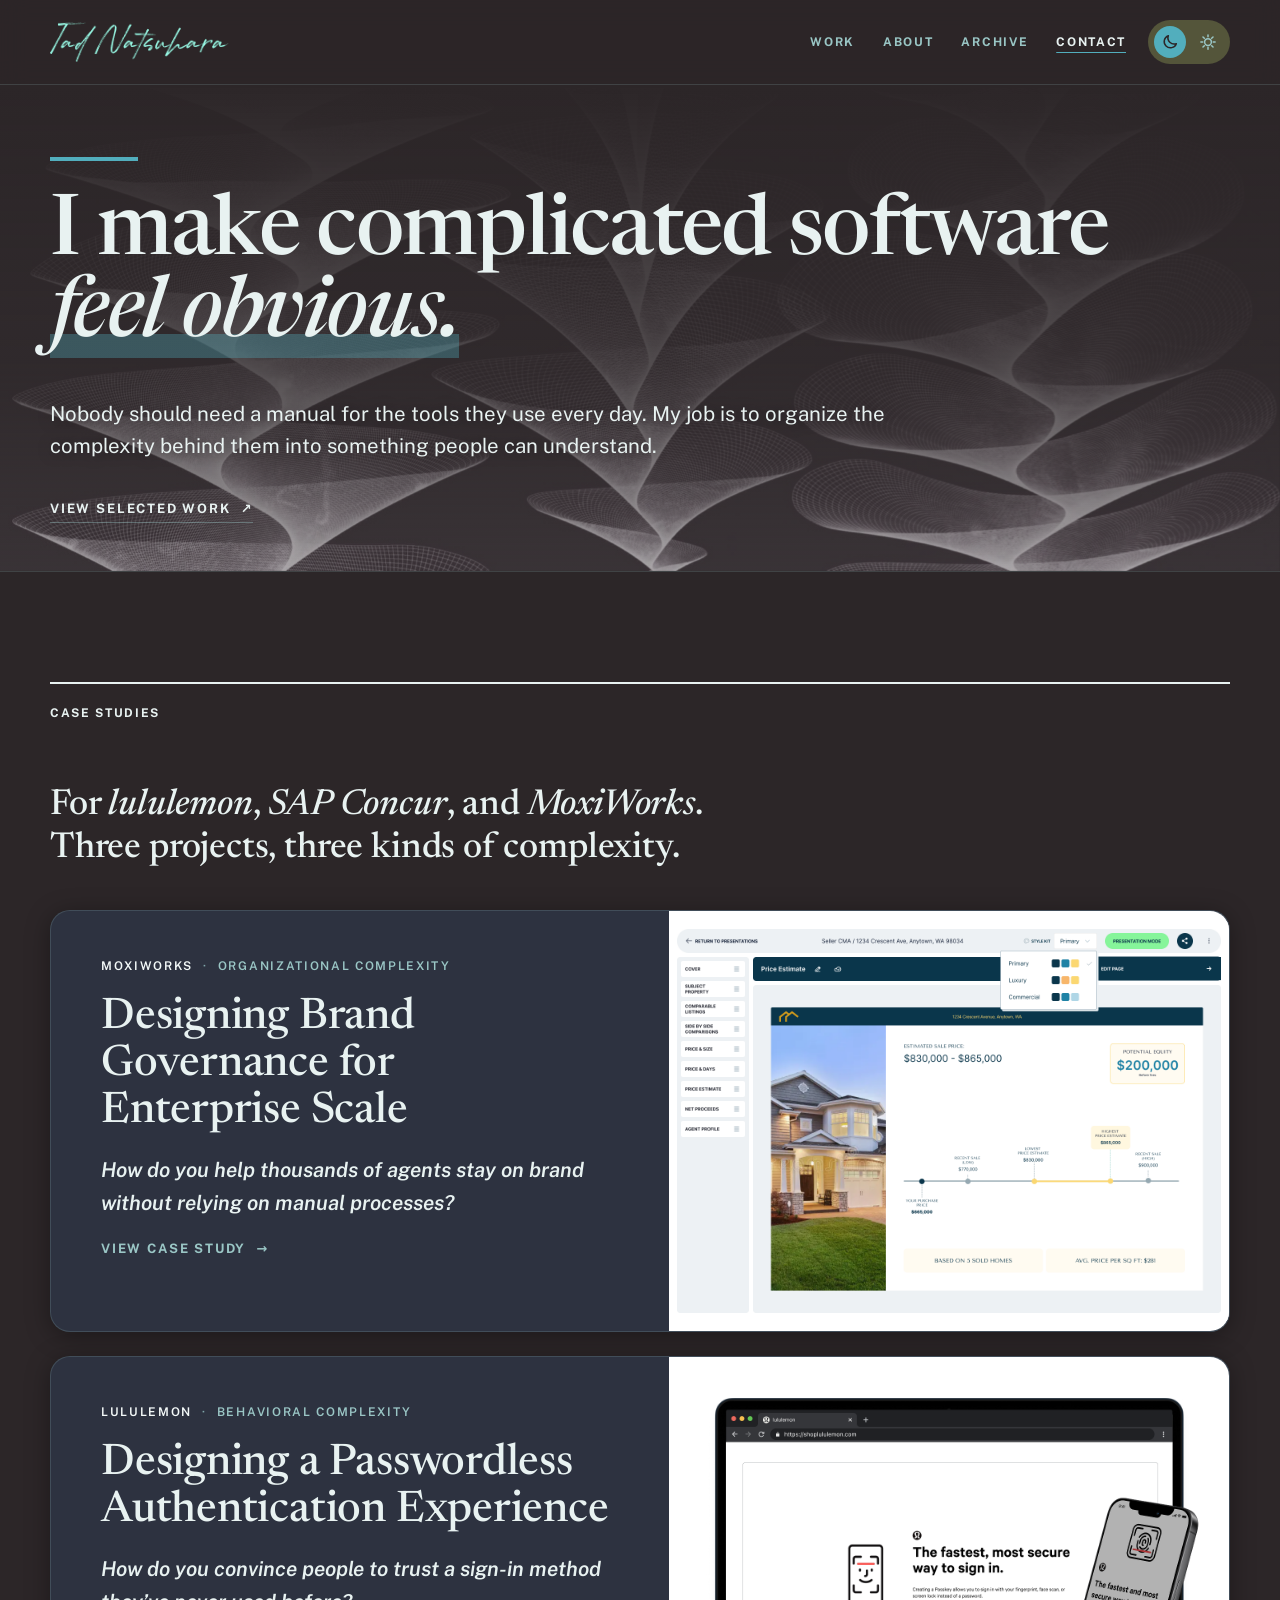
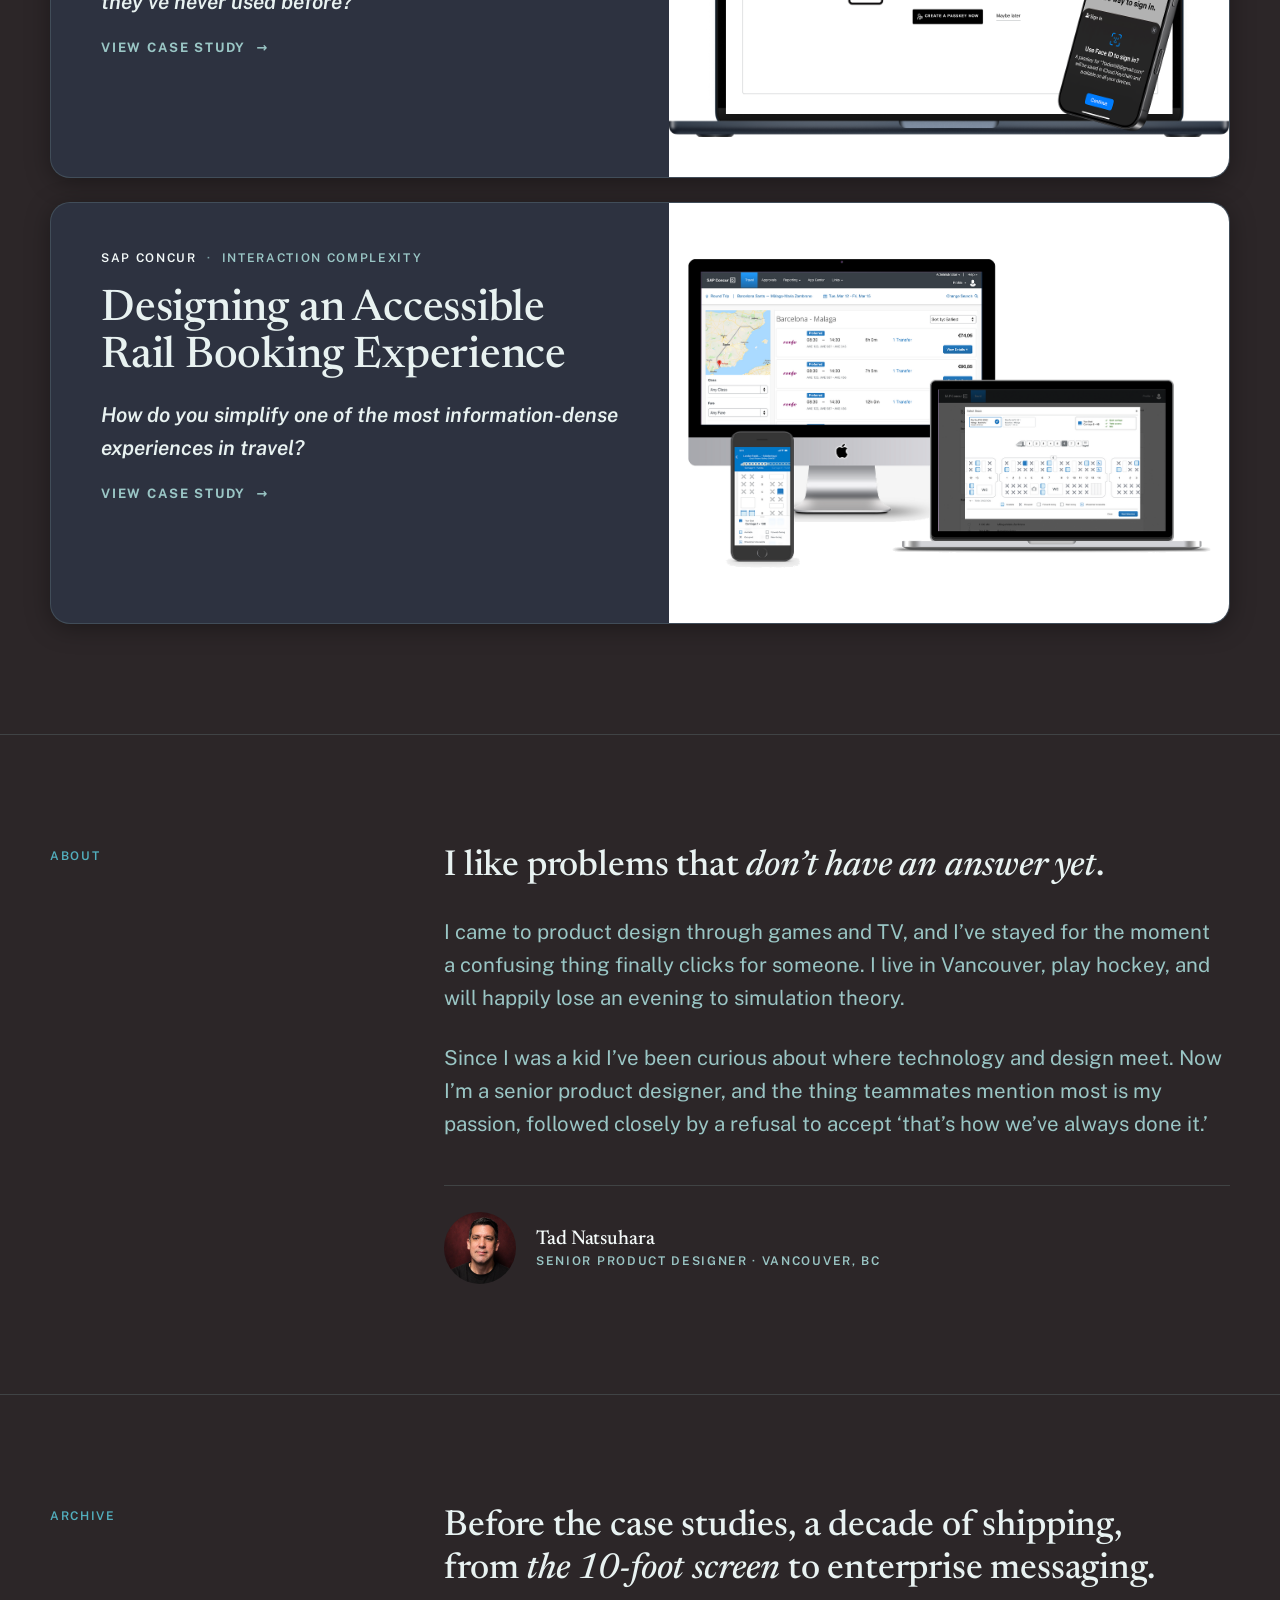
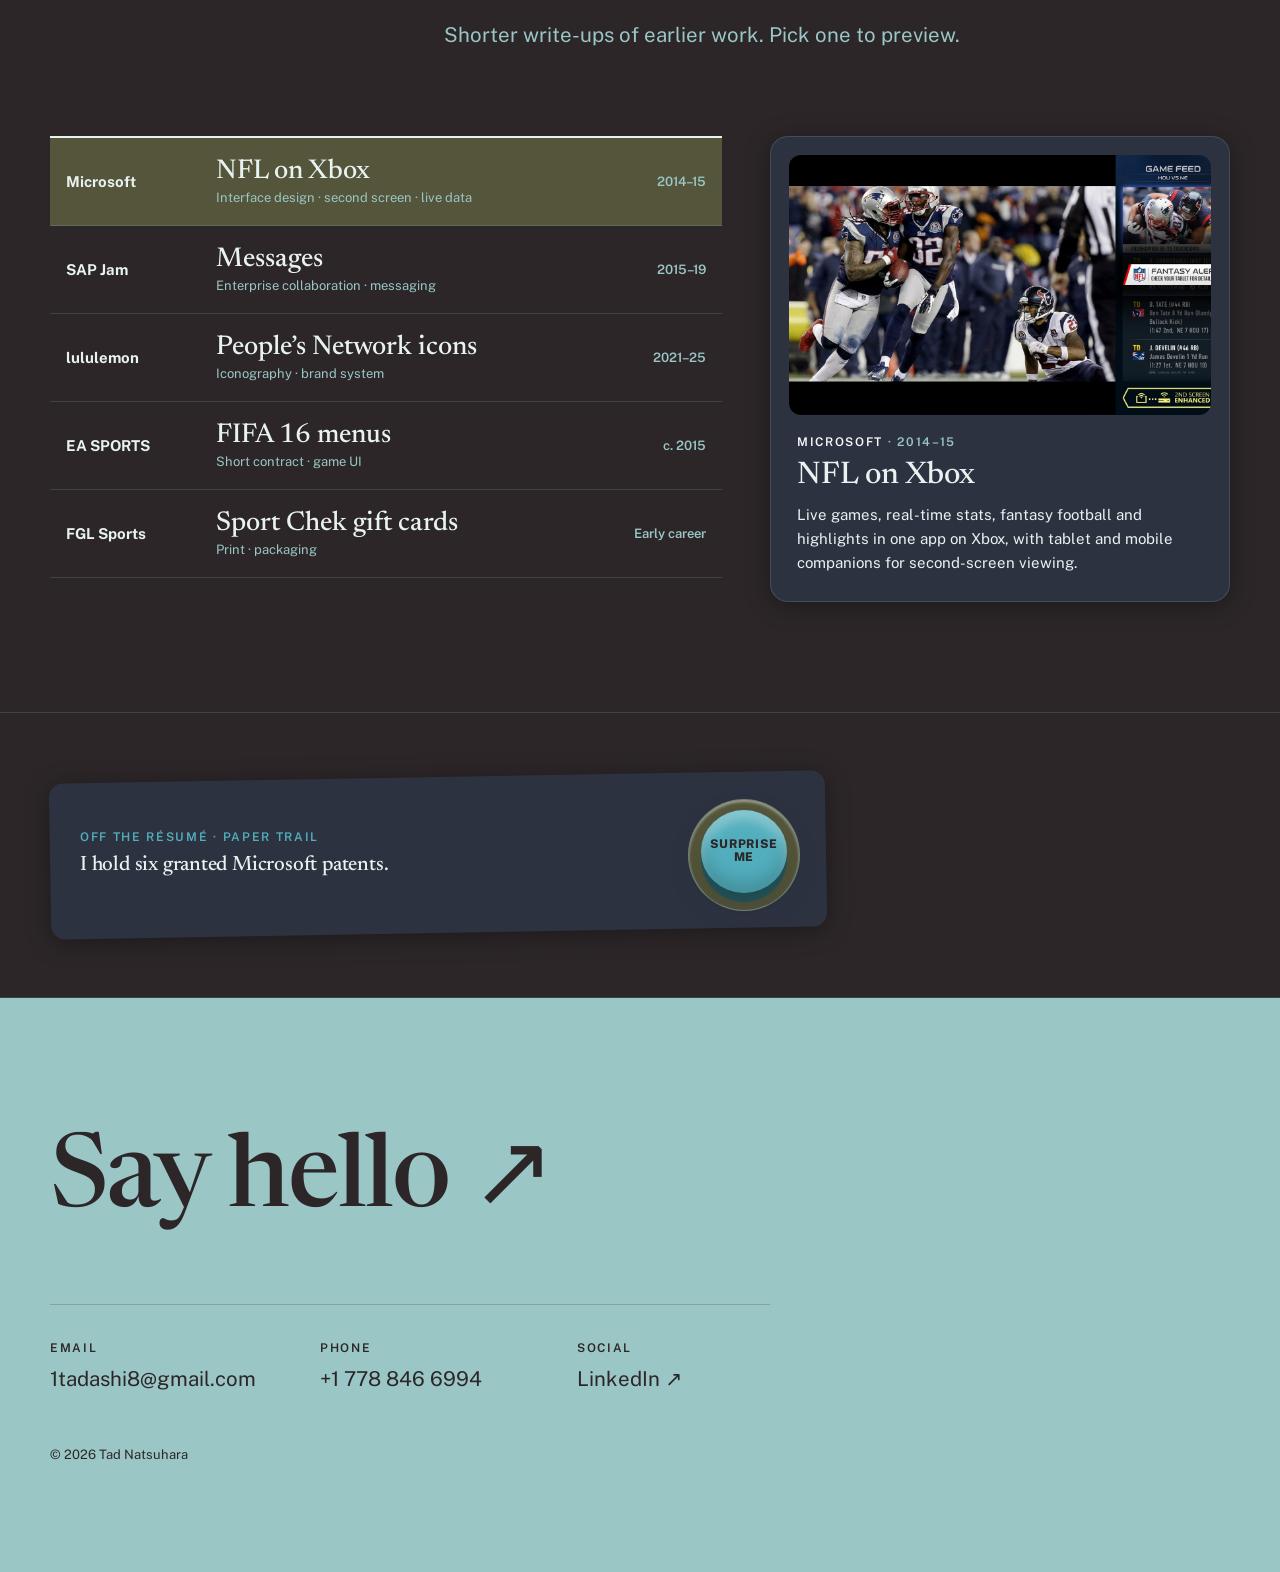
<file: index.html>
<!doctype html>
<html lang="en" data-theme="dark">
<head>
  <meta charset="utf-8" />
  <script>
    document.documentElement.className += ' js';
    /* Theme before first paint: saved choice, else dark.
       Dark is the default regardless of OS preference; a visitor's explicit
       toggle is remembered. */
    (function () {
      var t; try { t = localStorage.getItem('theme'); } catch (e) {}
      if (t !== 'light' && t !== 'dark') { t = 'dark'; }
      document.documentElement.setAttribute('data-theme', t);
    })();
  </script>
  <meta name="viewport" content="width=device-width, initial-scale=1" />
  <title>Tad Natsuhara · Senior Product Designer</title>
  <meta name="description" content="Tad Natsuhara, Senior Product Designer in Vancouver, BC. I design products that simplify complex systems." />

  <!-- Open Graph / social preview -->
  <meta property="og:type" content="website" />
  <meta property="og:url" content="https://tadnatsuhara.com/" />
  <meta property="og:title" content="Tad Natsuhara · Senior Product Designer" />
  <meta property="og:description" content="I design products that simplify complex systems. Case studies with lululemon, SAP Concur, and MoxiWorks." />
  <meta property="og:image" content="https://tadnatsuhara.com/images/portrait.jpg" />
  <meta name="twitter:card" content="summary_large_image" />
  <meta name="twitter:title" content="Tad Natsuhara · Senior Product Designer" />
  <meta name="twitter:description" content="I design products that simplify complex systems. Case studies with lululemon, SAP Concur, and MoxiWorks." />
  <meta name="twitter:image" content="https://tadnatsuhara.com/images/portrait.jpg" />

  <link rel="icon" href="data:image/svg+xml,%3Csvg xmlns='http://www.w3.org/2000/svg' viewBox='0 0 100 100'%3E%3Crect width='100' height='100' rx='22' fill='%2352AEBD'/%3E%3Ctext x='50' y='70' font-size='60' font-family='Georgia,serif' font-weight='700' fill='%232C2628' text-anchor='middle'%3ET%3C/text%3E%3C/svg%3E" />

  <!-- Newsreader (display serif, italics) + Public Sans (body/nav sans) -->
  <link rel="preconnect" href="https://fonts.googleapis.com" />
  <link rel="preconnect" href="https://fonts.gstatic.com" crossorigin />
  <link href="https://fonts.googleapis.com/css2?family=Newsreader:ital,opsz,wght@0,6..72,400;0,6..72,500;0,6..72,600;1,6..72,400;1,6..72,500;1,6..72,600&family=Public+Sans:ital,wght@0,400;0,500;0,600;0,700;1,400;1,600&display=swap" rel="stylesheet" />

  <!-- Single source of truth for all design values -->
  <link rel="stylesheet" href="css/tokens.css?v=177" />
  <!-- Component + layout styles (tokens only, no hardcoded values) -->
  <link rel="stylesheet" href="css/components.css?v=177" />
</head>
<body>
  <!-- Page is rendered from data by js/app.js — never hand-written markup per section.
       Content between the BUILD markers is pre-rendered by scripts/build.mjs from the
       same content/component files, so crawlers see full HTML with no JS required.
       js/app.js still re-renders this on load to wire up animations/interactions. -->
  <div id="app"><!-- BUILD:START --><a class="skip-link" href="#content">Skip to content</a>
    <header class="site-header">
      <div class="container site-header__inner">
        <a class="site-header__name" href="#top"><img class="site-header__logo" src="images/TN_Port_Logo.png" alt="Tad Natsuhara" width="201" height="45" /></a>
        <div class="site-header__cluster">
          <nav class="site-header__nav" id="primary-nav" aria-label="Primary">
            <a class="site-header__link" href="#work">Work</a><a class="site-header__link" href="#about">About</a><a class="site-header__link" href="#archive">Archive</a><a class="site-header__link" href="#contact">Contact</a>
          </nav>
          
    <div class="theme-toggle" role="group" aria-label="Color theme">
      <button type="button" class="theme-toggle__item" data-theme-btn="dark" aria-pressed="false" aria-label="Dark theme"><svg class="theme-toggle__icon" viewBox="0 0 24 24" width="18" height="18" fill="none" stroke="currentColor" stroke-width="2" stroke-linecap="round" stroke-linejoin="round" aria-hidden="true"><path d="M20.4 14.2A8.3 8.3 0 0 1 9.8 3.6a8.3 8.3 0 1 0 10.6 10.6Z"/></svg></button>
      <button type="button" class="theme-toggle__item" data-theme-btn="light" aria-pressed="false" aria-label="Light theme"><svg class="theme-toggle__icon" viewBox="0 0 24 24" width="18" height="18" fill="none" stroke="currentColor" stroke-width="2" stroke-linecap="round" aria-hidden="true"><circle cx="12" cy="12" r="4.5"/><path d="M12 2.5v2.5M12 19v2.5M2.5 12H5M19 12h2.5M5.3 5.3l1.8 1.8M16.9 16.9l1.8 1.8M18.7 5.3l-1.8 1.8M7.1 16.9l-1.8 1.8"/></svg></button>
      <span class="theme-toggle__thumb" aria-hidden="true"></span>
    </div>
  
          <button class="site-header__toggle" type="button" aria-expanded="false" aria-controls="primary-nav" aria-label="Toggle navigation menu">
            <span class="site-header__toggle-bar"></span>
            <span class="site-header__toggle-bar"></span>
          </button>
        </div>
      </div>
    </header><main id="content">
    <section class="section" id="top">
      <div class="container"><div data-reveal><div class="hero"><hr class="hero__rule" /><h1 class="hero__headline"><span class="hero__line">I make complicated software</span><span class="hero__line hero__line--accent">feel obvious.</span></h1><p class="hero__lead">Nobody should need a manual for the tools they use every day. My job is to organize the complexity behind them into something people can understand.</p><a class="hero__cta" href="#work">View selected work <span class="hero__cta-arrow" aria-hidden="true">&#8599;</span></a></div></div></div>
    </section>
    <section class="section" id="work">
      <div class="container"><div class="section-opener"><h2 class="section-opener__label">Case Studies</h2></div><p class="statement work__intro">For <em class="emph">lululemon</em>, <em class="emph">SAP Concur</em>, and <em class="emph">MoxiWorks</em>. Three projects, three kinds of complexity.</p><div class="case-stack">
    <a class="case-card" id="case-brand-governance" href="case-brand-governance.html" data-reveal>
      <div class="case-card__body">
        <div class="case-card__eyebrow">
          <span class="case-card__client">MoxiWorks</span>
          <span class="case-card__dot" aria-hidden="true">·</span>
          <span class="case-card__theme">Organizational Complexity</span>
        </div>
        <h3 class="case-card__title">Designing Brand Governance for Enterprise Scale</h3>
        <p class="case-card__question">How do you help thousands of agents stay on brand without relying on manual processes?</p>
        <span class="case-card__cta">View case study <span class="case-card__arrow" aria-hidden="true">&rarr;</span></span>
      </div>
      <div class="case-card__media">
        <img class="image-slot__img" src="images/case-studies/brand-gov-multiple-style-kits.png" alt="Agent-facing CMA in the Presentation Builder with the Style Kit switcher open, offering Primary, Luxury, and Commercial kits" width="1400" height="1000" loading="lazy" />
      </div>
    </a>
    <a class="case-card" id="case-passkeys" href="case-passkeys.html" data-reveal>
      <div class="case-card__body">
        <div class="case-card__eyebrow">
          <span class="case-card__client">lululemon</span>
          <span class="case-card__dot" aria-hidden="true">·</span>
          <span class="case-card__theme">Behavioral Complexity</span>
        </div>
        <h3 class="case-card__title">Designing a Passwordless Authentication Experience</h3>
        <p class="case-card__question">How do you convince people to trust a sign-in method they’ve never used before?</p>
        <span class="case-card__cta">View case study <span class="case-card__arrow" aria-hidden="true">&rarr;</span></span>
      </div>
      <div class="case-card__media">
        <img class="image-slot__img" src="images/case-studies/passkeys-thumb.png" alt="lululemon passkey sign-in flow shown on desktop and mobile" width="1360" height="824" loading="lazy" />
      </div>
    </a>
    <a class="case-card" id="case-rail-booking" href="case-rail-booking.html" data-reveal>
      <div class="case-card__body">
        <div class="case-card__eyebrow">
          <span class="case-card__client">SAP Concur</span>
          <span class="case-card__dot" aria-hidden="true">·</span>
          <span class="case-card__theme">Interaction Complexity</span>
        </div>
        <h3 class="case-card__title">Designing an Accessible Rail Booking Experience</h3>
        <p class="case-card__question">How do you simplify one of the most information-dense experiences in travel?</p>
        <span class="case-card__cta">View case study <span class="case-card__arrow" aria-hidden="true">&rarr;</span></span>
      </div>
      <div class="case-card__media">
        <img class="image-slot__img" src="images/case-studies/rail-booking-thumb-cropped.png" alt="SAP Concur rail seat selection across desktop, tablet, and mobile" width="1343" height="832" loading="lazy" />
      </div>
    </a></div></div>
    </section>
    <section class="section" id="about">
      <div class="container"><div data-reveal>
    <div class="split split--about">
      <div class="split__label"><h2 class="eyebrow">About</h2></div>
      <div class="split__content"><p class="statement about__statement">I like problems that <em class="emph">don’t have an answer yet</em>.</p><p class="statement__body">I came to product design through games and TV, and I’ve stayed for the moment a confusing thing finally clicks for someone. I live in Vancouver, play hockey, and will happily lose an evening to simulation theory.</p><p class="statement__body">Since I was a kid I’ve been curious about where technology and design meet. Now I’m a senior product designer, and the thing teammates mention most is my passion, followed closely by a refusal to accept ‘that’s how we’ve always done it.’</p><div class="about__byline"><span class="about__avatar"><img src="images/portrait.jpg" alt="" loading="lazy" /></span><div class="about__byline-text"><span class="about__byline-name">Tad Natsuhara</span><span class="about__byline-meta">Senior Product Designer &middot; Vancouver, BC</span></div></div></div>
    </div></div></div>
    </section>
    <section class="section" id="archive">
      <div class="container"><div data-reveal>
    <div class="split split--about">
      <div class="split__label"><h2 class="eyebrow">Archive</h2></div>
      <div class="split__content"><p class="statement">Before the case studies, a decade of shipping, from <em class="emph">the 10-foot screen</em> to enterprise messaging.</p><p class="statement__body">Shorter write-ups of earlier work. Pick one to preview.</p></div>
    </div><div class="archive" data-archive><div class="archive__list"><button type="button" class="archive__row" data-arch="0" aria-pressed="true"><span class="archive__co">Microsoft</span><span class="archive__main"><span class="archive__title">NFL on Xbox</span><span class="archive__tags">Interface design · second screen · live data</span></span><span class="archive__year">2014–15</span></button><button type="button" class="archive__row" data-arch="1" aria-pressed="false"><span class="archive__co">SAP Jam</span><span class="archive__main"><span class="archive__title">Messages</span><span class="archive__tags">Enterprise collaboration · messaging</span></span><span class="archive__year">2015–19</span></button><button type="button" class="archive__row" data-arch="2" aria-pressed="false"><span class="archive__co">lululemon</span><span class="archive__main"><span class="archive__title">People’s Network icons</span><span class="archive__tags">Iconography · brand system</span></span><span class="archive__year">2021–25</span></button><button type="button" class="archive__row" data-arch="3" aria-pressed="false"><span class="archive__co">EA SPORTS</span><span class="archive__main"><span class="archive__title">FIFA 16 menus</span><span class="archive__tags">Short contract · game UI</span></span><span class="archive__year">c. 2015</span></button><button type="button" class="archive__row" data-arch="4" aria-pressed="false"><span class="archive__co">FGL Sports</span><span class="archive__main"><span class="archive__title">Sport Chek gift cards</span><span class="archive__tags">Print · packaging</span></span><span class="archive__year">Early career</span></button></div><div class="archive__preview" aria-live="polite"><div class="archive__img" data-arch-imgbox style="background:#0B0F1A"><img data-arch-img src="images/work/xbox.jpg" alt="NFL on Xbox game feed with a fantasy alert" style="object-fit:cover" loading="lazy" /></div><div class="archive__meta"><span class="archive__kicker"><b data-arch-co>Microsoft</b> &middot; <span data-arch-year>2014–15</span></span><h3 class="archive__ptitle" data-arch-title>NFL on Xbox</h3><p class="archive__blurb" data-arch-blurb>Live games, real-time stats, fantasy football and highlights in one app on Xbox, with tablet and mobile companions for second-screen viewing.</p></div></div></div></div></div>
    </section>
    <section class="section section--surprise" id="surprise">
      <div class="container"><div data-reveal><div class="facts" data-facts><div class="facts__body"><span class="eyebrow">Off the résumé &middot; <span data-fact-tag>Paper trail</span></span><p class="facts__text" data-fact-text aria-live="polite">I hold six granted Microsoft patents.</p></div><button type="button" class="facts__btn" data-fact-btn aria-label="Surprise me"><span class="fa__base"></span><span class="fa__wall"></span><span class="fa__dome"><span class="fa__label">Surprise me</span></span></button></div></div></div>
    </section></main>
    <footer class="site-footer section--footer" id="contact" data-reveal>
      <div class="container">
        <h2 class="site-footer__cta-heading"><a class="site-footer__cta" href="mailto:1tadashi8@gmail.com">Say hello
          <span class="site-footer__arrow" aria-hidden="true">&#8599;</span>
        </a></h2>
        <div class="site-footer__details">
          <div class="site-footer__col">
            <span class="eyebrow">Email</span>
            <a class="site-footer__link" href="mailto:1tadashi8@gmail.com">1tadashi8@gmail.com</a>
          </div>
          <div class="site-footer__col">
            <span class="eyebrow">Phone</span>
            <a class="site-footer__link" href="tel:+17788466994">+1 778 846 6994</a>
          </div>
          <div class="site-footer__col">
            <span class="eyebrow">Social</span>
            <a class="site-footer__link" href="https://www.linkedin.com/in/tad-natsuhara-design" target="_blank" rel="noopener">
              LinkedIn <span aria-hidden="true">&#8599;</span>
            </a>
          </div>
        </div>
        <p class="site-footer__copyright">&copy; 2026 Tad Natsuhara</p>
      </div>
    </footer><!-- BUILD:END --></div>
  <noscript>
    <div class="noscript-notice container">
      <p>Some animations are disabled without JavaScript, but everything else on this page works as shown.</p>
    </div>
  </noscript>

  <!-- Classic scripts, loaded in order so the site opens directly from file:// with no build step -->
  <!-- Cache-busting: bump ?v= on every one of these files whenever js/ or css/ changes -->
  <script src="js/content.js?v=177"></script>
  <script src="js/components.js?v=177"></script>
  <script src="js/app.js?v=177"></script>
</body>
</html>
</file>
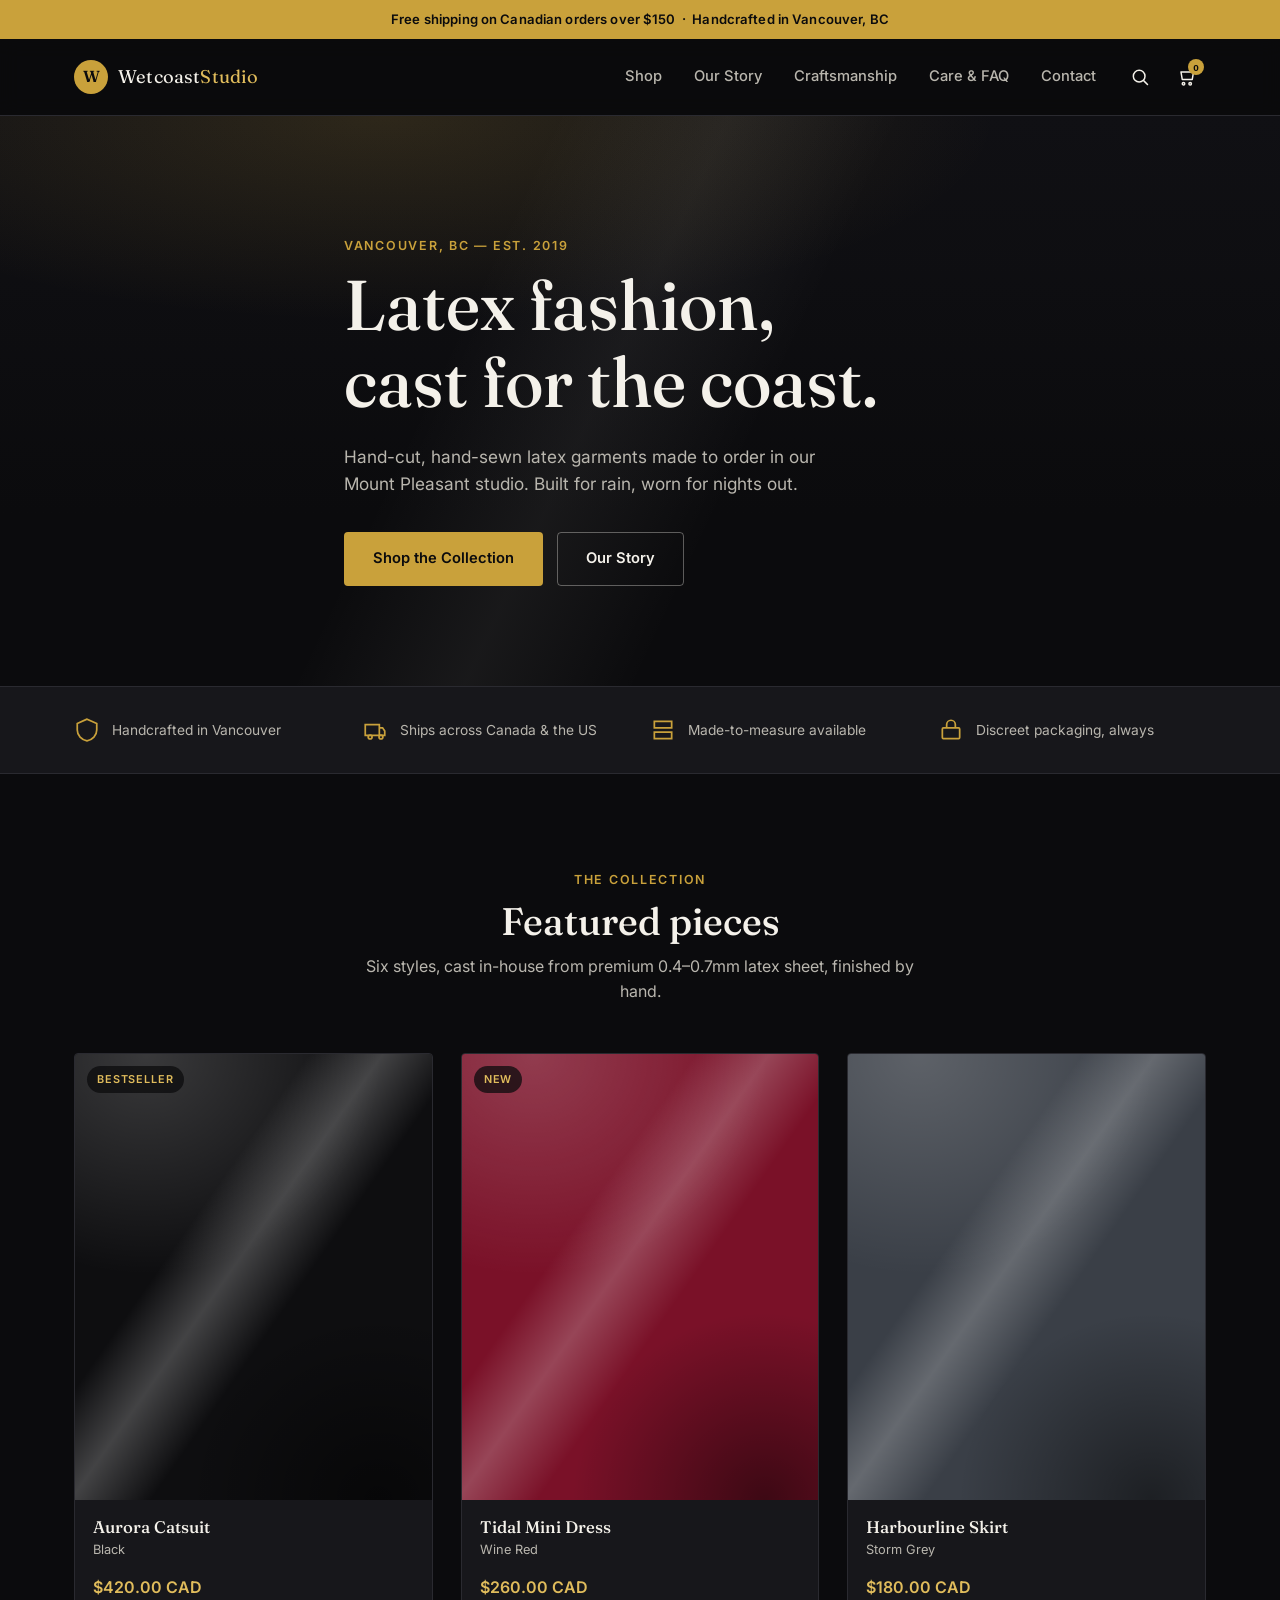
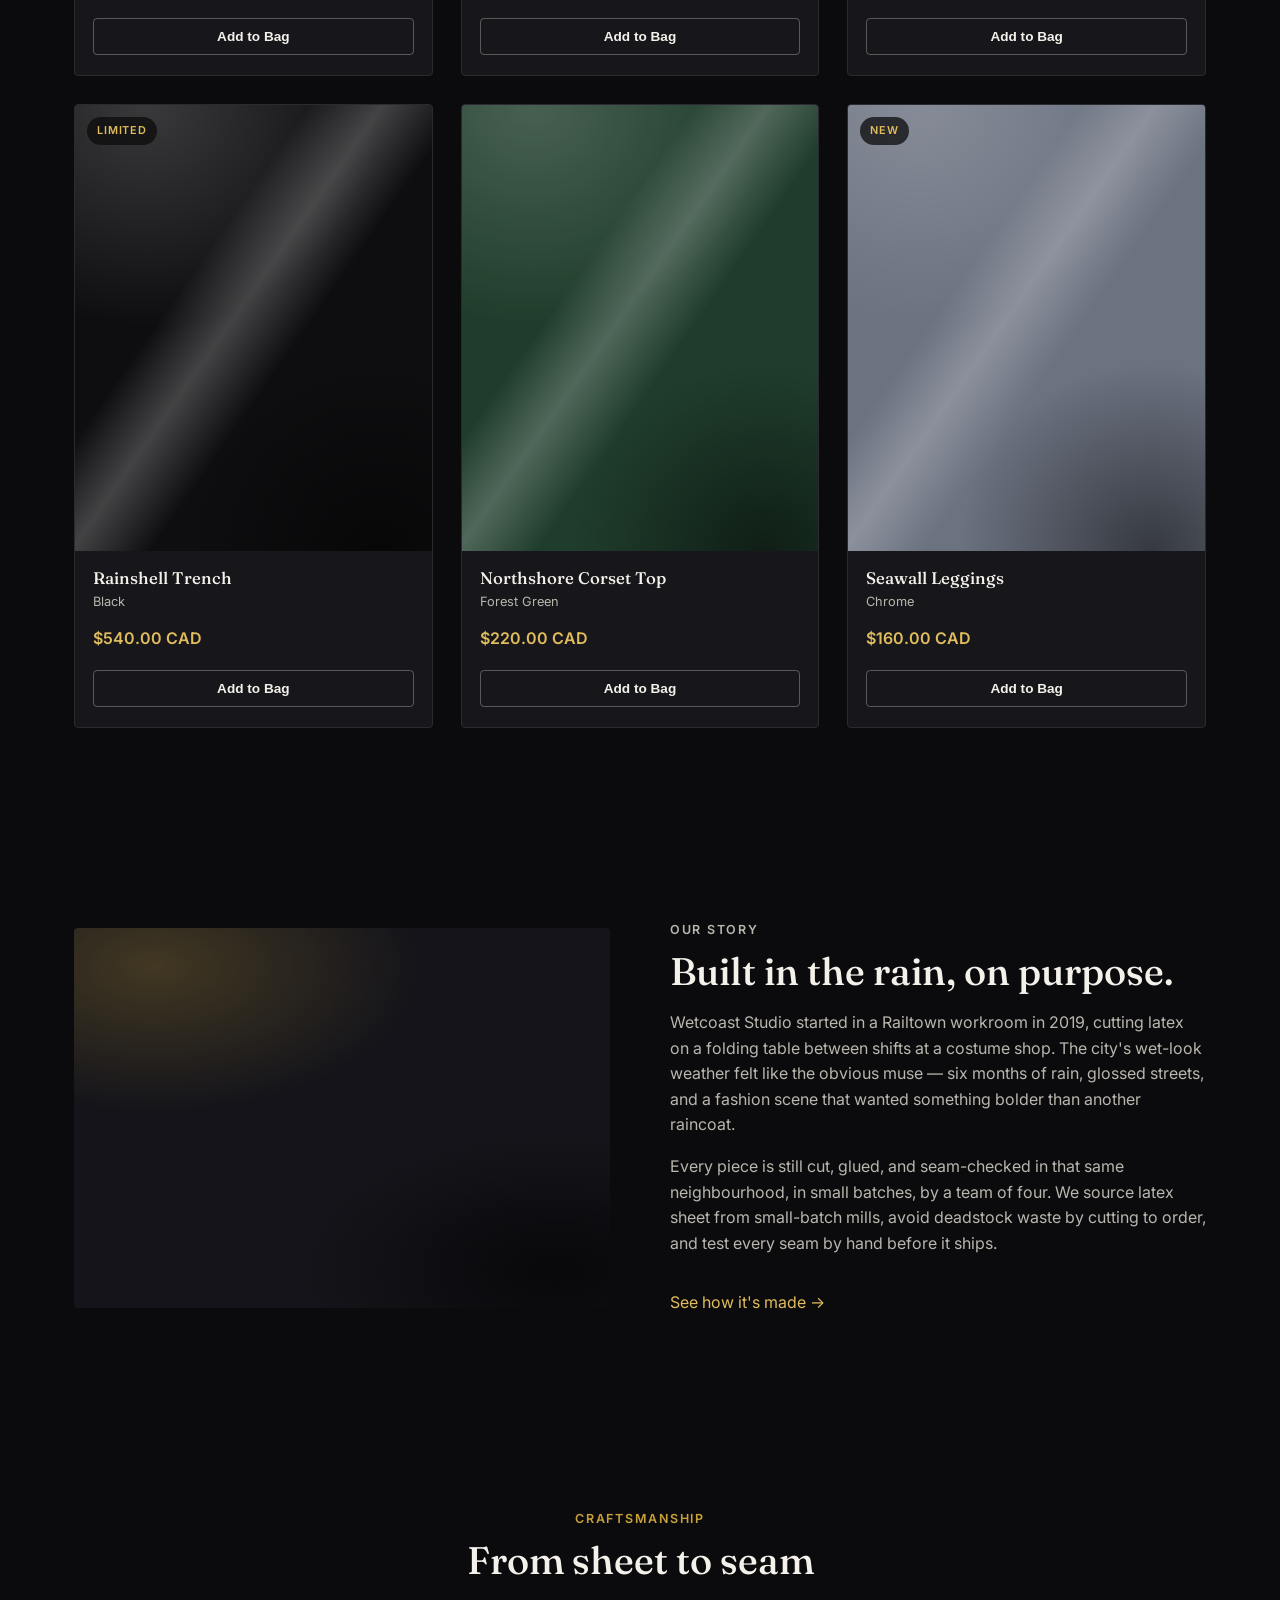
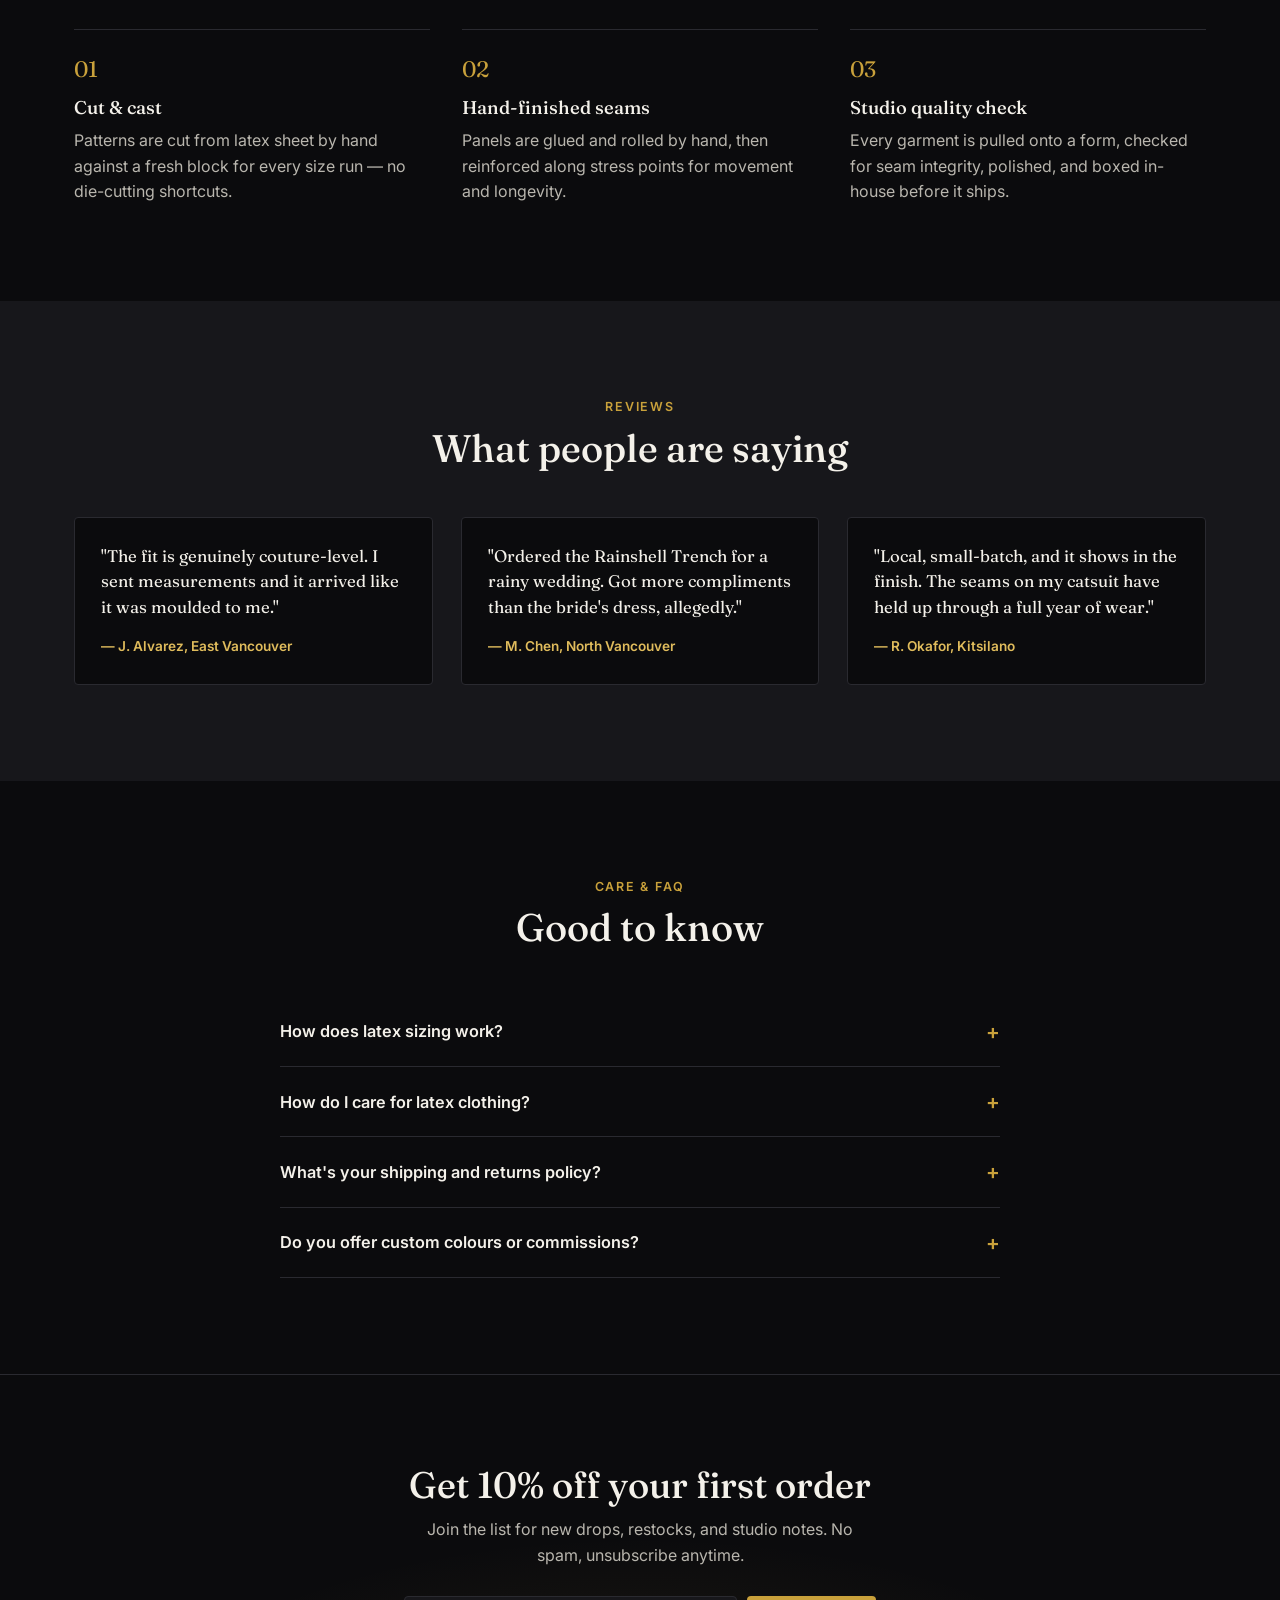
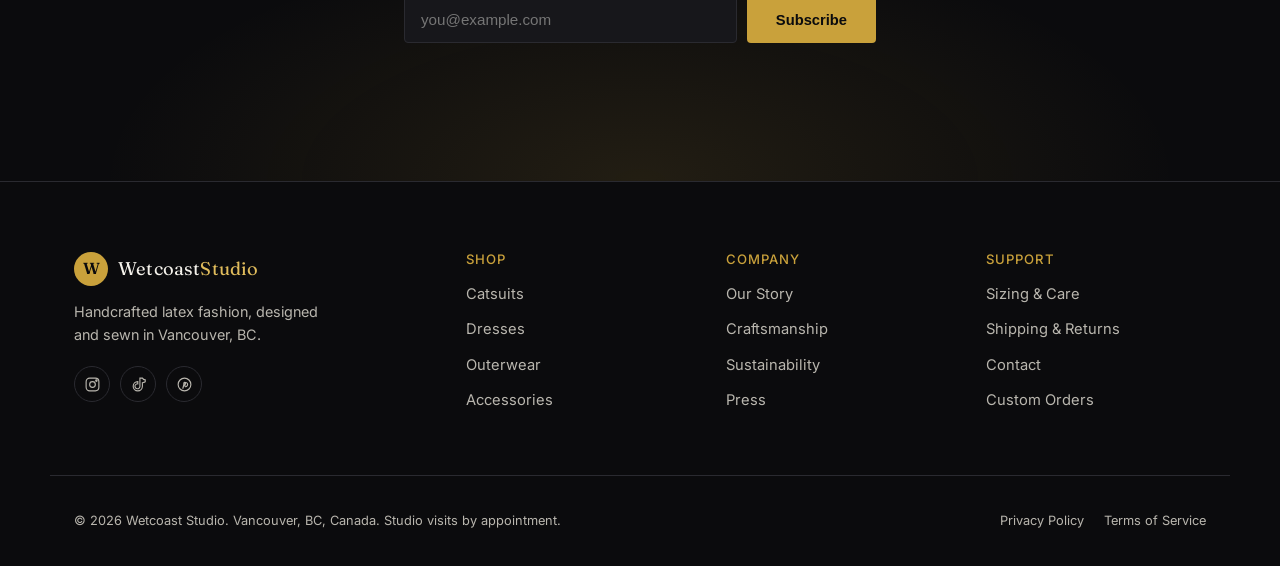
<file: wetcoast-latex/index.html>
<!DOCTYPE html>
<html lang="en">
<head>
<meta charset="UTF-8">
<meta name="viewport" content="width=device-width, initial-scale=1.0">
<title>Wetcoast Studio — Latex Fashion, Made in Vancouver</title>
<meta name="description" content="Handcrafted latex fashion designed and sewn in Vancouver, BC. Made-to-measure catsuits, dresses, and outerwear, cast for the coast.">
<meta name="theme-color" content="#0b0b0d">

<!-- Open Graph -->
<meta property="og:type" content="website">
<meta property="og:title" content="Wetcoast Studio — Latex Fashion, Made in Vancouver">
<meta property="og:description" content="Handcrafted latex fashion designed and sewn in Vancouver, BC. Made-to-measure catsuits, dresses, and outerwear, cast for the coast.">
<meta property="og:image" content="images/og-cover.svg">
<meta property="og:locale" content="en_CA">

<!-- Twitter -->
<meta name="twitter:card" content="summary_large_image">
<meta name="twitter:title" content="Wetcoast Studio — Latex Fashion, Made in Vancouver">
<meta name="twitter:description" content="Handcrafted latex fashion designed and sewn in Vancouver, BC.">

<link rel="icon" href="data:image/svg+xml,%3Csvg xmlns='http://www.w3.org/2000/svg' viewBox='0 0 100 100'%3E%3Crect width='100' height='100' rx='20' fill='%230b0b0d'/%3E%3Cpath d='M50 20c14 20 24 32 24 46a24 24 0 1 1-48 0c0-14 10-26 24-46z' fill='%23c9a13b'/%3E%3C/svg%3E">

<link rel="preconnect" href="https://fonts.googleapis.com">
<link rel="preconnect" href="https://fonts.gstatic.com" crossorigin>
<link href="https://fonts.googleapis.com/css2?family=Fraunces:opsz,wght@9..144,400;9..144,500;9..144,600&family=Inter:wght@400;500;600;700&display=swap" rel="stylesheet">

<link rel="stylesheet" href="css/style.css?v=1">

<!-- Structured data -->
<script type="application/ld+json">
{
  "@context": "https://schema.org",
  "@type": "ClothingStore",
  "name": "Wetcoast Studio",
  "description": "Handcrafted latex fashion designed and sewn in Vancouver, BC.",
  "url": "https://example.com",
  "address": {
    "@type": "PostalAddress",
    "addressLocality": "Vancouver",
    "addressRegion": "BC",
    "addressCountry": "CA"
  },
  "priceRange": "$$-$$$"
}
</script>
</head>
<body>

<a class="skip-link" href="#main">Skip to content</a>

<!-- Announcement bar -->
<div class="announce" role="note">
  Free shipping on Canadian orders over $150 &nbsp;·&nbsp; Handcrafted in Vancouver, BC
</div>

<!-- Header -->
<header class="site-header" id="site-header">
  <div class="wrap header-inner">
    <button class="nav-toggle" id="navToggle" aria-expanded="false" aria-controls="primaryNav" aria-label="Toggle menu">
      <span></span><span></span><span></span>
    </button>

    <a href="#main" class="logo" aria-label="Wetcoast Studio home">
      <span class="logo-mark" aria-hidden="true">W</span>
      <span class="logo-word">Wetcoast<em>Studio</em></span>
    </a>

    <nav class="primary-nav" id="primaryNav" aria-label="Primary">
      <a href="#shop">Shop</a>
      <a href="#story">Our Story</a>
      <a href="#process">Craftsmanship</a>
      <a href="#faq">Care &amp; FAQ</a>
      <a href="#newsletter">Contact</a>
    </nav>

    <div class="header-actions">
      <button class="icon-btn" id="searchToggle" aria-label="Search" aria-expanded="false" aria-controls="searchBar">
        <svg viewBox="0 0 24 24" aria-hidden="true"><circle cx="11" cy="11" r="7"/><line x1="21" y1="21" x2="16.65" y2="16.65"/></svg>
      </button>
      <button class="icon-btn cart-btn" id="cartToggle" aria-label="Open cart" aria-expanded="false" aria-controls="cartDrawer">
        <svg viewBox="0 0 24 24" aria-hidden="true"><path d="M6 6h15l-1.5 9h-12z"/><circle cx="9" cy="20" r="1.5"/><circle cx="17" cy="20" r="1.5"/></svg>
        <span class="cart-count" id="cartCount">0</span>
      </button>
    </div>
  </div>

  <div class="search-bar" id="searchBar" hidden>
    <div class="wrap">
      <input type="search" placeholder="Search catsuits, dresses, outerwear…" aria-label="Search products">
    </div>
  </div>
</header>

<main id="main">

  <!-- Hero -->
  <section class="hero">
    <div class="hero-sheen" aria-hidden="true"></div>
    <div class="wrap hero-inner">
      <p class="eyebrow">Vancouver, BC — Est. 2019</p>
      <h1>Latex fashion,<br>cast for the coast.</h1>
      <p class="hero-sub">
        Hand-cut, hand-sewn latex garments made to order in our Mount Pleasant
        studio. Built for rain, worn for nights out.
      </p>
      <div class="hero-cta">
        <a href="#shop" class="btn btn-primary">Shop the Collection</a>
        <a href="#story" class="btn btn-ghost">Our Story</a>
      </div>
    </div>
  </section>

  <!-- Trust bar -->
  <section class="trust-bar" aria-label="Why shop with us">
    <div class="wrap trust-grid">
      <div class="trust-item">
        <svg viewBox="0 0 24 24" aria-hidden="true"><path d="M12 2 3 6v6c0 5 4 9 9 10 5-1 9-5 9-10V6z"/></svg>
        <span>Handcrafted in Vancouver</span>
      </div>
      <div class="trust-item">
        <svg viewBox="0 0 24 24" aria-hidden="true"><path d="M3 7h13v10H3zM16 10h3l2 3v4h-5z"/><circle cx="7.5" cy="18.5" r="1.8"/><circle cx="17.5" cy="18.5" r="1.8"/></svg>
        <span>Ships across Canada &amp; the US</span>
      </div>
      <div class="trust-item">
        <svg viewBox="0 0 24 24" aria-hidden="true"><path d="M4 4h16v6H4zM4 14h16v6H4z"/><path d="M8 7h.01M8 17h.01"/></svg>
        <span>Made-to-measure available</span>
      </div>
      <div class="trust-item">
        <svg viewBox="0 0 24 24" aria-hidden="true"><rect x="4" y="10" width="16" height="10" rx="1"/><path d="M8 10V7a4 4 0 0 1 8 0v3"/></svg>
        <span>Discreet packaging, always</span>
      </div>
    </div>
  </section>

  <!-- Shop / product grid -->
  <section class="shop" id="shop">
    <div class="wrap">
      <div class="section-head">
        <p class="eyebrow">The Collection</p>
        <h2>Featured pieces</h2>
        <p class="section-sub">Six styles, cast in-house from premium 0.4–0.7mm latex sheet, finished by hand.</p>
      </div>

      <div class="product-grid" id="productGrid"></div>
    </div>
  </section>

  <!-- Story -->
  <section class="story" id="story">
    <div class="wrap story-grid">
      <div class="story-visual" aria-hidden="true">
        <div class="swatch swatch-story"></div>
      </div>
      <div class="story-copy">
        <p class="eyebrow">Our Story</p>
        <h2>Built in the rain, on purpose.</h2>
        <p>
          Wetcoast Studio started in a Railtown workroom in 2019, cutting
          latex on a folding table between shifts at a costume shop. The
          city's wet-look weather felt like the obvious muse — six months of
          rain, glossed streets, and a fashion scene that wanted something
          bolder than another raincoat.
        </p>
        <p>
          Every piece is still cut, glued, and seam-checked in that same
          neighbourhood, in small batches, by a team of four. We source
          latex sheet from small-batch mills, avoid deadstock waste by
          cutting to order, and test every seam by hand before it ships.
        </p>
        <a href="#process" class="text-link">See how it's made →</a>
      </div>
    </div>
  </section>

  <!-- Process -->
  <section class="process" id="process">
    <div class="wrap">
      <div class="section-head">
        <p class="eyebrow">Craftsmanship</p>
        <h2>From sheet to seam</h2>
      </div>
      <ol class="process-grid">
        <li>
          <span class="step-no">01</span>
          <h3>Cut &amp; cast</h3>
          <p>Patterns are cut from latex sheet by hand against a fresh block for every size run — no die-cutting shortcuts.</p>
        </li>
        <li>
          <span class="step-no">02</span>
          <h3>Hand-finished seams</h3>
          <p>Panels are glued and rolled by hand, then reinforced along stress points for movement and longevity.</p>
        </li>
        <li>
          <span class="step-no">03</span>
          <h3>Studio quality check</h3>
          <p>Every garment is pulled onto a form, checked for seam integrity, polished, and boxed in-house before it ships.</p>
        </li>
      </ol>
    </div>
  </section>

  <!-- Testimonials -->
  <section class="testimonials" aria-label="Customer reviews">
    <div class="wrap">
      <div class="section-head">
        <p class="eyebrow">Reviews</p>
        <h2>What people are saying</h2>
      </div>
      <div class="testimonial-grid">
        <figure class="testimonial">
          <blockquote>"The fit is genuinely couture-level. I sent measurements and it arrived like it was moulded to me."</blockquote>
          <figcaption>— J. Alvarez, East Vancouver</figcaption>
        </figure>
        <figure class="testimonial">
          <blockquote>"Ordered the Rainshell Trench for a rainy wedding. Got more compliments than the bride's dress, allegedly."</blockquote>
          <figcaption>— M. Chen, North Vancouver</figcaption>
        </figure>
        <figure class="testimonial">
          <blockquote>"Local, small-batch, and it shows in the finish. The seams on my catsuit have held up through a full year of wear."</blockquote>
          <figcaption>— R. Okafor, Kitsilano</figcaption>
        </figure>
      </div>
    </div>
  </section>

  <!-- FAQ -->
  <section class="faq" id="faq">
    <div class="wrap">
      <div class="section-head">
        <p class="eyebrow">Care &amp; FAQ</p>
        <h2>Good to know</h2>
      </div>
      <div class="faq-list">
        <details>
          <summary>How does latex sizing work?</summary>
          <p>Latex has zero stretch memory tolerance for guesswork, so we size to real body measurements rather than standard S/M/L. Every product page includes a measurement guide, and made-to-measure is available at checkout for a small upcharge.</p>
        </details>
        <details>
          <summary>How do I care for latex clothing?</summary>
          <p>Hand wash in lukewarm water with a mild, oil-free soap, air dry away from direct sunlight, then polish with a silicone-based latex shine spray. Store on a padded hanger or flat, away from metal and direct heat.</p>
        </details>
        <details>
          <summary>What's your shipping and returns policy?</summary>
          <p>Orders ship within 5–7 business days (made-to-measure: 2–3 weeks). Standard sizes are returnable within 14 days unworn and with tags attached; made-to-measure pieces are final sale.</p>
        </details>
        <details>
          <summary>Do you offer custom colours or commissions?</summary>
          <p>Yes — get in touch through the contact form with reference imagery and we'll follow up with a quote and timeline, usually within three business days.</p>
        </details>
      </div>
    </div>
  </section>

  <!-- Newsletter -->
  <section class="newsletter" id="newsletter">
    <div class="wrap newsletter-inner">
      <h2>Get 10% off your first order</h2>
      <p>Join the list for new drops, restocks, and studio notes. No spam, unsubscribe anytime.</p>
      <form id="newsletterForm" class="newsletter-form" novalidate>
        <label class="sr-only" for="newsletterEmail">Email address</label>
        <input type="email" id="newsletterEmail" name="email" placeholder="you@example.com" required autocomplete="email">
        <button type="submit" class="btn btn-primary">Subscribe</button>
      </form>
      <p class="newsletter-status" id="newsletterStatus" role="status" aria-live="polite"></p>
    </div>
  </section>

</main>

<!-- Cart drawer -->
<div class="cart-overlay" id="cartOverlay" hidden></div>
<aside class="cart-drawer" id="cartDrawer" aria-label="Shopping cart" aria-hidden="true">
  <div class="cart-header">
    <h2>Your Bag</h2>
    <button class="icon-btn" id="cartClose" aria-label="Close cart">
      <svg viewBox="0 0 24 24" aria-hidden="true"><line x1="4" y1="4" x2="20" y2="20"/><line x1="20" y1="4" x2="4" y2="20"/></svg>
    </button>
  </div>
  <div class="cart-items" id="cartItems">
    <p class="cart-empty" id="cartEmpty">Your bag is empty.</p>
  </div>
  <div class="cart-footer">
    <div class="cart-subtotal">
      <span>Subtotal</span>
      <span id="cartSubtotal">$0.00 CAD</span>
    </div>
    <p class="cart-note">Shipping &amp; taxes calculated at checkout.</p>
    <button class="btn btn-primary btn-block" id="checkoutBtn">Checkout</button>
  </div>
</aside>

<!-- Footer -->
<footer class="site-footer">
  <div class="wrap footer-grid">
    <div class="footer-brand">
      <a href="#main" class="logo" aria-label="Wetcoast Studio home">
        <span class="logo-mark" aria-hidden="true">W</span>
        <span class="logo-word">Wetcoast<em>Studio</em></span>
      </a>
      <p>Handcrafted latex fashion, designed and sewn in Vancouver, BC.</p>
      <div class="social-links">
        <a href="#" aria-label="Wetcoast Studio on Instagram">
          <svg viewBox="0 0 24 24" aria-hidden="true"><rect x="3" y="3" width="18" height="18" rx="5"/><circle cx="12" cy="12" r="4"/><circle cx="17.5" cy="6.5" r="1"/></svg>
        </a>
        <a href="#" aria-label="Wetcoast Studio on TikTok">
          <svg viewBox="0 0 24 24" aria-hidden="true"><path d="M14 3v11.5a3.5 3.5 0 1 1-3-3.46V8a6.5 6.5 0 1 0 6.5 6.5V9.5a6.9 6.9 0 0 0 4-1.3V5.4a4.6 4.6 0 0 1-4-2.4H14z"/></svg>
        </a>
        <a href="#" aria-label="Wetcoast Studio on Pinterest">
          <svg viewBox="0 0 24 24" aria-hidden="true"><circle cx="12" cy="12" r="9"/><path d="M9.5 18c.6-2 1.2-4.3 1.7-6.4a2.6 2.6 0 0 1 5-.8c.6 1.6-.4 4.3-2.2 4.3-1 0-1.7-.8-1.5-1.8.3-1.2 1-2.4.9-3.2 0-1.7-2.4-1.4-2.4.8 0 .6.2 1 .2 1s-1 4-1.1 4.7"/></svg>
        </a>
      </div>
    </div>

    <div class="footer-col">
      <h3>Shop</h3>
      <a href="#shop">Catsuits</a>
      <a href="#shop">Dresses</a>
      <a href="#shop">Outerwear</a>
      <a href="#shop">Accessories</a>
    </div>

    <div class="footer-col">
      <h3>Company</h3>
      <a href="#story">Our Story</a>
      <a href="#process">Craftsmanship</a>
      <a href="#">Sustainability</a>
      <a href="#">Press</a>
    </div>

    <div class="footer-col">
      <h3>Support</h3>
      <a href="#faq">Sizing &amp; Care</a>
      <a href="#faq">Shipping &amp; Returns</a>
      <a href="#newsletter">Contact</a>
      <a href="#">Custom Orders</a>
    </div>
  </div>

  <div class="wrap footer-bottom">
    <p>© 2026 Wetcoast Studio. Vancouver, BC, Canada. Studio visits by appointment.</p>
    <div class="footer-legal">
      <a href="#">Privacy Policy</a>
      <a href="#">Terms of Service</a>
    </div>
  </div>
</footer>

<script src="js/script.js?v=1"></script>
</body>
</html>
</file>
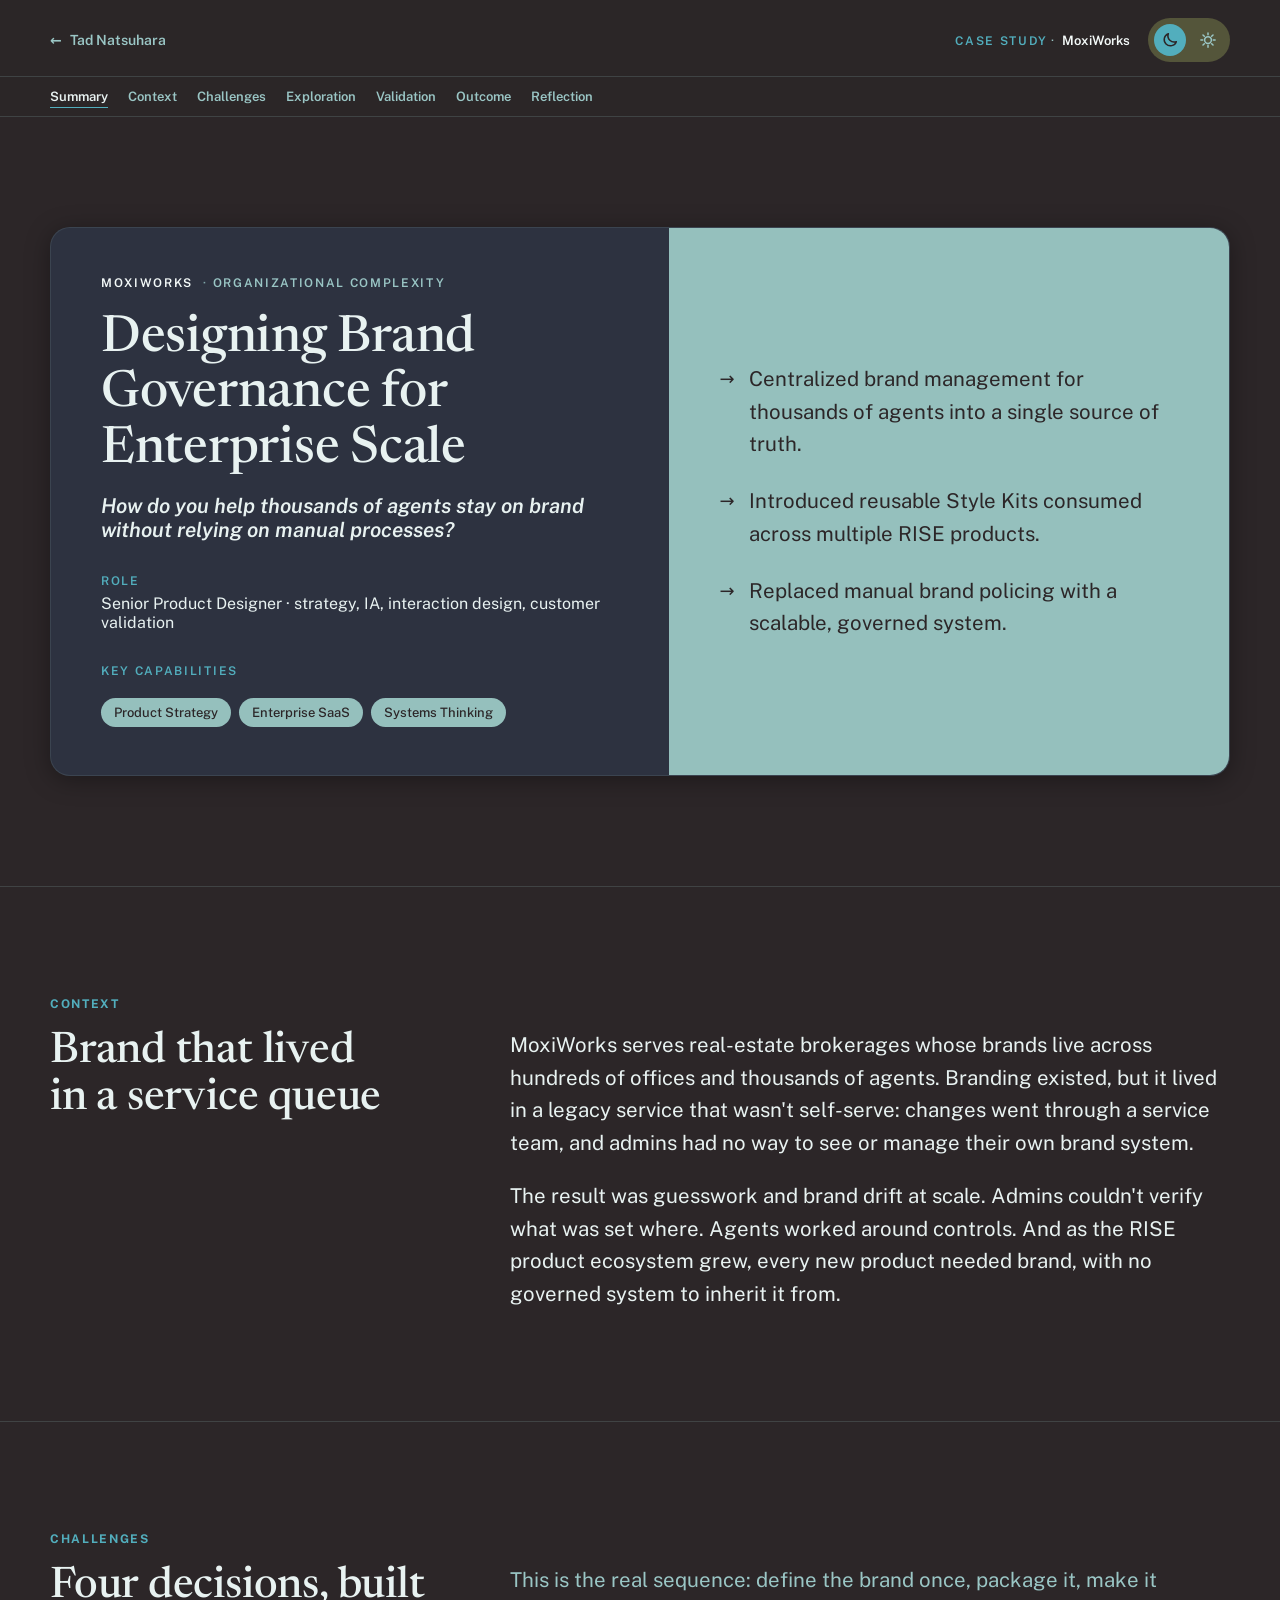
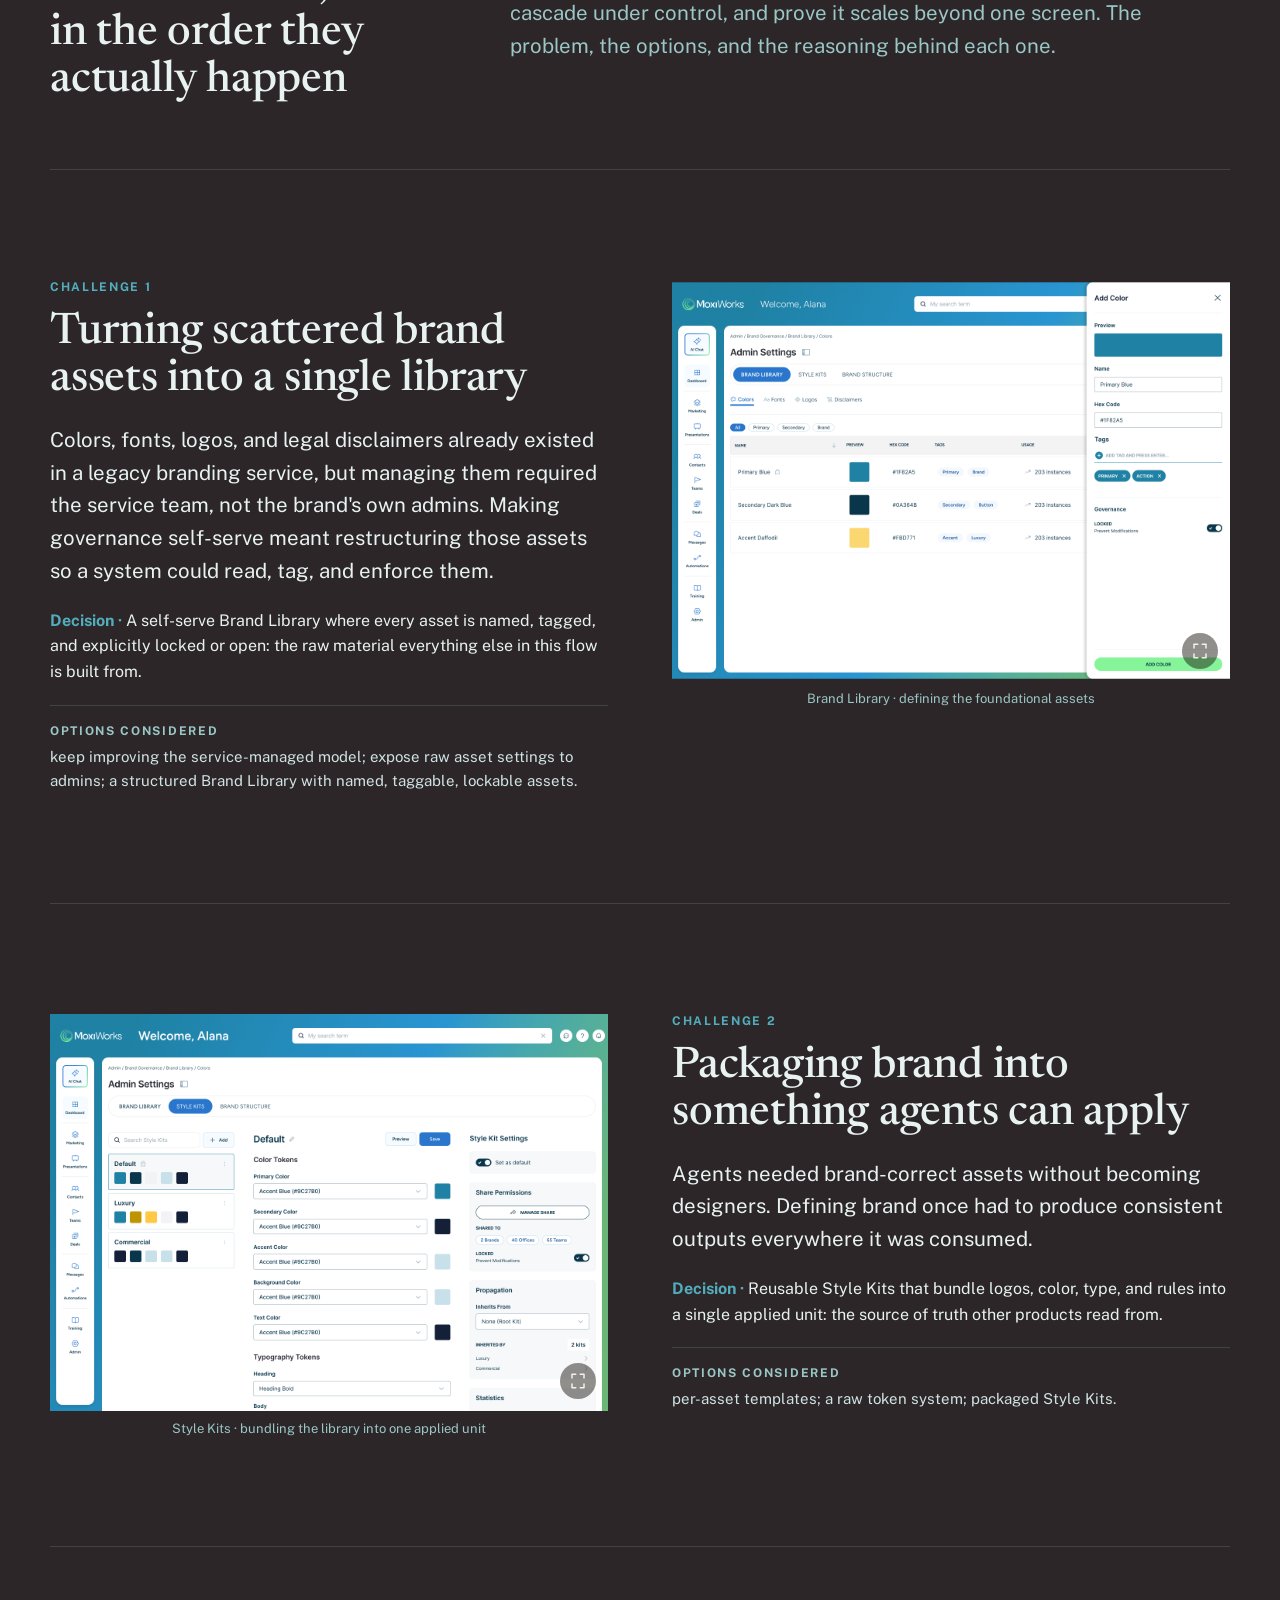
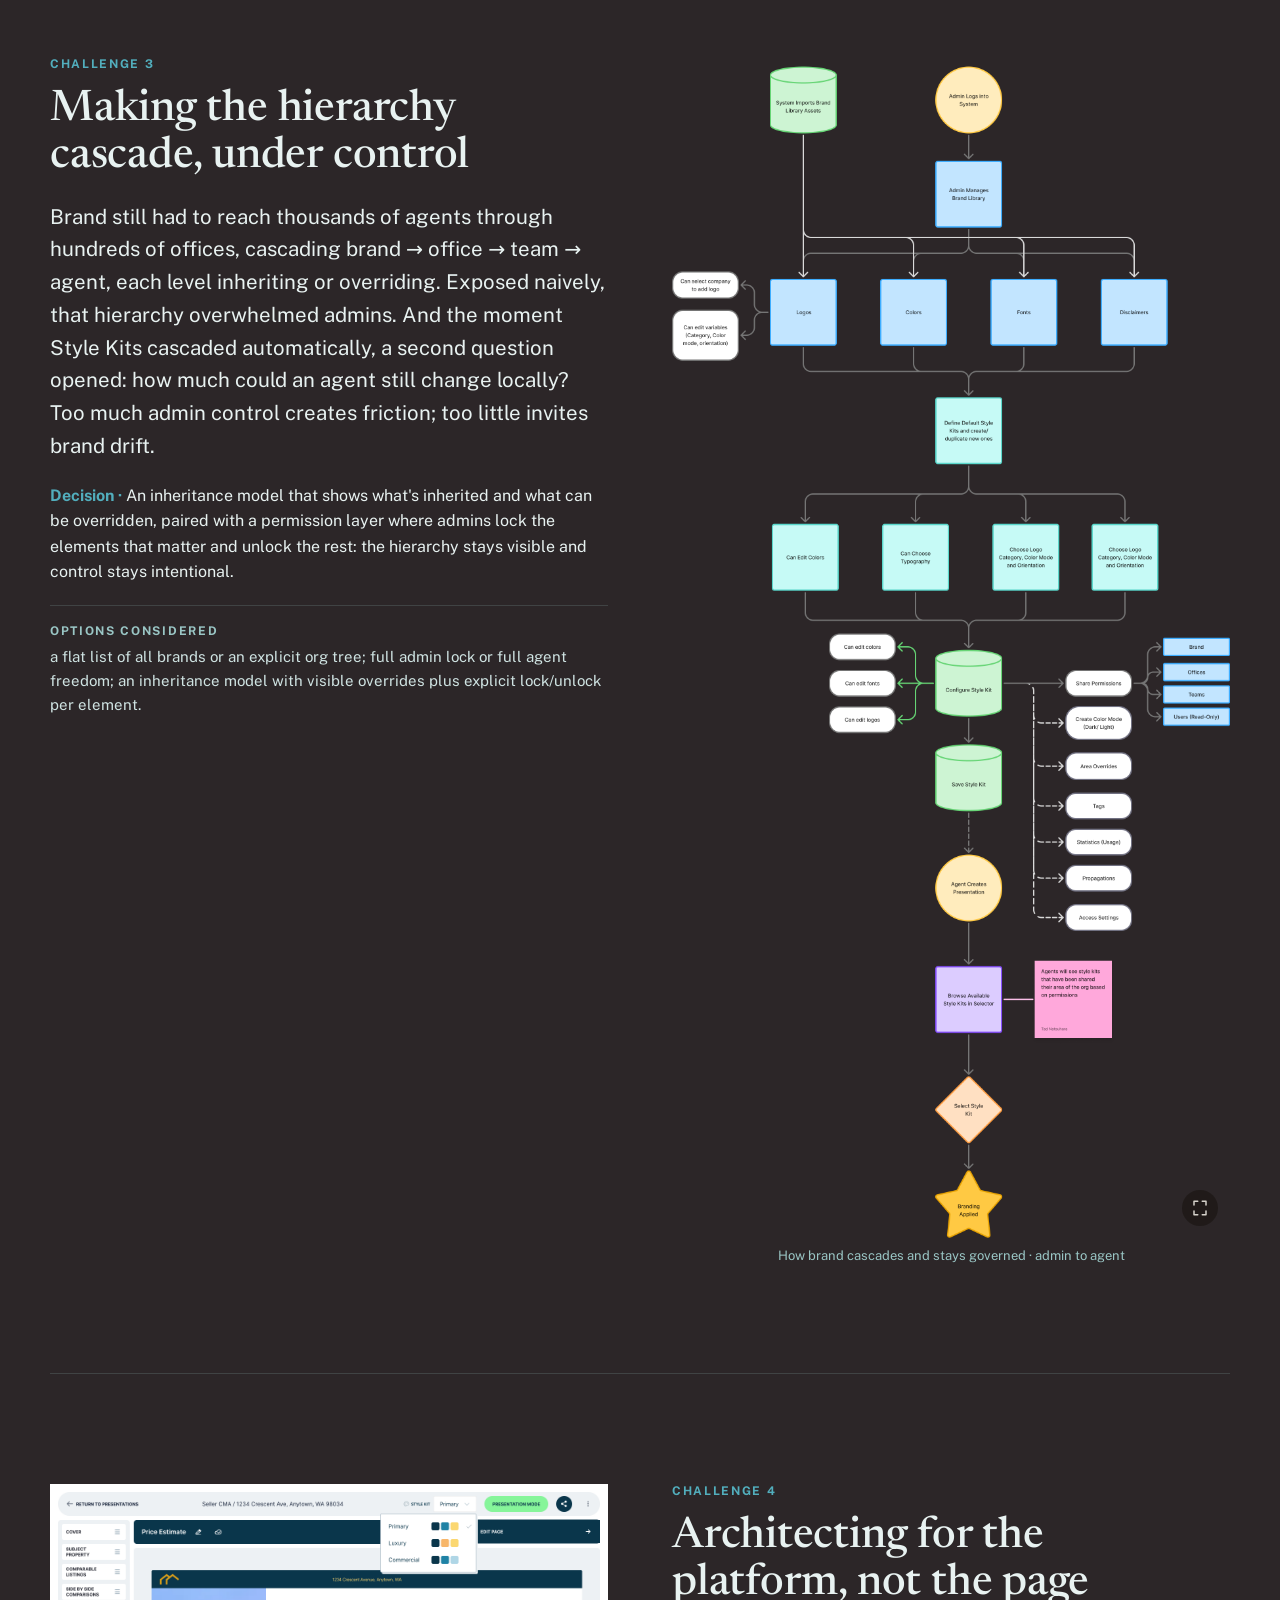
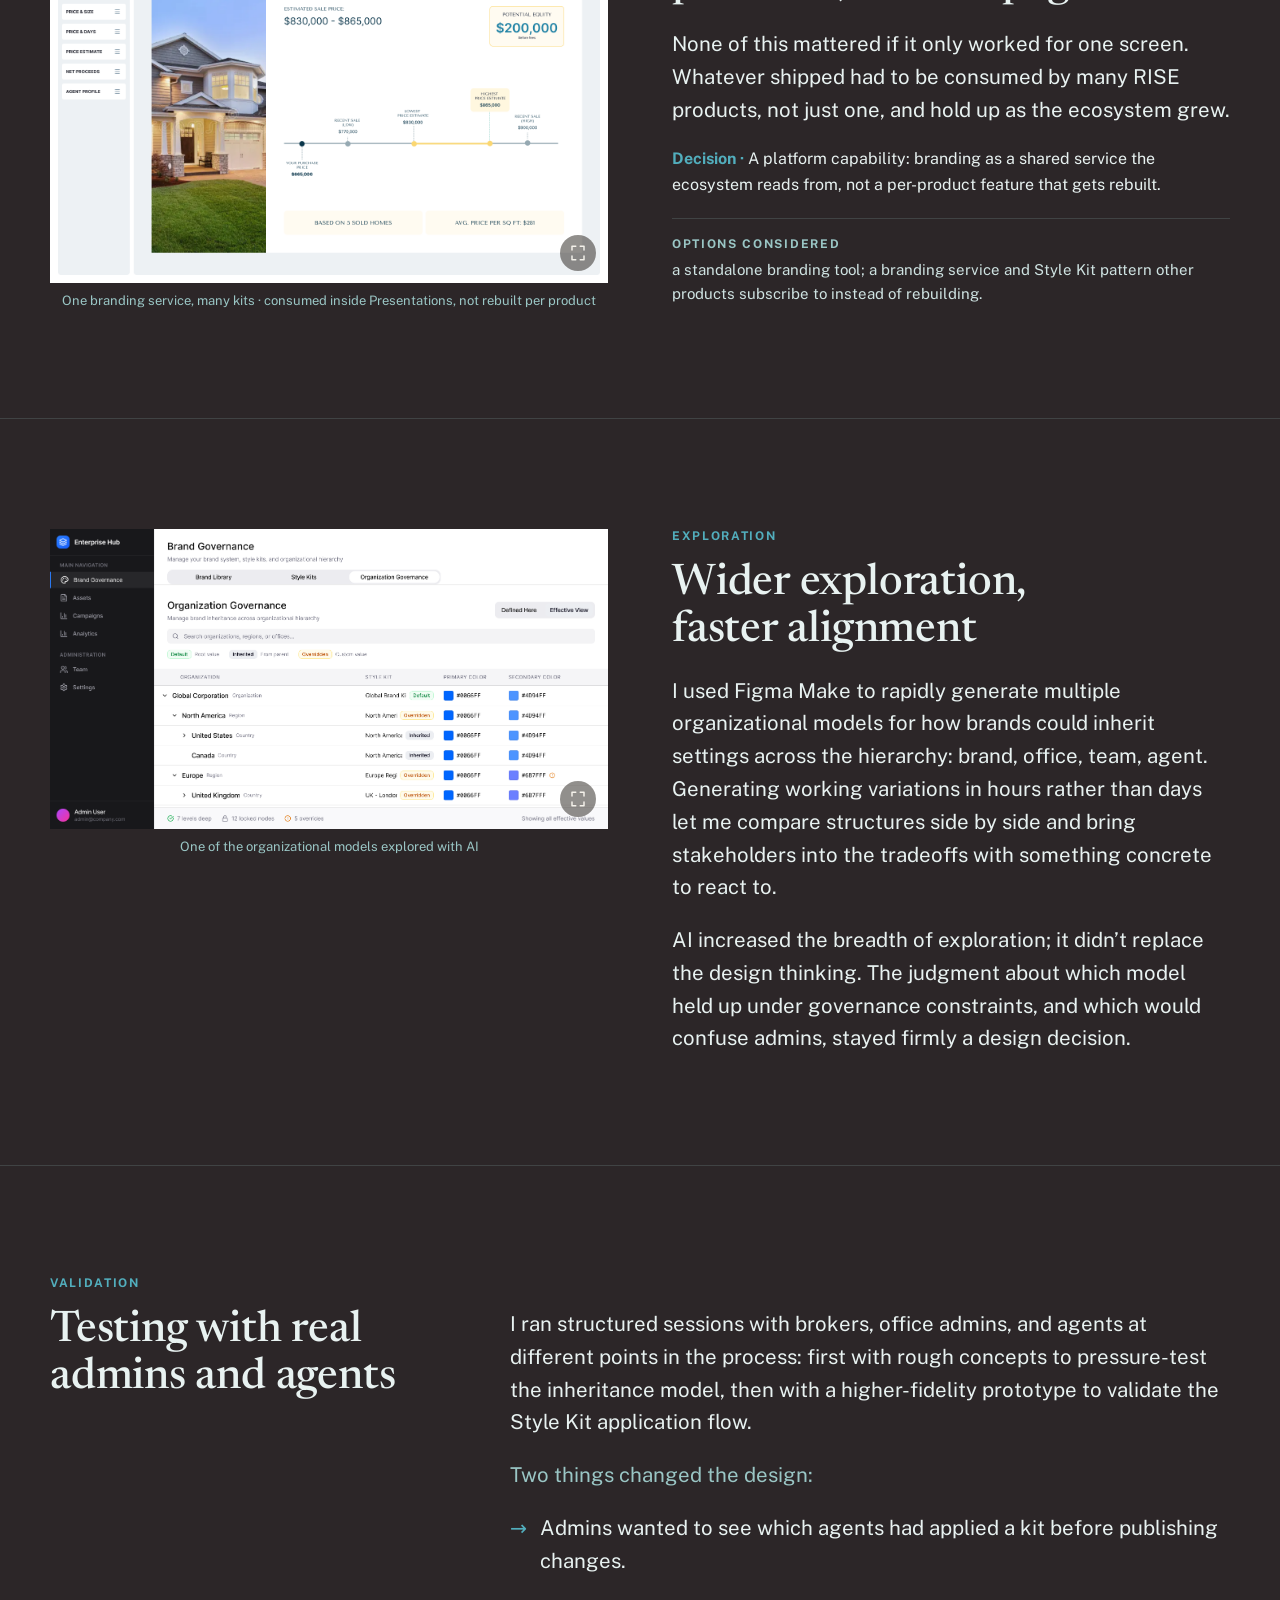
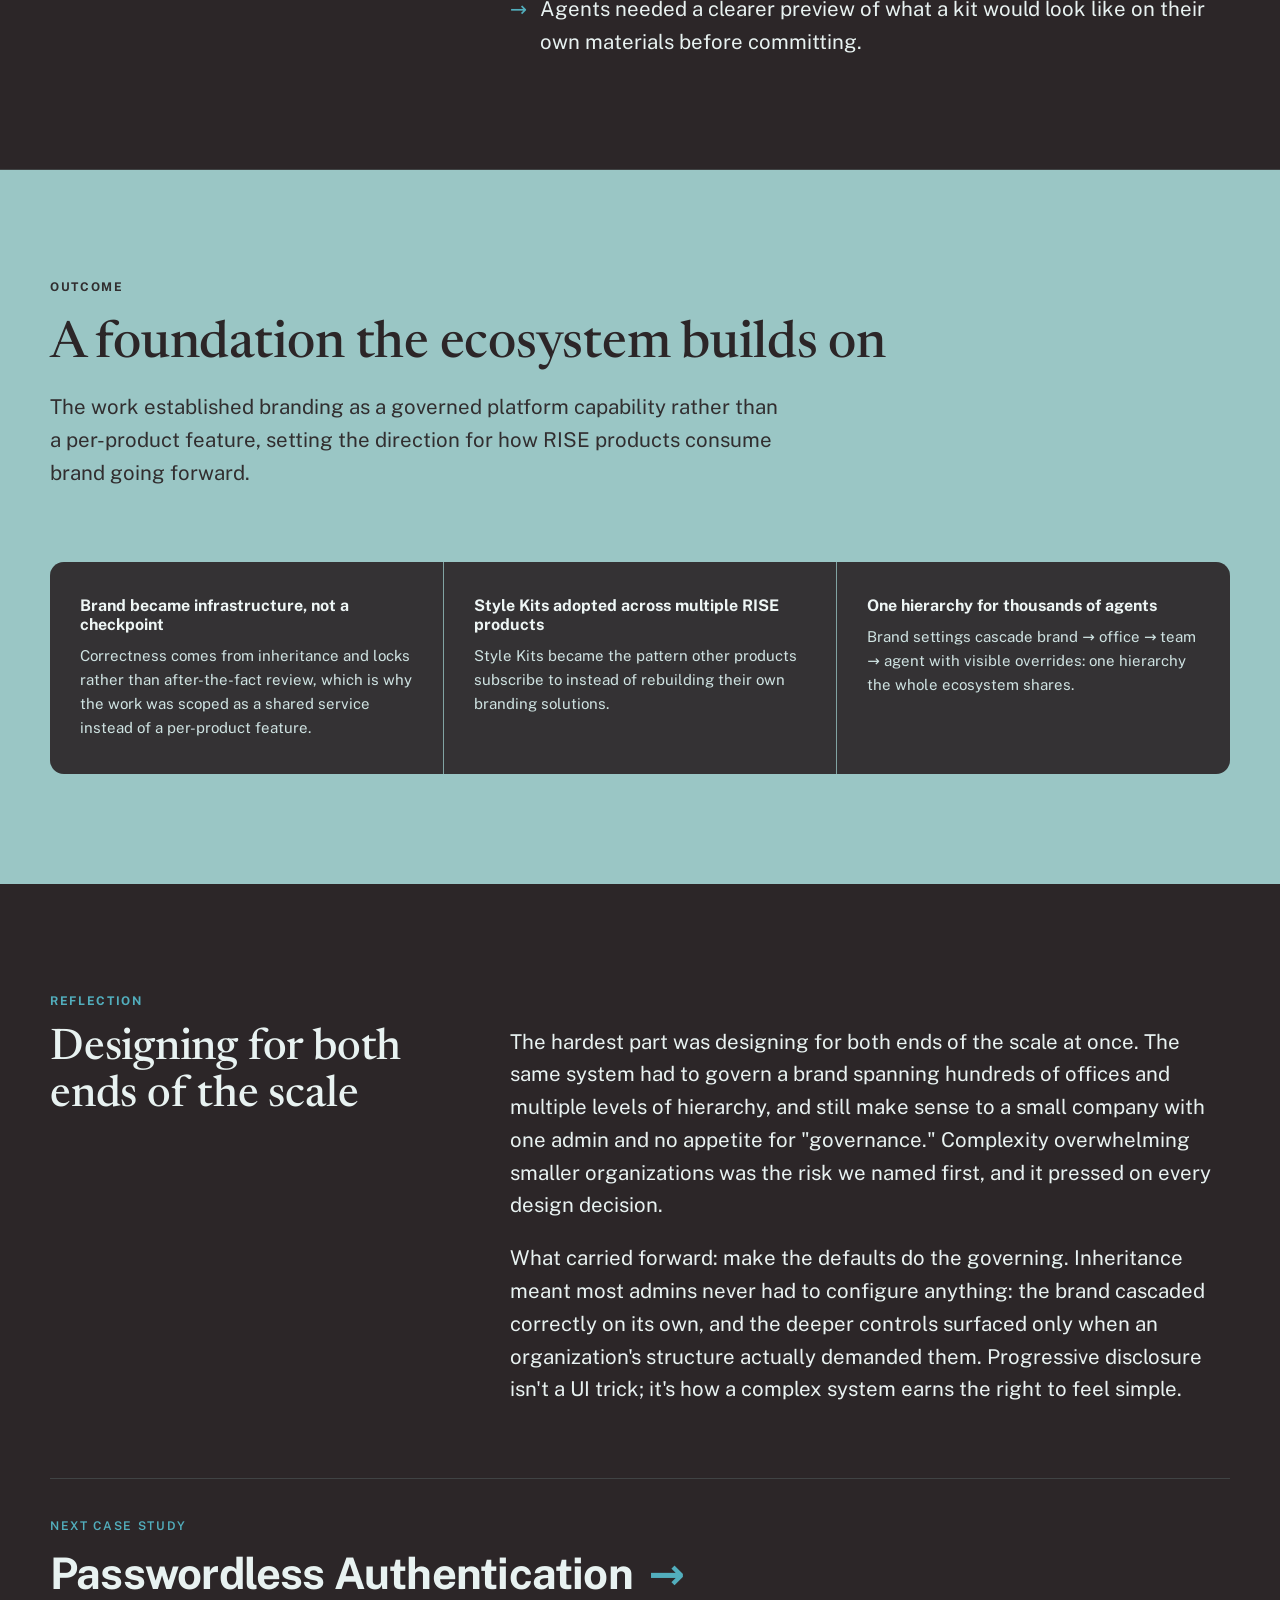
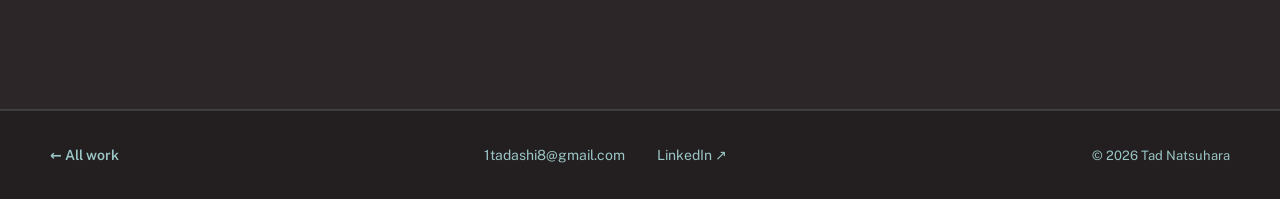
<file: case-brand-governance.html>
<!doctype html>
<html lang="en" data-theme="dark">
<head>
  <meta charset="utf-8" />
  <script>
    document.documentElement.className += ' js';
    /* Theme before first paint: saved choice, else dark.
       Dark is the default regardless of OS preference; a visitor's explicit
       toggle is remembered. */
    (function () {
      var t; try { t = localStorage.getItem('theme'); } catch (e) {}
      if (t !== 'light' && t !== 'dark') { t = 'dark'; }
      document.documentElement.setAttribute('data-theme', t);
    })();
  </script>
  <meta name="viewport" content="width=device-width, initial-scale=1" />
  <title>Brand Governance – MoxiWorks · Tad Natsuhara</title>
  <meta name="description" content="How do you help thousands of real-estate agents stay on brand without manual policing? Style Kits, an inheritance model, and a platform capability for MoxiWorks RISE. Case study by Tad Natsuhara." />
  <link rel="icon" href="data:image/svg+xml,%3Csvg xmlns='http://www.w3.org/2000/svg' viewBox='0 0 100 100'%3E%3Crect width='100' height='100' rx='22' fill='%2352AEBD'/%3E%3Ctext x='50' y='68' font-size='60' font-family='Georgia,serif' font-weight='700' fill='%232C2628' text-anchor='middle'%3ET%3C/text%3E%3C/svg%3E" />
  <link rel="preconnect" href="https://fonts.googleapis.com" />
  <link rel="preconnect" href="https://fonts.gstatic.com" crossorigin />
  <link href="https://fonts.googleapis.com/css2?family=Newsreader:ital,opsz,wght@0,6..72,400;0,6..72,500;0,6..72,600;1,6..72,400;1,6..72,500;1,6..72,600&family=Public+Sans:ital,wght@0,400;0,500;0,600;0,700;1,400;1,600&display=swap" rel="stylesheet" />
  <link rel="stylesheet" href="css/tokens.css?v=177" />
  <link rel="stylesheet" href="css/components.css?v=177" />
  <link rel="stylesheet" href="css/case.css?v=177" />
</head>
<body>
  <div id="app"><!-- BUILD:START --><a class="skip-link" href="#content">Skip to content</a><header class="case-header"><div class="container case-header__top"><a class="case-header__back" href="index.html#case-brand-governance"><span aria-hidden="true">&larr;</span> Tad Natsuhara</a><span class="case-header__cluster"><span class="case-header__tag"><span class="case-header__tag-label"><span class="eyebrow">Case Study</span> &middot; </span><span class="case-header__client">MoxiWorks</span></span>
    <div class="theme-toggle" role="group" aria-label="Color theme">
      <button type="button" class="theme-toggle__item" data-theme-btn="dark" aria-pressed="false" aria-label="Dark theme"><svg class="theme-toggle__icon" viewBox="0 0 24 24" width="18" height="18" fill="none" stroke="currentColor" stroke-width="2" stroke-linecap="round" stroke-linejoin="round" aria-hidden="true"><path d="M20.4 14.2A8.3 8.3 0 0 1 9.8 3.6a8.3 8.3 0 1 0 10.6 10.6Z"/></svg></button>
      <button type="button" class="theme-toggle__item" data-theme-btn="light" aria-pressed="false" aria-label="Light theme"><svg class="theme-toggle__icon" viewBox="0 0 24 24" width="18" height="18" fill="none" stroke="currentColor" stroke-width="2" stroke-linecap="round" aria-hidden="true"><circle cx="12" cy="12" r="4.5"/><path d="M12 2.5v2.5M12 19v2.5M2.5 12H5M19 12h2.5M5.3 5.3l1.8 1.8M16.9 16.9l1.8 1.8M18.7 5.3l-1.8 1.8M7.1 16.9l-1.8 1.8"/></svg></button>
      <span class="theme-toggle__thumb" aria-hidden="true"></span>
    </div>
  </span></div><nav class="case-header__subnav" aria-label="Case study sections"><div class="container case-header__subnav-inner"><a class="case-header__nav-link" href="#cs-summary">Summary</a><a class="case-header__nav-link" href="#cs-context">Context</a><a class="case-header__nav-link" href="#cs-challenges">Challenges</a><a class="case-header__nav-link" href="#cs-exploration">Exploration</a><a class="case-header__nav-link" href="#cs-validation">Validation</a><a class="case-header__nav-link" href="#cs-outcome">Outcome</a><a class="case-header__nav-link" href="#cs-reflection">Reflection</a></div></nav></header><main id="content"><section class="section cs-summary" id="cs-summary" data-reveal><div class="container"><div class="cs-summary__card"><div class="cs-summary__left"><div class="cs-summary__eyebrow"><span class="cs-summary__client">MoxiWorks</span><span class="cs-summary__theme"><span class="cs-summary__sep" aria-hidden="true">&middot;&nbsp;</span>Organizational Complexity</span></div><h1 class="cs-summary__title">Designing Brand Governance for Enterprise Scale</h1><p class="cs-summary__question">How do you help thousands of agents stay on brand without relying on manual processes?</p><div class="cs-summary__meta"><div class="cs-summary__meta-row"><span class="eyebrow">Role</span><p class="cs-summary__meta-val">Senior Product Designer · strategy, IA, interaction design, customer validation</p></div></div><div class="cs-summary__caps"><span class="eyebrow">Key Capabilities</span><div class="cs-summary__chips"><span class="chip">Product Strategy</span><span class="chip">Enterprise SaaS</span><span class="chip">Systems Thinking</span></div></div></div><div class="cs-summary__right"><ul class="cs-summary__outcomes"><li class="cs-summary__outcome"><span class="cs-arrow" aria-hidden="true">&#x2192;</span><span>Centralized brand management for thousands of agents into a single source of truth.</span></li><li class="cs-summary__outcome"><span class="cs-arrow" aria-hidden="true">&#x2192;</span><span>Introduced reusable Style Kits consumed across multiple RISE products.</span></li><li class="cs-summary__outcome"><span class="cs-arrow" aria-hidden="true">&#x2192;</span><span>Replaced manual brand policing with a scalable, governed system.</span></li></ul></div></div></div></section><section class="section cs-split-section" id="cs-context" data-reveal><div class="container"><div class="cs-split"><div class="cs-split__left"><span class="cs-section-num">CONTEXT</span><h2 class="cs-section-headline">Brand that lived in a service queue</h2></div><div class="cs-split__right"><p class="cs-body">MoxiWorks serves real-estate brokerages whose brands live across hundreds of offices and thousands of agents. Branding existed, but it lived in a legacy service that wasn't self-serve: changes went through a service team, and admins had no way to see or manage their own brand system.</p><p class="cs-body">The result was guesswork and brand drift at scale. Admins couldn't verify what was set where. Agents worked around controls. And as the RISE product ecosystem grew, every new product needed brand, with no governed system to inherit it from.</p></div></div></div></section><section class="section cs-challenges" id="cs-challenges" data-reveal><div class="container"><div class="cs-split"><div class="cs-split__left"><span class="cs-section-num">CHALLENGES</span><h2 class="cs-section-headline">Four decisions, built in the order they actually happen</h2></div><div class="cs-split__right"><p class="cs-body cs-body--lead">This is the real sequence: define the brand once, package it, make it cascade under control, and prove it scales beyond one screen. The problem, the options, and the reasoning behind each one.</p></div></div></div><div class="container cs-challenge-list"><div class="cs-challenge" data-reveal><div class="cs-challenge__inner cs-challenge__inner--left"><div class="cs-challenge__text"><span class="cs-challenge__label">Challenge 1</span><h3 class="cs-challenge__headline">Turning scattered brand assets into a single library</h3><p class="cs-body">Colors, fonts, logos, and legal disclaimers already existed in a legacy branding service, but managing them required the service team, not the brand's own admins. Making governance self-serve meant restructuring those assets so a system could read, tag, and enforce them.</p><p class="cs-decision"><strong class="cs-decision__label">Decision · </strong>A self-serve Brand Library where every asset is named, tagged, and explicitly locked or open: the raw material everything else in this flow is built from.</p><p class="cs-options"><strong class="cs-options__label">Options considered</strong>keep improving the service-managed model; expose raw asset settings to admins; a structured Brand Library with named, taggable, lockable assets.</p></div><div class="cs-challenge__media"><figure class="image-slot__figure"><button type="button" class="image-slot__zoom-trigger" data-lightbox-src="images/case-studies/brand-gov-brand-library.png" data-lightbox-alt="Brand Library Colors table with named, tagged, and lockable color assets, and an Add Color panel showing preview, hex code, tags, and a lock toggle" data-lightbox-caption="Brand Library · defining the foundational assets" aria-label="View larger: Brand Library Colors table with named, tagged, and lockable color assets, and an Add Color panel showing preview, hex code, tags, and a lock toggle"><img class="image-slot__img" src="images/case-studies/brand-gov-brand-library.png" alt="Brand Library Colors table with named, tagged, and lockable color assets, and an Add Color panel showing preview, hex code, tags, and a lock toggle" width="1440" height="1036" loading="lazy" /><span class="image-slot__zoom-icon" aria-hidden="true"><svg viewBox="0 0 24 24" fill="none" stroke="currentColor" stroke-width="2" stroke-linecap="round" stroke-linejoin="round"><path d="M9 3H4v5M15 3h5v5M9 21H4v-5M15 21h5v-5"/></svg></span></button><figcaption class="image-slot__figcaption">Brand Library · defining the foundational assets</figcaption></figure></div></div></div><div class="cs-challenge" data-reveal><div class="cs-challenge__inner cs-challenge__inner--right"><div class="cs-challenge__text"><span class="cs-challenge__label">Challenge 2</span><h3 class="cs-challenge__headline">Packaging brand into something agents can apply</h3><p class="cs-body">Agents needed brand-correct assets without becoming designers. Defining brand once had to produce consistent outputs everywhere it was consumed.</p><p class="cs-decision"><strong class="cs-decision__label">Decision · </strong>Reusable Style Kits that bundle logos, color, type, and rules into a single applied unit: the source of truth other products read from.</p><p class="cs-options"><strong class="cs-options__label">Options considered</strong>per-asset templates; a raw token system; packaged Style Kits.</p></div><div class="cs-challenge__media"><figure class="image-slot__figure"><button type="button" class="image-slot__zoom-trigger" data-lightbox-src="images/case-studies/brand-gov-style-kits.png" data-lightbox-alt="Style Kit editor bundling color and typography tokens, with a list of kits (Default, Luxury, Commercial), share permissions, and inheritance settings" data-lightbox-caption="Style Kits · bundling the library into one applied unit" aria-label="View larger: Style Kit editor bundling color and typography tokens, with a list of kits (Default, Luxury, Commercial), share permissions, and inheritance settings"><img class="image-slot__img" src="images/case-studies/brand-gov-style-kits.png" alt="Style Kit editor bundling color and typography tokens, with a list of kits (Default, Luxury, Commercial), share permissions, and inheritance settings" width="1440" height="1024" loading="lazy" /><span class="image-slot__zoom-icon" aria-hidden="true"><svg viewBox="0 0 24 24" fill="none" stroke="currentColor" stroke-width="2" stroke-linecap="round" stroke-linejoin="round"><path d="M9 3H4v5M15 3h5v5M9 21H4v-5M15 21h5v-5"/></svg></span></button><figcaption class="image-slot__figcaption">Style Kits · bundling the library into one applied unit</figcaption></figure></div></div></div><div class="cs-challenge" data-reveal><div class="cs-challenge__inner cs-challenge__inner--left"><div class="cs-challenge__text"><span class="cs-challenge__label">Challenge 3</span><h3 class="cs-challenge__headline">Making the hierarchy cascade, under control</h3><p class="cs-body">Brand still had to reach thousands of agents through hundreds of offices, cascading brand → office → team → agent, each level inheriting or overriding. Exposed naively, that hierarchy overwhelmed admins. And the moment Style Kits cascaded automatically, a second question opened: how much could an agent still change locally? Too much admin control creates friction; too little invites brand drift.</p><p class="cs-decision"><strong class="cs-decision__label">Decision · </strong>An inheritance model that shows what's inherited and what can be overridden, paired with a permission layer where admins lock the elements that matter and unlock the rest: the hierarchy stays visible and control stays intentional.</p><p class="cs-options"><strong class="cs-options__label">Options considered</strong>a flat list of all brands or an explicit org tree; full admin lock or full agent freedom; an inheritance model with visible overrides plus explicit lock/unlock per element.</p></div><div class="cs-challenge__media"><figure class="image-slot__figure"><button type="button" class="image-slot__zoom-trigger" data-lightbox-src="images/case-studies/brand-gov-hierarchy-flow.png" data-lightbox-alt="High-level brand governance flow: brand settings cascade from admin through the Brand Library and Style Kits down to agents, with inheritance, overrides, and permissions at each level" data-lightbox-caption="How brand cascades and stays governed · admin to agent" aria-label="View larger: High-level brand governance flow: brand settings cascade from admin through the Brand Library and Style Kits down to agents, with inheritance, overrides, and permissions at each level"><img class="image-slot__img" src="images/case-studies/brand-gov-hierarchy-flow.png" alt="High-level brand governance flow: brand settings cascade from admin through the Brand Library and Style Kits down to agents, with inheritance, overrides, and permissions at each level" width="1700" height="3600" loading="lazy" /><span class="image-slot__zoom-icon" aria-hidden="true"><svg viewBox="0 0 24 24" fill="none" stroke="currentColor" stroke-width="2" stroke-linecap="round" stroke-linejoin="round"><path d="M9 3H4v5M15 3h5v5M9 21H4v-5M15 21h5v-5"/></svg></span></button><figcaption class="image-slot__figcaption">How brand cascades and stays governed · admin to agent</figcaption></figure></div></div></div><div class="cs-challenge" data-reveal><div class="cs-challenge__inner cs-challenge__inner--right"><div class="cs-challenge__text"><span class="cs-challenge__label">Challenge 4</span><h3 class="cs-challenge__headline">Architecting for the platform, not the page</h3><p class="cs-body">None of this mattered if it only worked for one screen. Whatever shipped had to be consumed by many RISE products, not just one, and hold up as the ecosystem grew.</p><p class="cs-decision"><strong class="cs-decision__label">Decision · </strong>A platform capability: branding as a shared service the ecosystem reads from, not a per-product feature that gets rebuilt.</p><p class="cs-options"><strong class="cs-options__label">Options considered</strong>a standalone branding tool; a branding service and Style Kit pattern other products subscribe to instead of rebuilding.</p></div><div class="cs-challenge__media"><figure class="image-slot__figure"><button type="button" class="image-slot__zoom-trigger" data-lightbox-src="images/case-studies/brand-gov-multiple-style-kits.png" data-lightbox-alt="Agent-facing CMA in the Presentation Builder with the Style Kit switcher open, offering Primary, Luxury, and Commercial kits" data-lightbox-caption="One branding service, many kits · consumed inside Presentations, not rebuilt per product" aria-label="View larger: Agent-facing CMA in the Presentation Builder with the Style Kit switcher open, offering Primary, Luxury, and Commercial kits"><img class="image-slot__img" src="images/case-studies/brand-gov-multiple-style-kits.png" alt="Agent-facing CMA in the Presentation Builder with the Style Kit switcher open, offering Primary, Luxury, and Commercial kits" width="1400" height="1000" loading="lazy" /><span class="image-slot__zoom-icon" aria-hidden="true"><svg viewBox="0 0 24 24" fill="none" stroke="currentColor" stroke-width="2" stroke-linecap="round" stroke-linejoin="round"><path d="M9 3H4v5M15 3h5v5M9 21H4v-5M15 21h5v-5"/></svg></span></button><figcaption class="image-slot__figcaption">One branding service, many kits · consumed inside Presentations, not rebuilt per product</figcaption></figure></div></div></div></div></section><section class="section cs-split-section" id="cs-exploration" data-reveal><div class="container"><div class="cs-split-media cs-split-media--reverse"><div class="cs-split-media__text"><span class="cs-section-num">EXPLORATION</span><h2 class="cs-section-headline">Wider exploration, faster alignment</h2><p class="cs-body">I used Figma Make to rapidly generate multiple organizational models for how brands could inherit settings across the hierarchy: brand, office, team, agent. Generating working variations in hours rather than days let me compare structures side by side and bring stakeholders into the tradeoffs with something concrete to react to.</p><p class="cs-body">AI increased the breadth of exploration; it didn’t replace the design thinking. The judgment about which model held up under governance constraints, and which would confuse admins, stayed firmly a design decision.</p></div><div class="cs-split-media__media"><figure class="image-slot__figure"><button type="button" class="image-slot__zoom-trigger" data-lightbox-src="images/case-studies/brand-gov-org-governance.png" data-lightbox-alt="Organization Governance screen showing brand inheritance across a company hierarchy, with default, inherited, and overridden values" data-lightbox-caption="One of the organizational models explored with AI" aria-label="View larger: Organization Governance screen showing brand inheritance across a company hierarchy, with default, inherited, and overridden values"><img class="image-slot__img" src="images/case-studies/brand-gov-org-governance.png" alt="Organization Governance screen showing brand inheritance across a company hierarchy, with default, inherited, and overridden values" width="1371" height="737" loading="lazy" /><span class="image-slot__zoom-icon" aria-hidden="true"><svg viewBox="0 0 24 24" fill="none" stroke="currentColor" stroke-width="2" stroke-linecap="round" stroke-linejoin="round"><path d="M9 3H4v5M15 3h5v5M9 21H4v-5M15 21h5v-5"/></svg></span></button><figcaption class="image-slot__figcaption">One of the organizational models explored with AI</figcaption></figure></div></div></div></section><section class="section cs-split-section" id="cs-validation" data-reveal><div class="container"><div class="cs-split"><div class="cs-split__left"><span class="cs-section-num">VALIDATION</span><h2 class="cs-section-headline">Testing with real admins and agents</h2></div><div class="cs-split__right"><p class="cs-body">I ran structured sessions with brokers, office admins, and agents at different points in the process: first with rough concepts to pressure-test the inheritance model, then with a higher-fidelity prototype to validate the Style Kit application flow.</p><p class="cs-body cs-val-cue">Two things changed the design:</p><ul class="cs-val-list"><li class="cs-val-item">Admins wanted to see which agents had applied a kit before publishing changes.</li><li class="cs-val-item">Agents needed a clearer preview of what a kit would look like on their own materials before committing.</li></ul></div></div></div></section><section class="cs-outcome" id="cs-outcome" data-reveal><div class="container"><span class="cs-section-num">OUTCOME</span><h2 class="cs-outcome__headline">A foundation the ecosystem builds on</h2><p class="cs-outcome__body">The work established branding as a governed platform capability rather than a per-product feature, setting the direction for how RISE products consume brand going forward.</p><div class="cs-impact-grid"><div class="cs-impact"><p class="cs-impact__label">Brand became infrastructure, not a checkpoint</p><p class="cs-impact__desc">Correctness comes from inheritance and locks rather than after-the-fact review, which is why the work was scoped as a shared service instead of a per-product feature.</p></div><div class="cs-impact"><p class="cs-impact__label">Style Kits adopted across multiple RISE products</p><p class="cs-impact__desc">Style Kits became the pattern other products subscribe to instead of rebuilding their own branding solutions.</p></div><div class="cs-impact"><p class="cs-impact__label">One hierarchy for thousands of agents</p><p class="cs-impact__desc">Brand settings cascade brand → office → team → agent with visible overrides: one hierarchy the whole ecosystem shares.</p></div></div></div></section><section class="section cs-split-section" id="cs-reflection" data-reveal><div class="container"><div class="cs-split"><div class="cs-split__left"><span class="cs-section-num">REFLECTION</span><h2 class="cs-section-headline">Designing for both ends of the scale</h2></div><div class="cs-split__right"><p class="cs-body">The hardest part was designing for both ends of the scale at once. The same system had to govern a brand spanning hundreds of offices and multiple levels of hierarchy, and still make sense to a small company with one admin and no appetite for &quot;governance.&quot; Complexity overwhelming smaller organizations was the risk we named first, and it pressed on every design decision.</p><p class="cs-body">What carried forward: make the defaults do the governing. Inheritance meant most admins never had to configure anything: the brand cascaded correctly on its own, and the deeper controls surfaced only when an organization's structure actually demanded them. Progressive disclosure isn't a UI trick; it's how a complex system earns the right to feel simple.</p></div></div></div><div class="container"><div class="cs-next"><span class="cs-next__label"><span class="eyebrow">Next Case Study</span></span><a class="cs-next__link" href="case-passkeys.html">Passwordless Authentication <span class="cs-next__arrow" aria-hidden="true">&rarr;</span></a></div></div></section></main><footer class="cs-footer"><div class="container cs-footer__inner"><a class="cs-footer__back" href="index.html">&larr; All work</a><a class="cs-footer__link" href="mailto:1tadashi8@gmail.com">1tadashi8@gmail.com</a><a class="cs-footer__link" href="https://www.linkedin.com/in/tad-natsuhara-design" target="_blank" rel="noopener">LinkedIn <span aria-hidden="true">&#8599;</span></a><span class="cs-footer__copy">&copy; 2026 Tad Natsuhara</span></div></footer><a href="#content" class="cs-back-to-top" aria-label="Back to top"><span class="cs-back-to-top__arrow" aria-hidden="true">&#8593;</span> Top</a><dialog class="cs-lightbox" data-lightbox><button type="button" class="cs-lightbox__close" data-lightbox-close autofocus aria-label="Close image"><svg viewBox="0 0 24 24" aria-hidden="true"><path d="M6 6l12 12M18 6L6 18"/></svg></button><figure class="cs-lightbox__figure"><img class="cs-lightbox__img" data-lightbox-img alt="" /><figcaption class="cs-lightbox__caption" data-lightbox-caption></figcaption></figure></dialog><!-- BUILD:END --></div>
  <noscript>
    <div class="noscript-notice container">
      <p>Some animations are disabled without JavaScript – everything else on this page works as shown.</p>
    </div>
  </noscript>
  <!-- Cache-busting: bump ?v= on every one of these files whenever js/ or css/ changes -->
  <script src="js/components.js?v=177"></script>
  <script src="js/case-content.js?v=177"></script>
  <script src="js/case-template.js?v=177"></script>
  <script>CaseTemplate.render('brand-governance');</script>
</body>
</html>
</file>
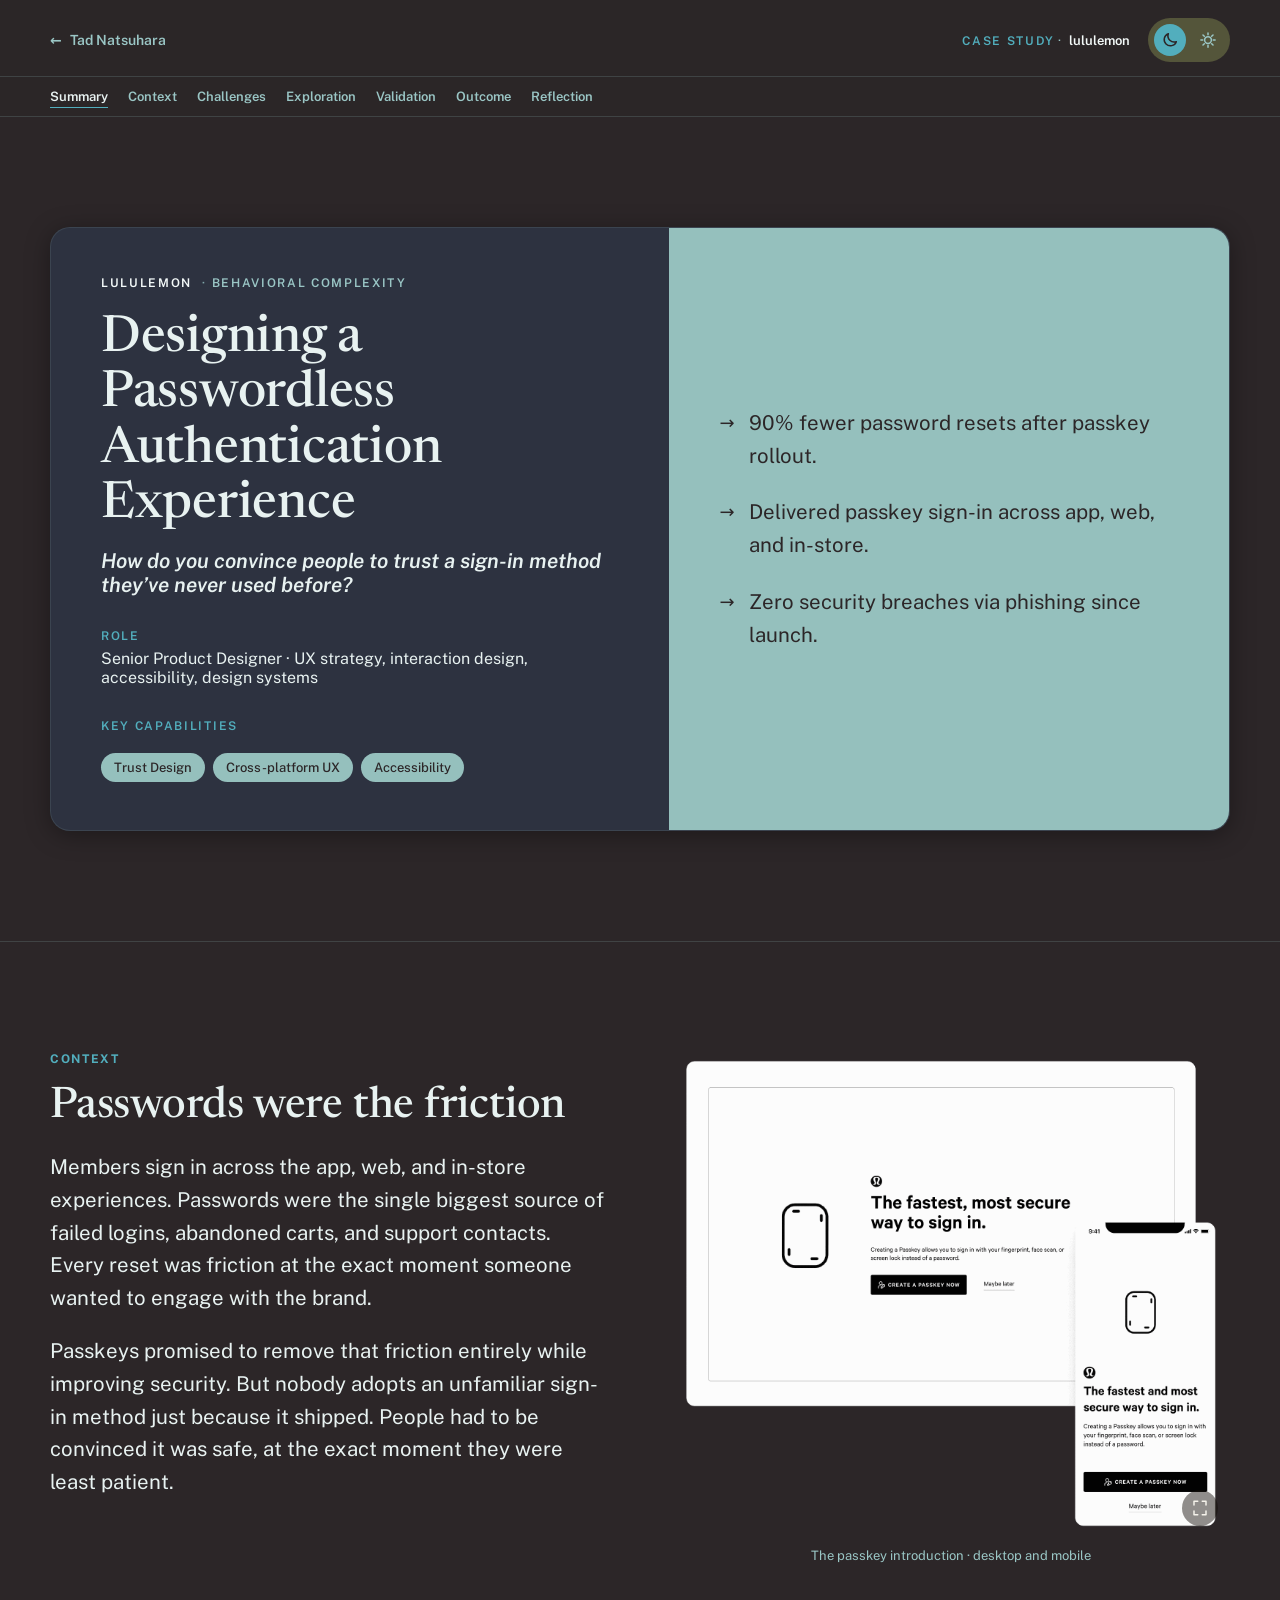
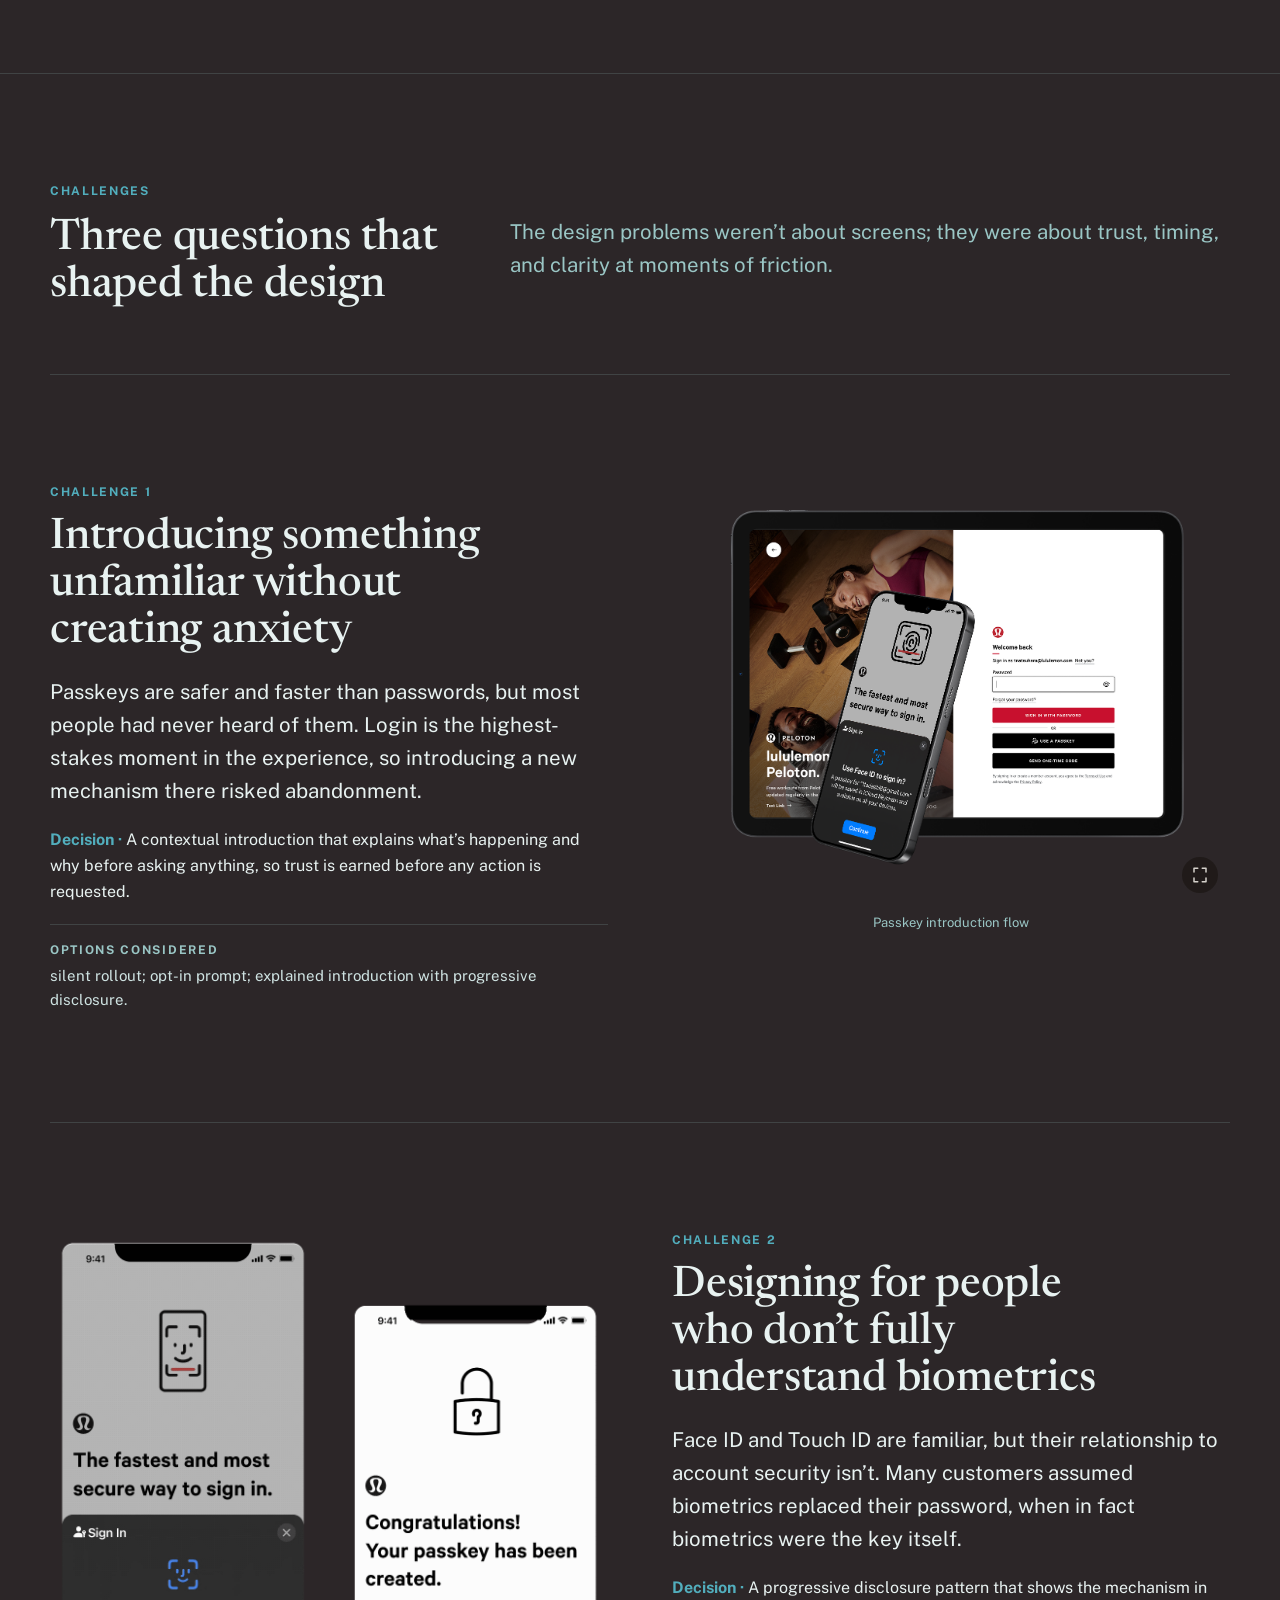
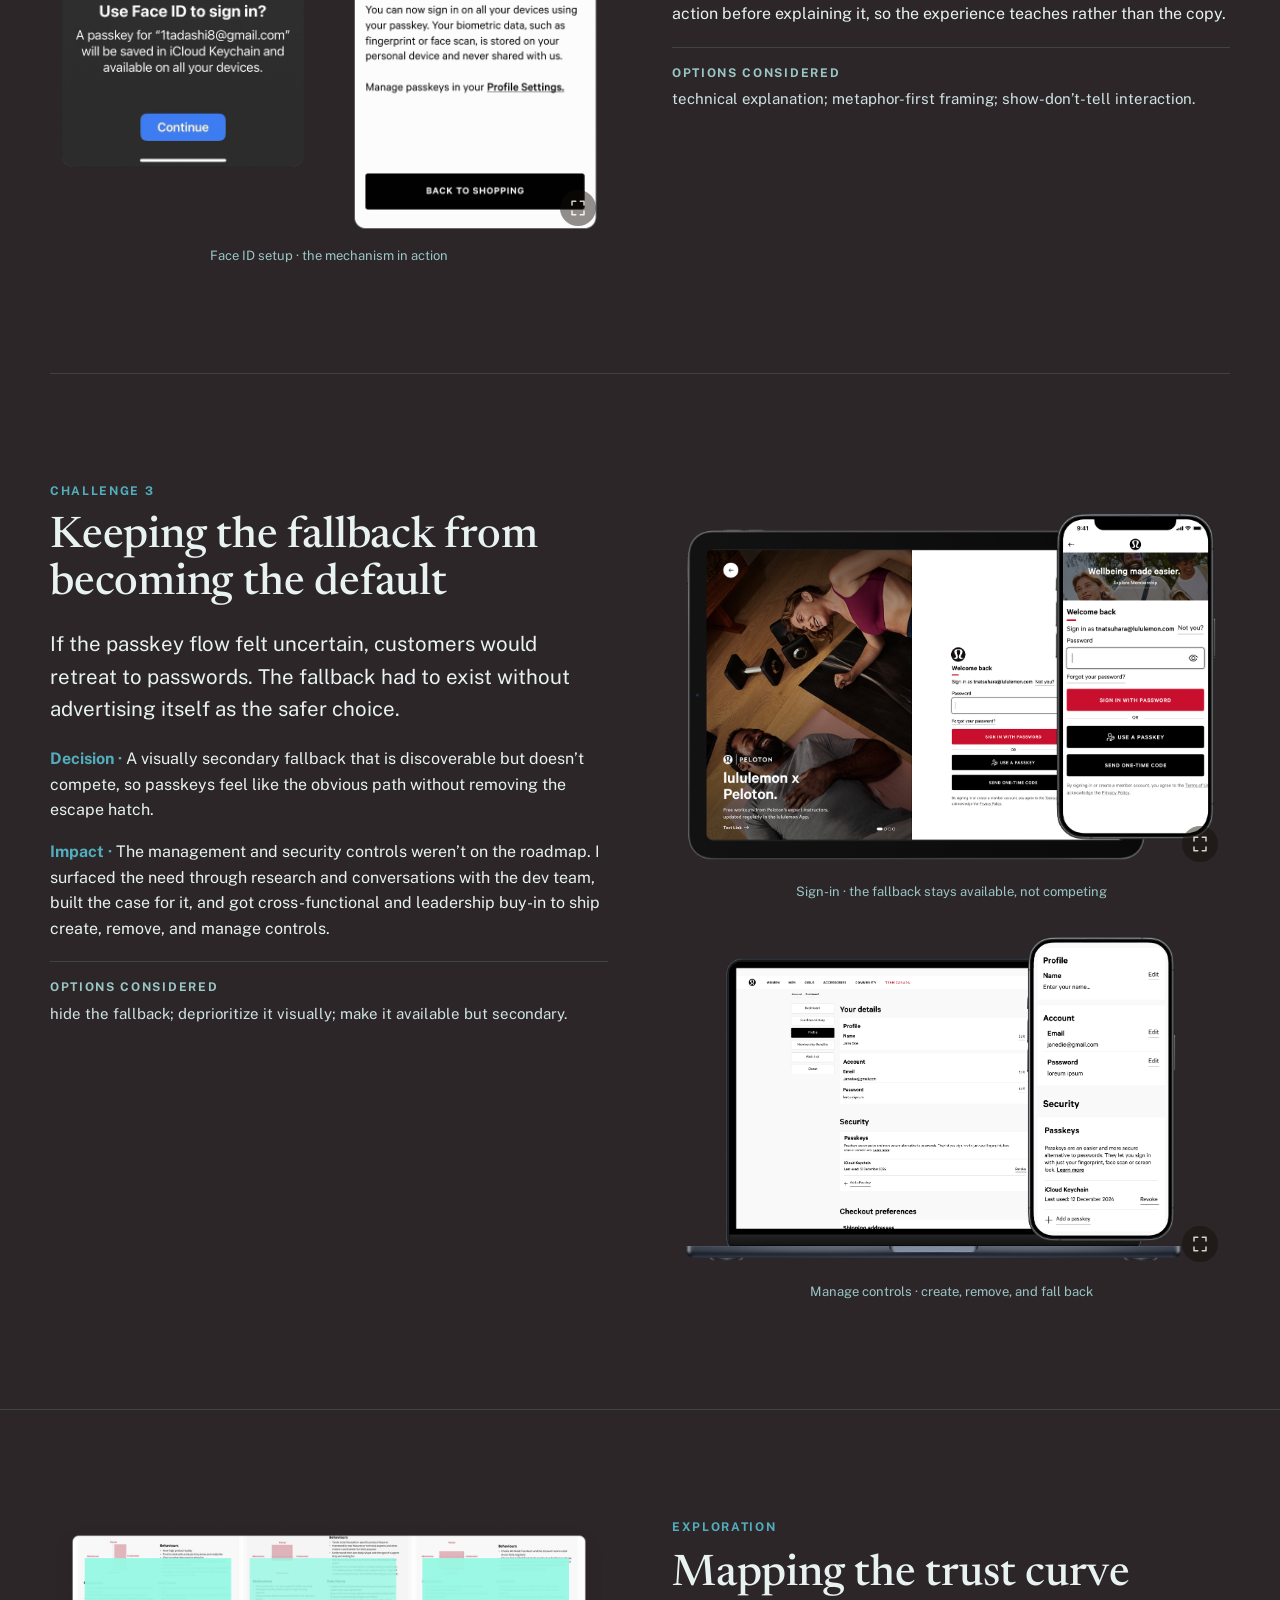
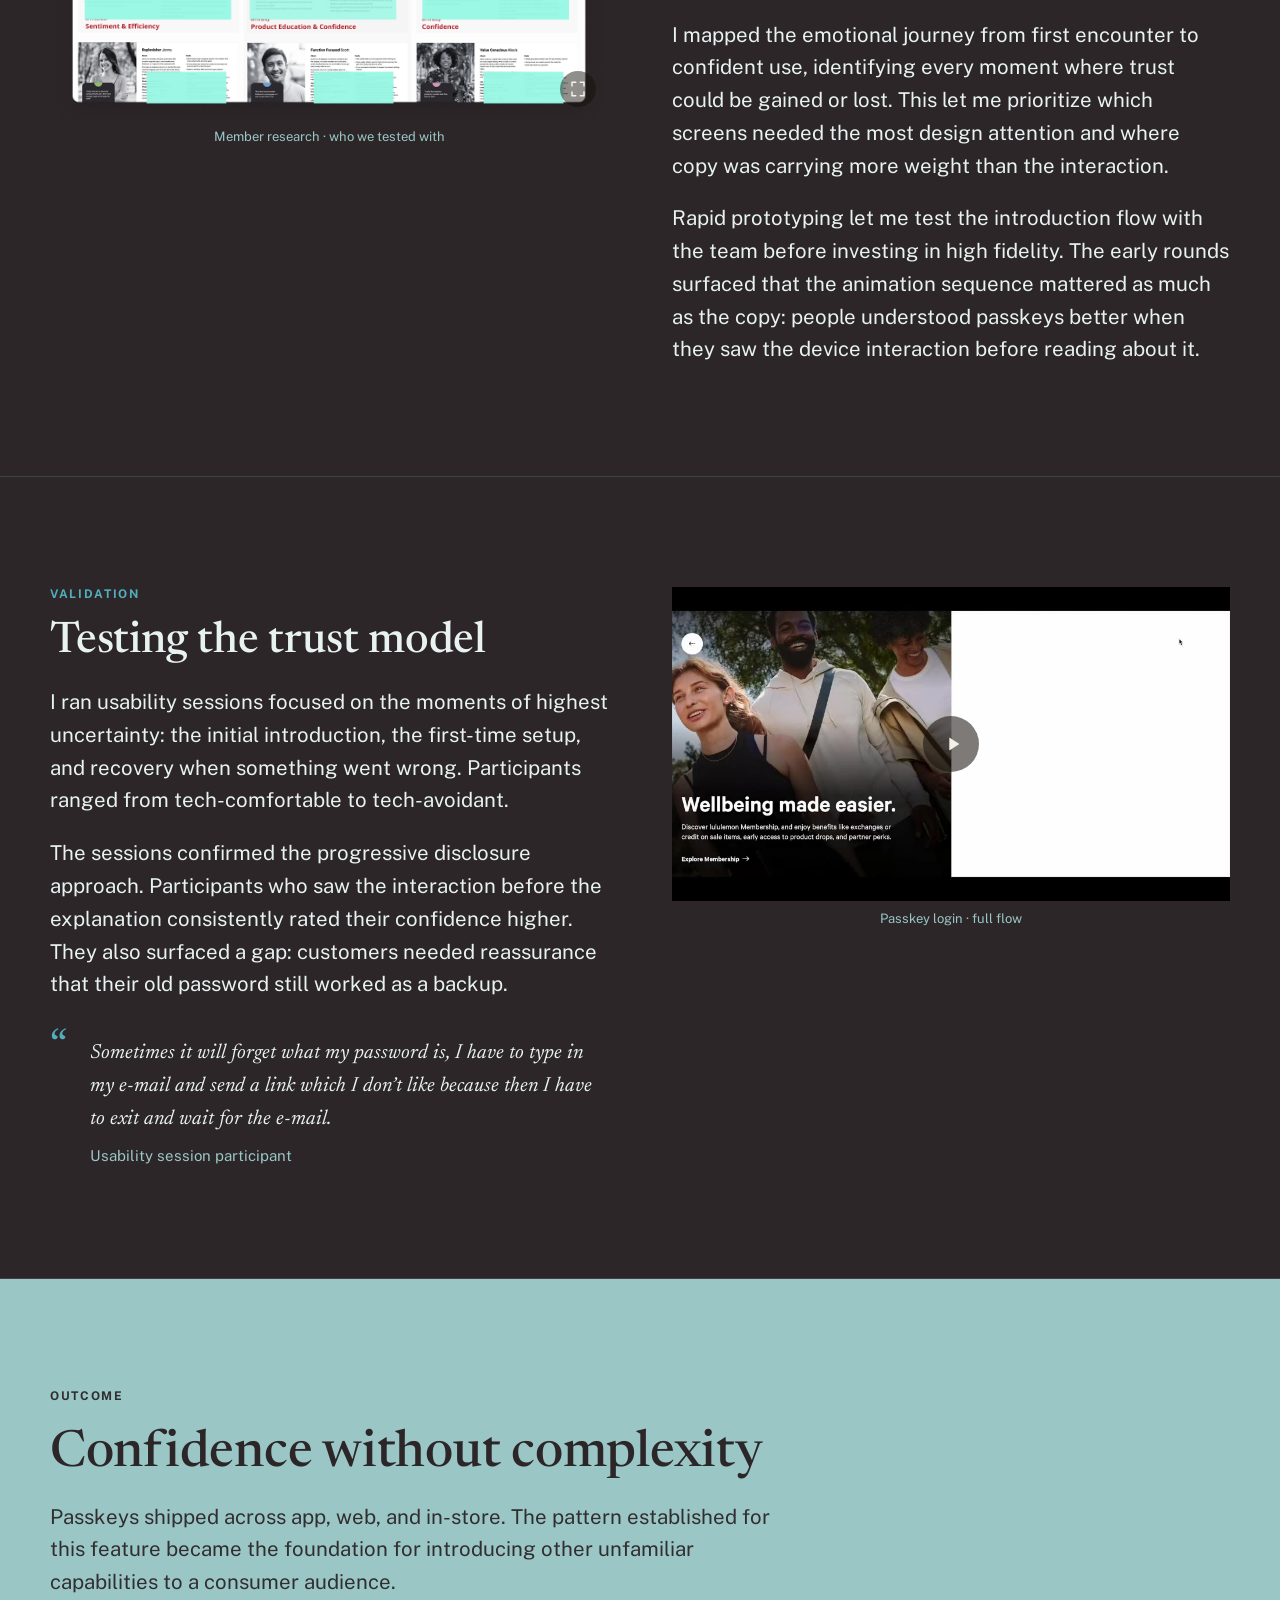
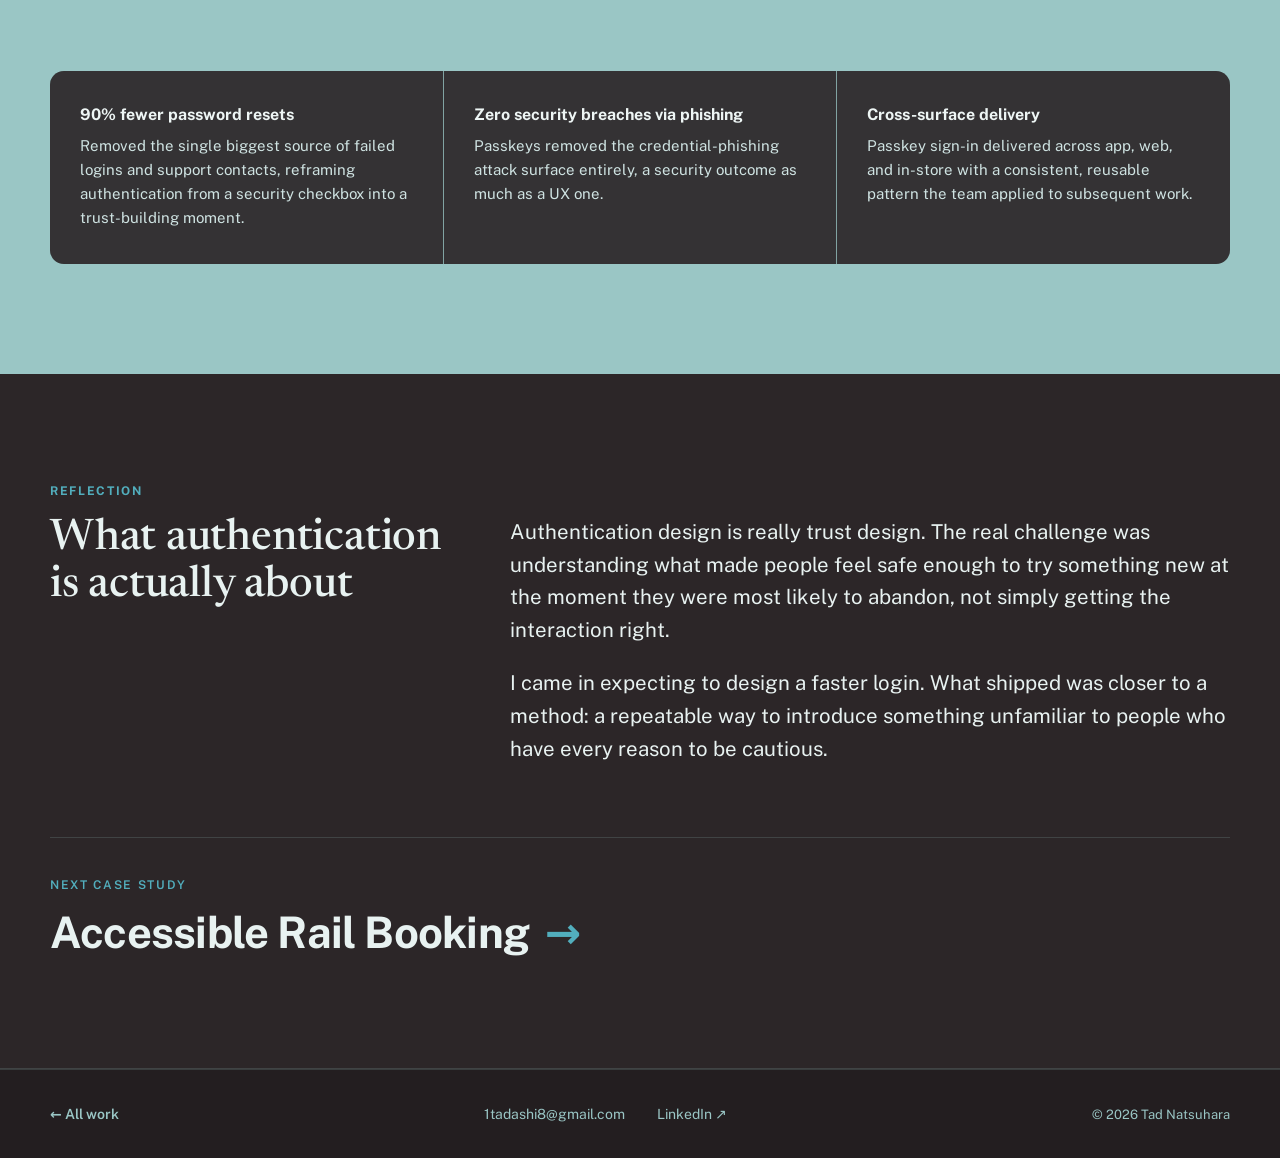
<file: case-passkeys.html>
<!doctype html>
<html lang="en" data-theme="dark">
<head>
  <meta charset="utf-8" />
  <script>
    document.documentElement.className += ' js';
    /* Theme before first paint: saved choice, else dark.
       Dark is the default regardless of OS preference; a visitor's explicit
       toggle is remembered. */
    (function () {
      var t; try { t = localStorage.getItem('theme'); } catch (e) {}
      if (t !== 'light' && t !== 'dark') { t = 'dark'; }
      document.documentElement.setAttribute('data-theme', t);
    })();
  </script>
  <meta name="viewport" content="width=device-width, initial-scale=1" />
  <title>Passwordless Authentication – lululemon · Tad Natsuhara</title>
  <meta name="description" content="Earning customer trust for passkey sign-in at lululemon, an unfamiliar authentication method introduced across app, web, and in-store. Case study by Tad Natsuhara." />
  <link rel="icon" href="data:image/svg+xml,%3Csvg xmlns='http://www.w3.org/2000/svg' viewBox='0 0 100 100'%3E%3Crect width='100' height='100' rx='22' fill='%2352AEBD'/%3E%3Ctext x='50' y='68' font-size='60' font-family='Georgia,serif' font-weight='700' fill='%232C2628' text-anchor='middle'%3ET%3C/text%3E%3C/svg%3E" />
  <link rel="preconnect" href="https://fonts.googleapis.com" />
  <link rel="preconnect" href="https://fonts.gstatic.com" crossorigin />
  <link href="https://fonts.googleapis.com/css2?family=Newsreader:ital,opsz,wght@0,6..72,400;0,6..72,500;0,6..72,600;1,6..72,400;1,6..72,500;1,6..72,600&family=Public+Sans:ital,wght@0,400;0,500;0,600;0,700;1,400;1,600&display=swap" rel="stylesheet" />
  <link rel="stylesheet" href="css/tokens.css?v=177" />
  <link rel="stylesheet" href="css/components.css?v=177" />
  <link rel="stylesheet" href="css/case.css?v=177" />
</head>
<body>
  <div id="app"><!-- BUILD:START --><a class="skip-link" href="#content">Skip to content</a><header class="case-header"><div class="container case-header__top"><a class="case-header__back" href="index.html#case-passkeys"><span aria-hidden="true">&larr;</span> Tad Natsuhara</a><span class="case-header__cluster"><span class="case-header__tag"><span class="case-header__tag-label"><span class="eyebrow">Case Study</span> &middot; </span><span class="case-header__client">lululemon</span></span>
    <div class="theme-toggle" role="group" aria-label="Color theme">
      <button type="button" class="theme-toggle__item" data-theme-btn="dark" aria-pressed="false" aria-label="Dark theme"><svg class="theme-toggle__icon" viewBox="0 0 24 24" width="18" height="18" fill="none" stroke="currentColor" stroke-width="2" stroke-linecap="round" stroke-linejoin="round" aria-hidden="true"><path d="M20.4 14.2A8.3 8.3 0 0 1 9.8 3.6a8.3 8.3 0 1 0 10.6 10.6Z"/></svg></button>
      <button type="button" class="theme-toggle__item" data-theme-btn="light" aria-pressed="false" aria-label="Light theme"><svg class="theme-toggle__icon" viewBox="0 0 24 24" width="18" height="18" fill="none" stroke="currentColor" stroke-width="2" stroke-linecap="round" aria-hidden="true"><circle cx="12" cy="12" r="4.5"/><path d="M12 2.5v2.5M12 19v2.5M2.5 12H5M19 12h2.5M5.3 5.3l1.8 1.8M16.9 16.9l1.8 1.8M18.7 5.3l-1.8 1.8M7.1 16.9l-1.8 1.8"/></svg></button>
      <span class="theme-toggle__thumb" aria-hidden="true"></span>
    </div>
  </span></div><nav class="case-header__subnav" aria-label="Case study sections"><div class="container case-header__subnav-inner"><a class="case-header__nav-link" href="#cs-summary">Summary</a><a class="case-header__nav-link" href="#cs-context">Context</a><a class="case-header__nav-link" href="#cs-challenges">Challenges</a><a class="case-header__nav-link" href="#cs-exploration">Exploration</a><a class="case-header__nav-link" href="#cs-validation">Validation</a><a class="case-header__nav-link" href="#cs-outcome">Outcome</a><a class="case-header__nav-link" href="#cs-reflection">Reflection</a></div></nav></header><main id="content"><section class="section cs-summary" id="cs-summary" data-reveal><div class="container"><div class="cs-summary__card"><div class="cs-summary__left"><div class="cs-summary__eyebrow"><span class="cs-summary__client">lululemon</span><span class="cs-summary__theme"><span class="cs-summary__sep" aria-hidden="true">&middot;&nbsp;</span>Behavioral Complexity</span></div><h1 class="cs-summary__title">Designing a Passwordless Authentication Experience</h1><p class="cs-summary__question">How do you convince people to trust a sign-in method they’ve never used before?</p><div class="cs-summary__meta"><div class="cs-summary__meta-row"><span class="eyebrow">Role</span><p class="cs-summary__meta-val">Senior Product Designer · UX strategy, interaction design, accessibility, design systems</p></div></div><div class="cs-summary__caps"><span class="eyebrow">Key Capabilities</span><div class="cs-summary__chips"><span class="chip">Trust Design</span><span class="chip">Cross-platform UX</span><span class="chip">Accessibility</span></div></div></div><div class="cs-summary__right"><ul class="cs-summary__outcomes"><li class="cs-summary__outcome"><span class="cs-arrow" aria-hidden="true">&#x2192;</span><span>90% fewer password resets after passkey rollout.</span></li><li class="cs-summary__outcome"><span class="cs-arrow" aria-hidden="true">&#x2192;</span><span>Delivered passkey sign-in across app, web, and in-store.</span></li><li class="cs-summary__outcome"><span class="cs-arrow" aria-hidden="true">&#x2192;</span><span>Zero security breaches via phishing since launch.</span></li></ul></div></div></div></section><section class="section cs-split-section" id="cs-context" data-reveal><div class="container"><div class="cs-split-media"><div class="cs-split-media__text"><span class="cs-section-num">CONTEXT</span><h2 class="cs-section-headline">Passwords were the friction</h2><p class="cs-body">Members sign in across the app, web, and in-store experiences. Passwords were the single biggest source of failed logins, abandoned carts, and support contacts. Every reset was friction at the exact moment someone wanted to engage with the brand.</p><p class="cs-body">Passkeys promised to remove that friction entirely while improving security. But nobody adopts an unfamiliar sign-in method just because it shipped. People had to be convinced it was safe, at the exact moment they were least patient.</p></div><div class="cs-split-media__media"><figure class="image-slot__figure"><button type="button" class="image-slot__zoom-trigger" data-lightbox-src="images/case-studies/passkeys-onboard-animation.gif" data-lightbox-alt="Passkey onboarding prompt on desktop and mobile, reading “The fastest, most secure way to sign in,” with Create a passkey now and Maybe later options" data-lightbox-caption="The passkey introduction · desktop and mobile" aria-label="View larger: Passkey onboarding prompt on desktop and mobile, reading “The fastest, most secure way to sign in,” with Create a passkey now and Maybe later options"><img class="image-slot__img" src="images/case-studies/passkeys-onboard-animation.gif" alt="Passkey onboarding prompt on desktop and mobile, reading “The fastest, most secure way to sign in,” with Create a passkey now and Maybe later options" width="1524" height="1328" loading="lazy" /><span class="image-slot__zoom-icon" aria-hidden="true"><svg viewBox="0 0 24 24" fill="none" stroke="currentColor" stroke-width="2" stroke-linecap="round" stroke-linejoin="round"><path d="M9 3H4v5M15 3h5v5M9 21H4v-5M15 21h5v-5"/></svg></span></button><figcaption class="image-slot__figcaption">The passkey introduction · desktop and mobile</figcaption></figure></div></div></div></section><section class="section cs-challenges" id="cs-challenges" data-reveal><div class="container"><div class="cs-split"><div class="cs-split__left"><span class="cs-section-num">CHALLENGES</span><h2 class="cs-section-headline">Three questions that shaped the design</h2></div><div class="cs-split__right"><p class="cs-body cs-body--lead">The design problems weren’t about screens; they were about trust, timing, and clarity at moments of friction.</p></div></div></div><div class="container cs-challenge-list"><div class="cs-challenge" data-reveal><div class="cs-challenge__inner cs-challenge__inner--left"><div class="cs-challenge__text"><span class="cs-challenge__label">Challenge 1</span><h3 class="cs-challenge__headline">Introducing something unfamiliar without creating anxiety</h3><p class="cs-body">Passkeys are safer and faster than passwords, but most people had never heard of them. Login is the highest-stakes moment in the experience, so introducing a new mechanism there risked abandonment.</p><p class="cs-decision"><strong class="cs-decision__label">Decision · </strong>A contextual introduction that explains what’s happening and why before asking anything, so trust is earned before any action is requested.</p><p class="cs-options"><strong class="cs-options__label">Options considered</strong>silent rollout; opt-in prompt; explained introduction with progressive disclosure.</p></div><div class="cs-challenge__media"><figure class="image-slot__figure"><button type="button" class="image-slot__zoom-trigger" data-lightbox-src="images/case-studies/passkeys-introduction.png" data-lightbox-alt="lululemon sign-in screen with a &quot;Use a Passkey&quot; option and Face ID prompt" data-lightbox-caption="Passkey introduction flow" aria-label="View larger: lululemon sign-in screen with a &quot;Use a Passkey&quot; option and Face ID prompt"><img class="image-slot__img" src="images/case-studies/passkeys-introduction.png" alt="lululemon sign-in screen with a &quot;Use a Passkey&quot; option and Face ID prompt" width="1439" height="1081" loading="lazy" /><span class="image-slot__zoom-icon" aria-hidden="true"><svg viewBox="0 0 24 24" fill="none" stroke="currentColor" stroke-width="2" stroke-linecap="round" stroke-linejoin="round"><path d="M9 3H4v5M15 3h5v5M9 21H4v-5M15 21h5v-5"/></svg></span></button><figcaption class="image-slot__figcaption">Passkey introduction flow</figcaption></figure></div></div></div><div class="cs-challenge" data-reveal><div class="cs-challenge__inner cs-challenge__inner--right"><div class="cs-challenge__text"><span class="cs-challenge__label">Challenge 2</span><h3 class="cs-challenge__headline">Designing for people who don’t fully understand biometrics</h3><p class="cs-body">Face ID and Touch ID are familiar, but their relationship to account security isn’t. Many customers assumed biometrics replaced their password, when in fact biometrics were the key itself.</p><p class="cs-decision"><strong class="cs-decision__label">Decision · </strong>A progressive disclosure pattern that shows the mechanism in action before explaining it, so the experience teaches rather than the copy.</p><p class="cs-options"><strong class="cs-options__label">Options considered</strong>technical explanation; metaphor-first framing; show-don’t-tell interaction.</p></div><div class="cs-challenge__media"><figure class="image-slot__figure"><button type="button" class="image-slot__zoom-trigger" data-lightbox-src="images/case-studies/passkeys-faceid-animation.gif" data-lightbox-alt="Face ID passkey setup showing the “Use Face ID to sign in?” system prompt, followed by a “passkey created” confirmation" data-lightbox-caption="Face ID setup · the mechanism in action" aria-label="View larger: Face ID passkey setup showing the “Use Face ID to sign in?” system prompt, followed by a “passkey created” confirmation"><img class="image-slot__img" src="images/case-studies/passkeys-faceid-animation.gif" alt="Face ID passkey setup showing the “Use Face ID to sign in?” system prompt, followed by a “passkey created” confirmation" width="1150" height="1246" loading="lazy" /><span class="image-slot__zoom-icon" aria-hidden="true"><svg viewBox="0 0 24 24" fill="none" stroke="currentColor" stroke-width="2" stroke-linecap="round" stroke-linejoin="round"><path d="M9 3H4v5M15 3h5v5M9 21H4v-5M15 21h5v-5"/></svg></span></button><figcaption class="image-slot__figcaption">Face ID setup · the mechanism in action</figcaption></figure></div></div></div><div class="cs-challenge" data-reveal><div class="cs-challenge__inner cs-challenge__inner--left"><div class="cs-challenge__text"><span class="cs-challenge__label">Challenge 3</span><h3 class="cs-challenge__headline">Keeping the fallback from becoming the default</h3><p class="cs-body">If the passkey flow felt uncertain, customers would retreat to passwords. The fallback had to exist without advertising itself as the safer choice.</p><p class="cs-decision"><strong class="cs-decision__label">Decision · </strong>A visually secondary fallback that is discoverable but doesn’t compete, so passkeys feel like the obvious path without removing the escape hatch.</p><p class="cs-decision"><strong class="cs-decision__label">Impact · </strong>The management and security controls weren’t on the roadmap. I surfaced the need through research and conversations with the dev team, built the case for it, and got cross-functional and leadership buy-in to ship create, remove, and manage controls.</p><p class="cs-options"><strong class="cs-options__label">Options considered</strong>hide the fallback; deprioritize it visually; make it available but secondary.</p></div><div class="cs-challenge__media cs-challenge__media--stack"><figure class="image-slot__figure"><button type="button" class="image-slot__zoom-trigger" data-lightbox-src="images/case-studies/passkeys-login-options.png" data-lightbox-alt="Sign-in screen offering Sign in with Password, Use a Passkey, and Send One-Time Code as equal fallback options, shown on tablet and mobile" data-lightbox-caption="Sign-in · the fallback stays available, not competing" aria-label="View larger: Sign-in screen offering Sign in with Password, Use a Passkey, and Send One-Time Code as equal fallback options, shown on tablet and mobile"><img class="image-slot__img" src="images/case-studies/passkeys-login-options.png" alt="Sign-in screen offering Sign in with Password, Use a Passkey, and Send One-Time Code as equal fallback options, shown on tablet and mobile" width="1515" height="1060" loading="lazy" /><span class="image-slot__zoom-icon" aria-hidden="true"><svg viewBox="0 0 24 24" fill="none" stroke="currentColor" stroke-width="2" stroke-linecap="round" stroke-linejoin="round"><path d="M9 3H4v5M15 3h5v5M9 21H4v-5M15 21h5v-5"/></svg></span></button><figcaption class="image-slot__figcaption">Sign-in · the fallback stays available, not competing</figcaption></figure><figure class="image-slot__figure"><button type="button" class="image-slot__zoom-trigger" data-lightbox-src="images/case-studies/passkeys-login-settings.png" data-lightbox-alt="Account security settings on desktop and mobile showing the Passkeys section with Add a Passkey and Revoke controls" data-lightbox-caption="Manage controls · create, remove, and fall back" aria-label="View larger: Account security settings on desktop and mobile showing the Passkeys section with Add a Passkey and Revoke controls"><img class="image-slot__img" src="images/case-studies/passkeys-login-settings.png" alt="Account security settings on desktop and mobile showing the Passkeys section with Add a Passkey and Revoke controls" width="1627" height="1021" loading="lazy" /><span class="image-slot__zoom-icon" aria-hidden="true"><svg viewBox="0 0 24 24" fill="none" stroke="currentColor" stroke-width="2" stroke-linecap="round" stroke-linejoin="round"><path d="M9 3H4v5M15 3h5v5M9 21H4v-5M15 21h5v-5"/></svg></span></button><figcaption class="image-slot__figcaption">Manage controls · create, remove, and fall back</figcaption></figure></div></div></div></div></section><section class="section cs-split-section" id="cs-exploration" data-reveal><div class="container"><div class="cs-split-media cs-split-media--reverse"><div class="cs-split-media__text"><span class="cs-section-num">EXPLORATION</span><h2 class="cs-section-headline">Mapping the trust curve</h2><p class="cs-body">I mapped the emotional journey from first encounter to confident use, identifying every moment where trust could be gained or lost. This let me prioritize which screens needed the most design attention and where copy was carrying more weight than the interaction.</p><p class="cs-body">Rapid prototyping let me test the introduction flow with the team before investing in high fidelity. The early rounds surfaced that the animation sequence mattered as much as the copy: people understood passkeys better when they saw the device interaction before reading about it.</p></div><div class="cs-split-media__media"><figure class="image-slot__figure"><button type="button" class="image-slot__zoom-trigger" data-lightbox-src="images/case-studies/passkeys-personas.png" data-lightbox-alt="Three member personas (Sentiment &amp; Efficiency, Product Education &amp; Confidence, and Confidence) summarizing the research that shaped who we tested with" data-lightbox-caption="Member research · who we tested with" aria-label="View larger: Three member personas (Sentiment &amp; Efficiency, Product Education &amp; Confidence, and Confidence) summarizing the research that shaped who we tested with"><img class="image-slot__img" src="images/case-studies/passkeys-personas.png" alt="Three member personas (Sentiment &amp; Efficiency, Product Education &amp; Confidence, and Confidence) summarizing the research that shaped who we tested with" width="1286" height="460" loading="lazy" /><span class="image-slot__zoom-icon" aria-hidden="true"><svg viewBox="0 0 24 24" fill="none" stroke="currentColor" stroke-width="2" stroke-linecap="round" stroke-linejoin="round"><path d="M9 3H4v5M15 3h5v5M9 21H4v-5M15 21h5v-5"/></svg></span></button><figcaption class="image-slot__figcaption">Member research · who we tested with</figcaption></figure></div></div></div></section><section class="section cs-split-section" id="cs-validation" data-reveal><div class="container"><div class="cs-split-media"><div class="cs-split-media__text"><span class="cs-section-num">VALIDATION</span><h2 class="cs-section-headline">Testing the trust model</h2><p class="cs-body">I ran usability sessions focused on the moments of highest uncertainty: the initial introduction, the first-time setup, and recovery when something went wrong. Participants ranged from tech-comfortable to tech-avoidant.</p><p class="cs-body">The sessions confirmed the progressive disclosure approach. Participants who saw the interaction before the explanation consistently rated their confidence higher. They also surfaced a gap: customers needed reassurance that their old password still worked as a backup.</p>
    <blockquote class="cs-quote">
      <p class="cs-quote__text">Sometimes it will forget what my password is, I have to type in my e-mail and send a link which I don’t like because then I have to exit and wait for the e-mail.</p>
      <footer class="cs-quote__attribution">Usability session participant</footer>
    </blockquote></div><div class="cs-split-media__media"><figure class="image-slot__figure"><span class="image-slot__video"><video class="image-slot__img" src="images/case-studies/passkeys-login-movie.mp4" width="960" height="540" poster="images/case-studies/passkeys-login-movie-poster.jpg" preload="metadata" data-autoplay muted loop playsinline aria-label="Screen recording of the passkey login flow end to end"></video><button type="button" class="image-slot__play" aria-label="Play video"><svg viewBox="0 0 24 24" aria-hidden="true"><path d="M8 5v14l11-7z"/></svg></button></span><figcaption class="image-slot__figcaption">Passkey login · full flow</figcaption></figure></div></div></div></section><section class="cs-outcome" id="cs-outcome" data-reveal><div class="container"><span class="cs-section-num">OUTCOME</span><h2 class="cs-outcome__headline">Confidence without complexity</h2><p class="cs-outcome__body">Passkeys shipped across app, web, and in-store. The pattern established for this feature became the foundation for introducing other unfamiliar capabilities to a consumer audience.</p><div class="cs-impact-grid"><div class="cs-impact"><p class="cs-impact__label">90% fewer password resets</p><p class="cs-impact__desc">Removed the single biggest source of failed logins and support contacts, reframing authentication from a security checkbox into a trust-building moment.</p></div><div class="cs-impact"><p class="cs-impact__label">Zero security breaches via phishing</p><p class="cs-impact__desc">Passkeys removed the credential-phishing attack surface entirely, a security outcome as much as a UX one.</p></div><div class="cs-impact"><p class="cs-impact__label">Cross-surface delivery</p><p class="cs-impact__desc">Passkey sign-in delivered across app, web, and in-store with a consistent, reusable pattern the team applied to subsequent work.</p></div></div></div></section><section class="section cs-split-section" id="cs-reflection" data-reveal><div class="container"><div class="cs-split"><div class="cs-split__left"><span class="cs-section-num">REFLECTION</span><h2 class="cs-section-headline">What authentication is actually about</h2></div><div class="cs-split__right"><p class="cs-body">Authentication design is really trust design. The real challenge was understanding what made people feel safe enough to try something new at the moment they were most likely to abandon, not simply getting the interaction right.</p><p class="cs-body">I came in expecting to design a faster login. What shipped was closer to a method: a repeatable way to introduce something unfamiliar to people who have every reason to be cautious.</p></div></div></div><div class="container"><div class="cs-next"><span class="cs-next__label"><span class="eyebrow">Next Case Study</span></span><a class="cs-next__link" href="case-rail-booking.html">Accessible Rail Booking <span class="cs-next__arrow" aria-hidden="true">&rarr;</span></a></div></div></section></main><footer class="cs-footer"><div class="container cs-footer__inner"><a class="cs-footer__back" href="index.html">&larr; All work</a><a class="cs-footer__link" href="mailto:1tadashi8@gmail.com">1tadashi8@gmail.com</a><a class="cs-footer__link" href="https://www.linkedin.com/in/tad-natsuhara-design" target="_blank" rel="noopener">LinkedIn <span aria-hidden="true">&#8599;</span></a><span class="cs-footer__copy">&copy; 2026 Tad Natsuhara</span></div></footer><a href="#content" class="cs-back-to-top" aria-label="Back to top"><span class="cs-back-to-top__arrow" aria-hidden="true">&#8593;</span> Top</a><dialog class="cs-lightbox" data-lightbox><button type="button" class="cs-lightbox__close" data-lightbox-close autofocus aria-label="Close image"><svg viewBox="0 0 24 24" aria-hidden="true"><path d="M6 6l12 12M18 6L6 18"/></svg></button><figure class="cs-lightbox__figure"><img class="cs-lightbox__img" data-lightbox-img alt="" /><figcaption class="cs-lightbox__caption" data-lightbox-caption></figcaption></figure></dialog><!-- BUILD:END --></div>
  <noscript>
    <div class="noscript-notice container">
      <p>Some animations are disabled without JavaScript – everything else on this page works as shown.</p>
    </div>
  </noscript>
  <!-- Cache-busting: bump ?v= on every one of these files whenever js/ or css/ changes -->
  <script src="js/components.js?v=177"></script>
  <script src="js/case-content.js?v=177"></script>
  <script src="js/case-template.js?v=177"></script>
  <script>CaseTemplate.render('passkeys');</script>
</body>
</html>
</file>
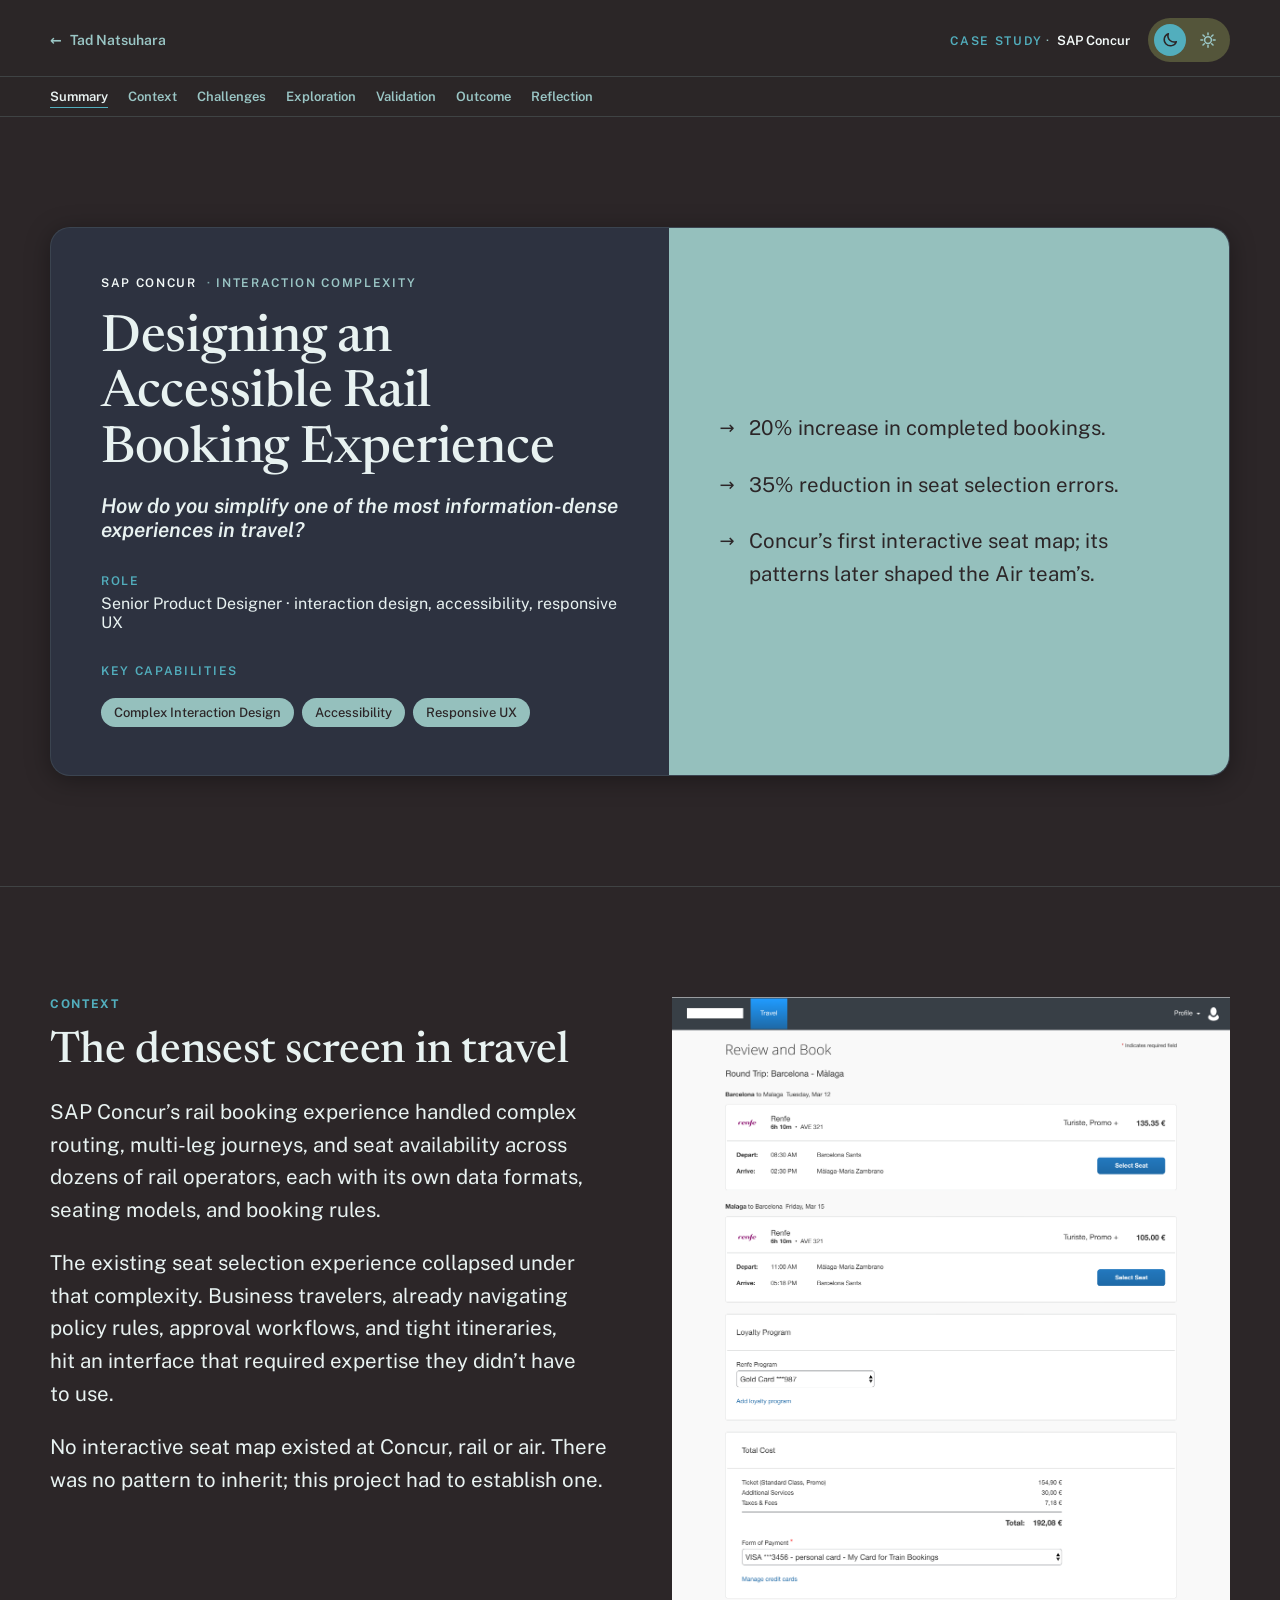
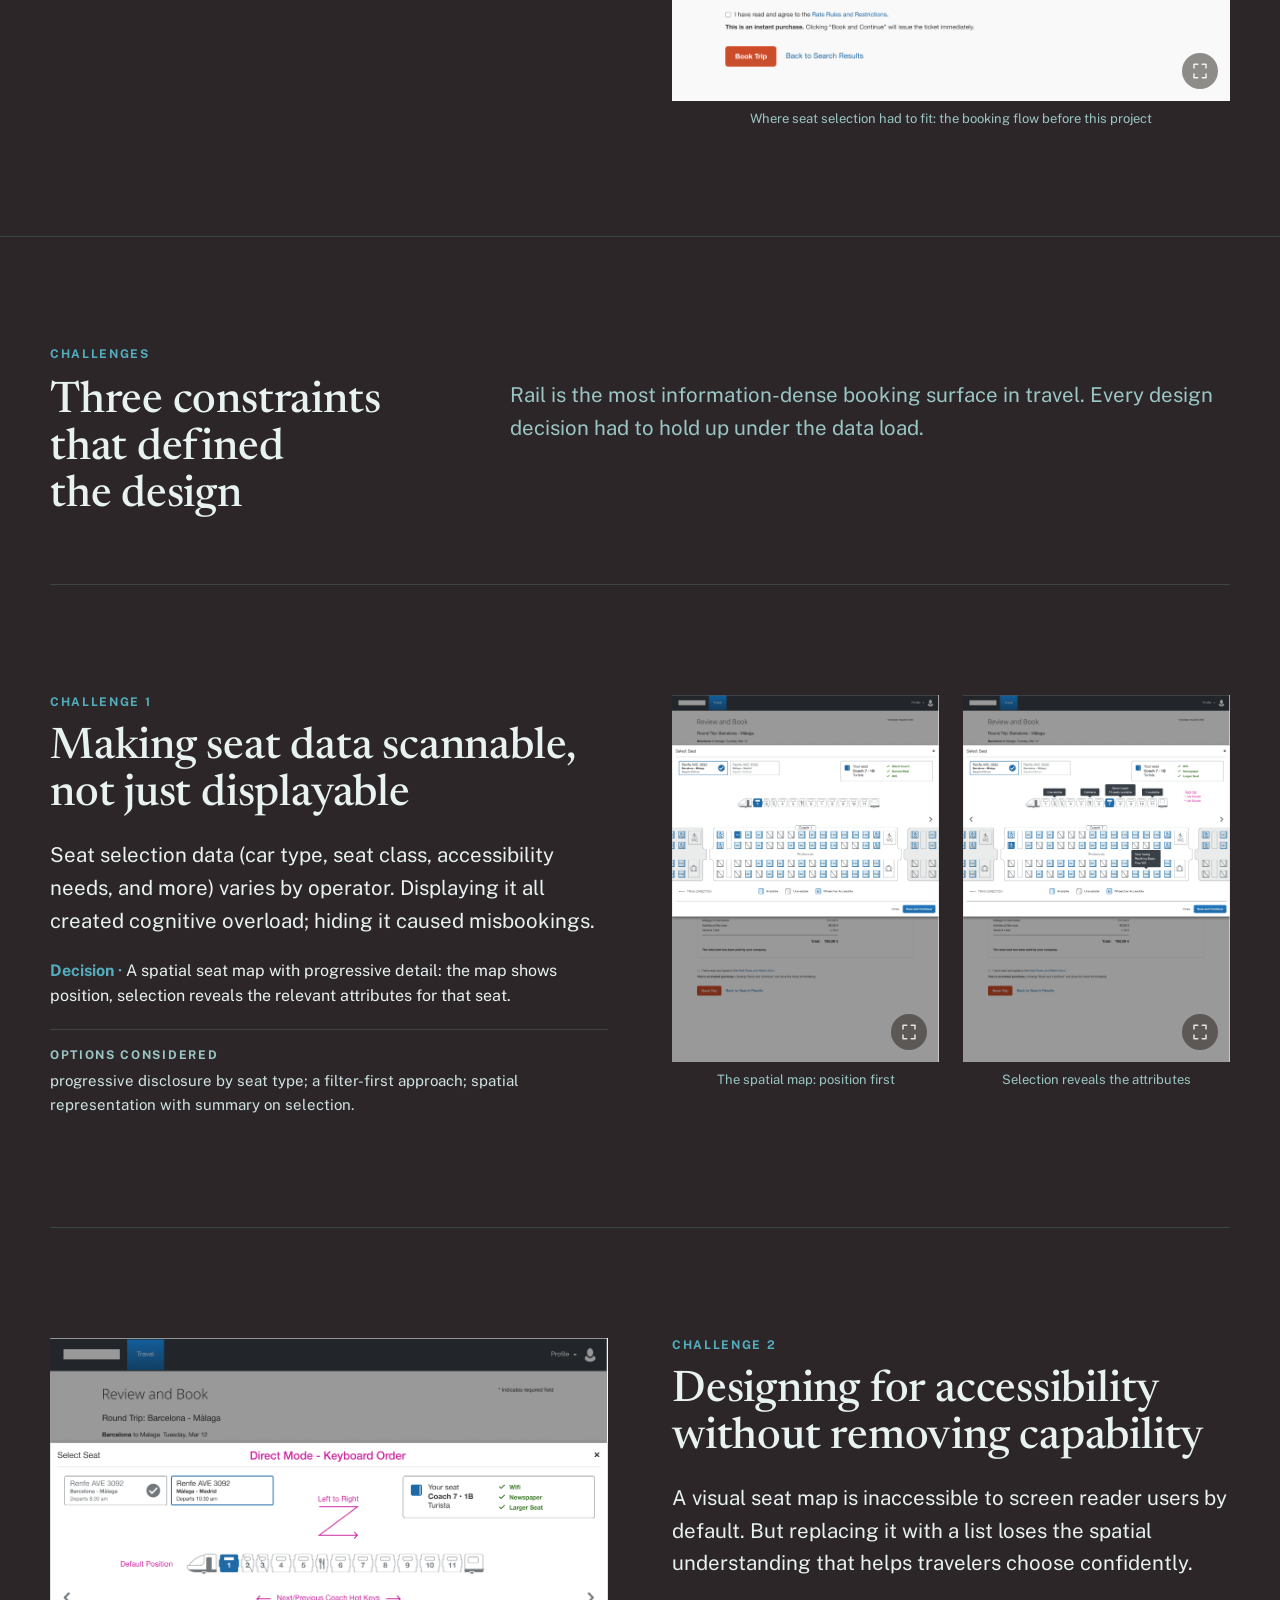
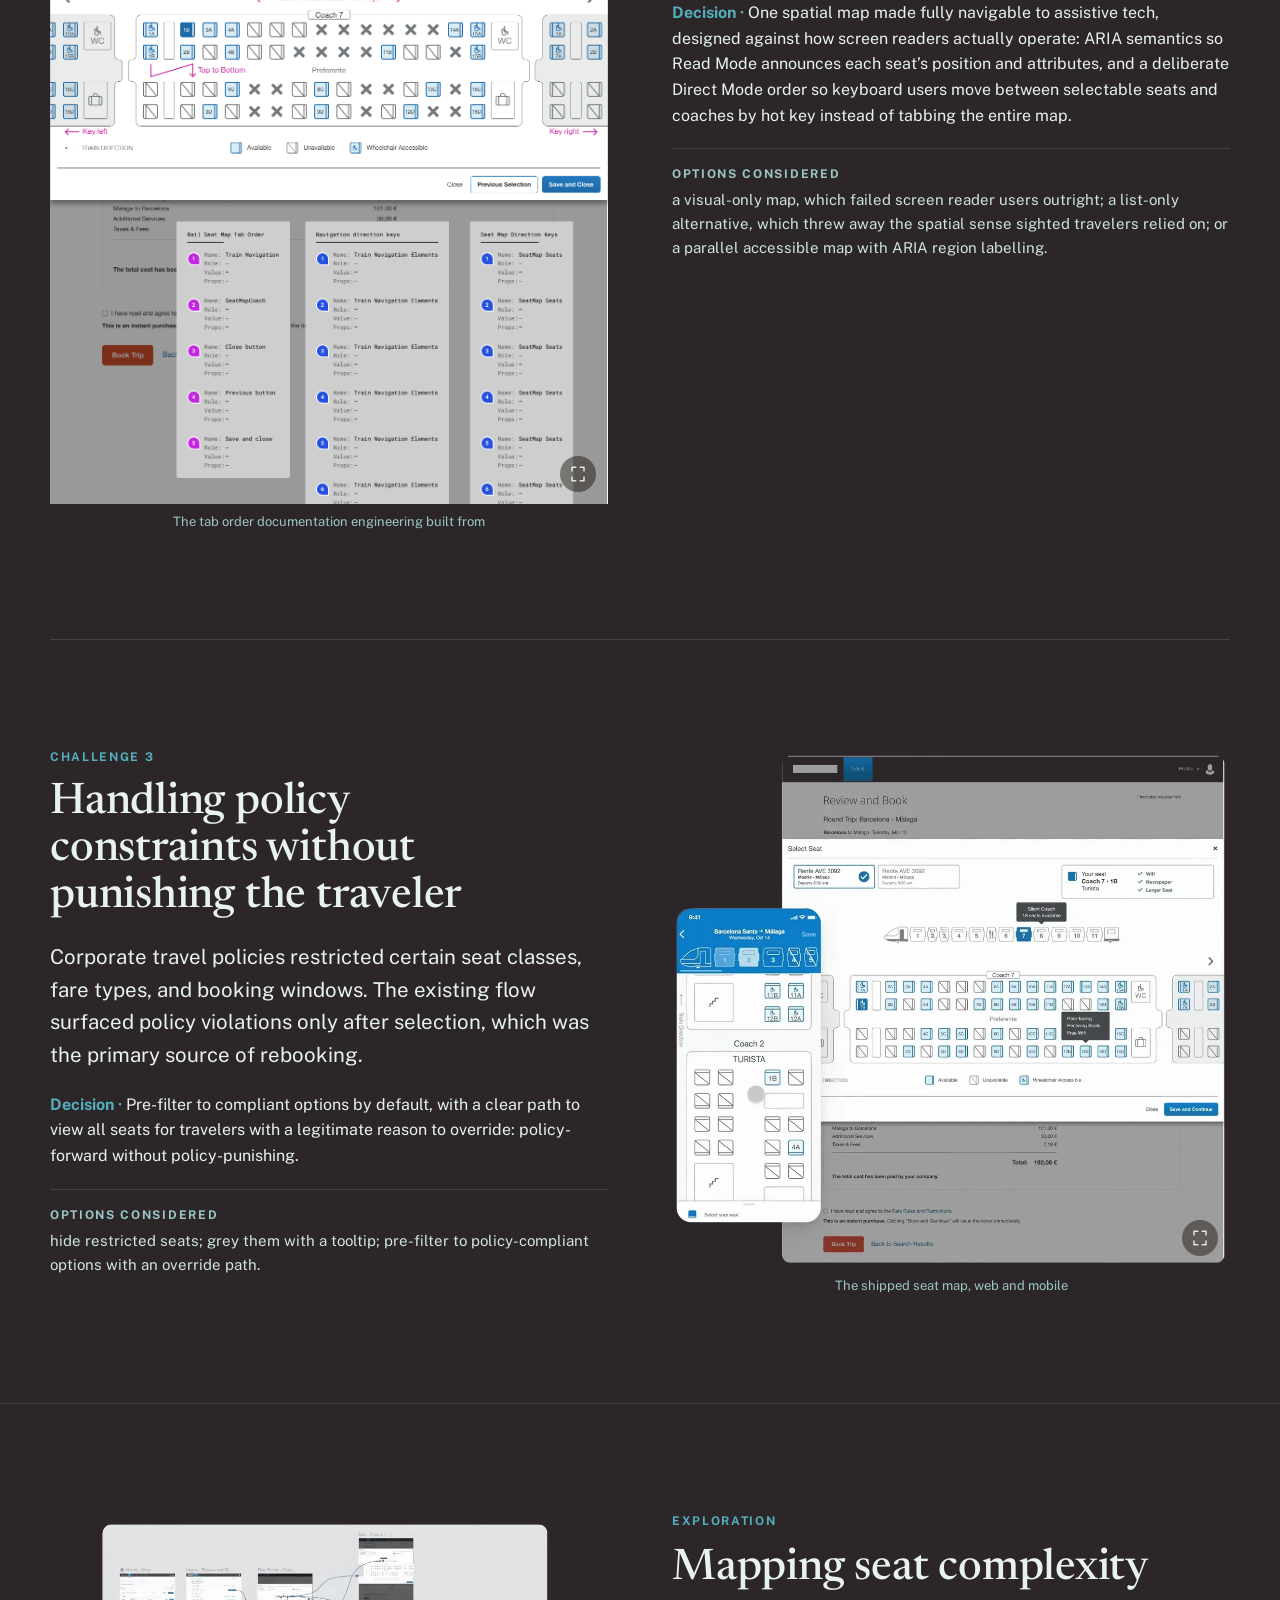
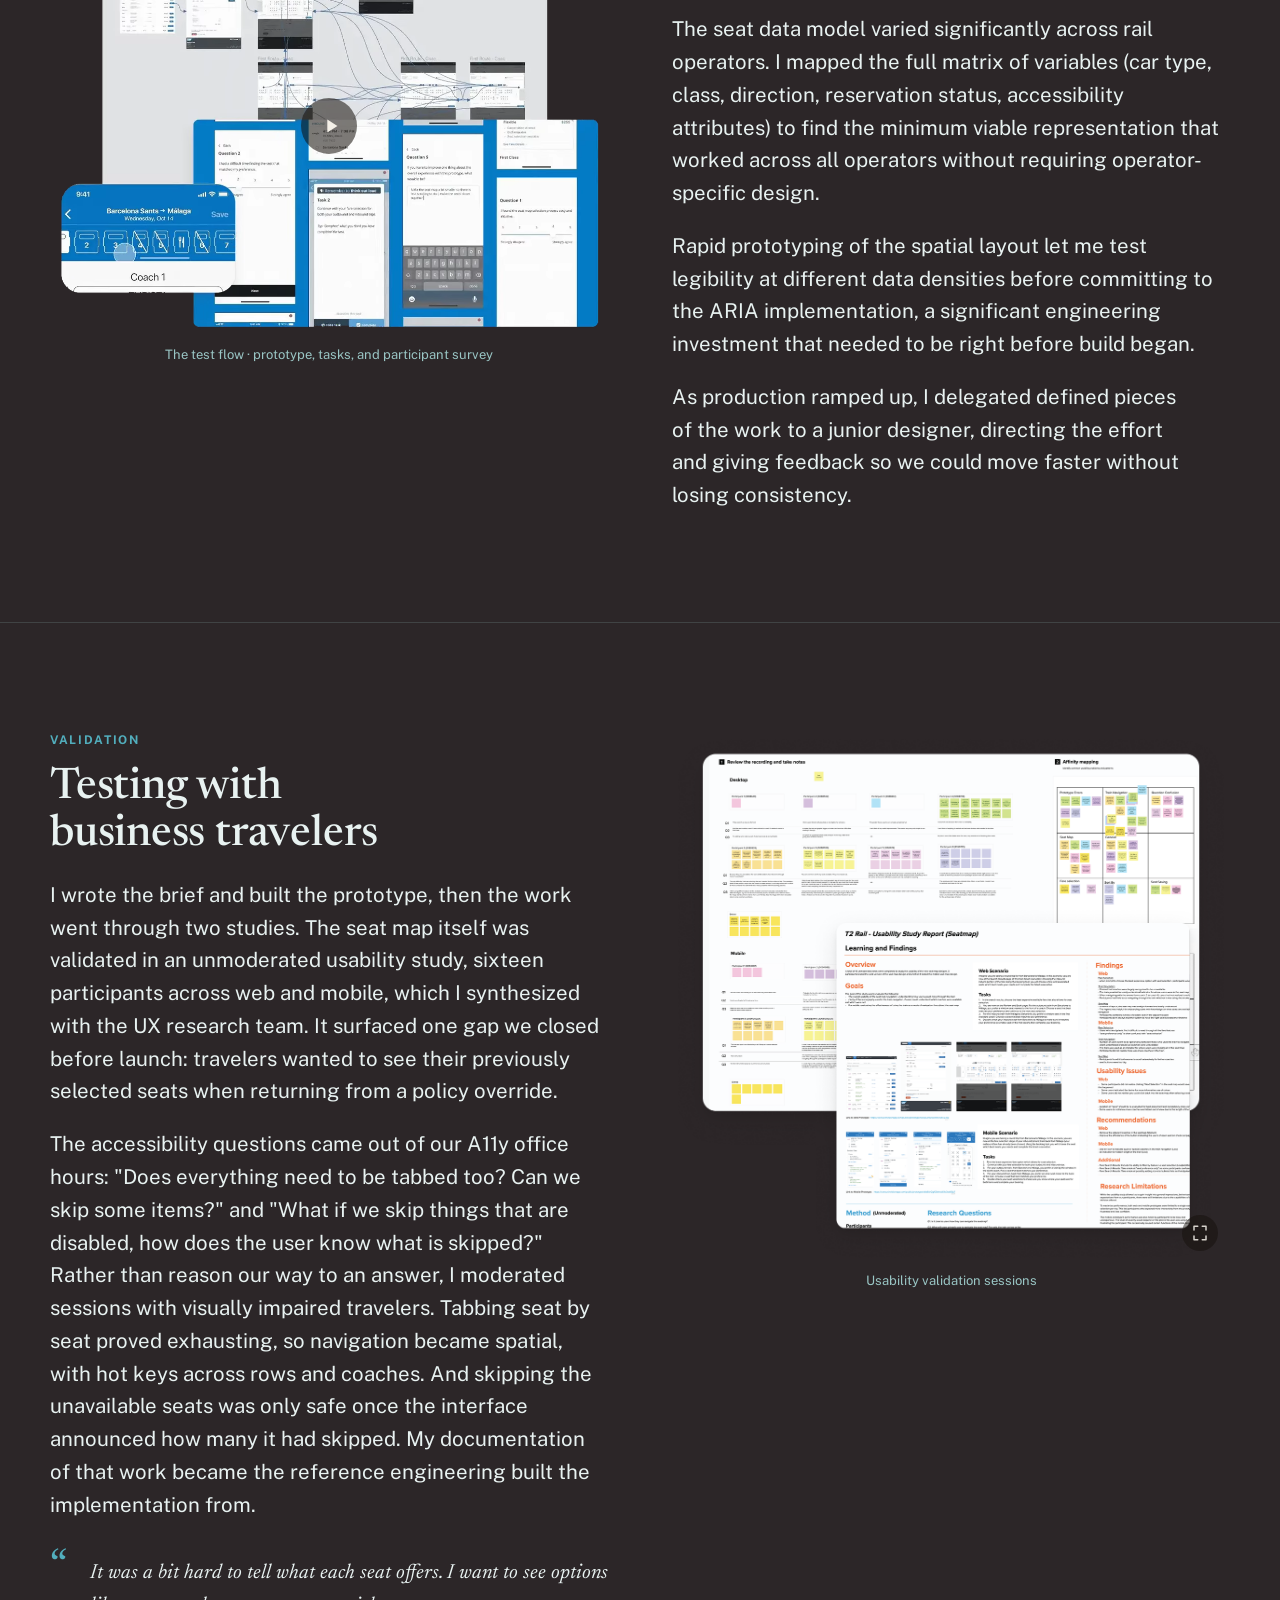
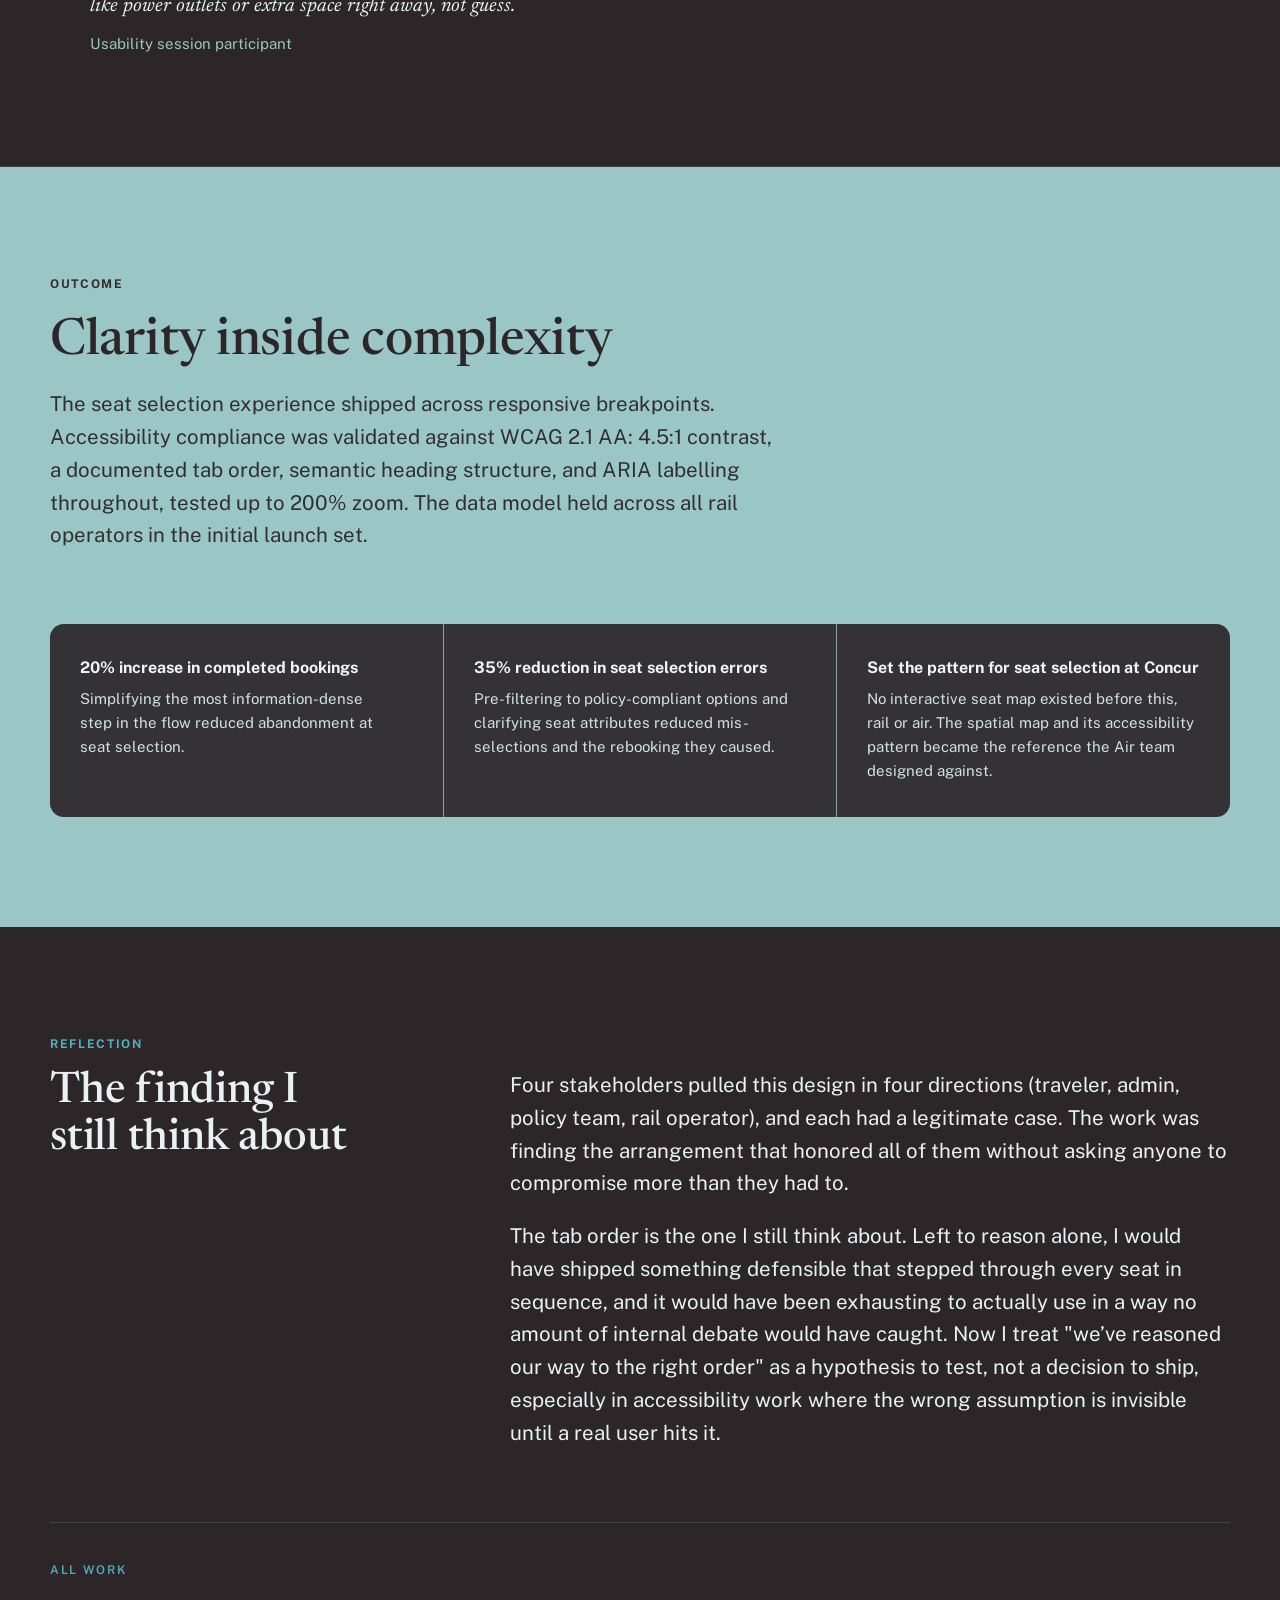
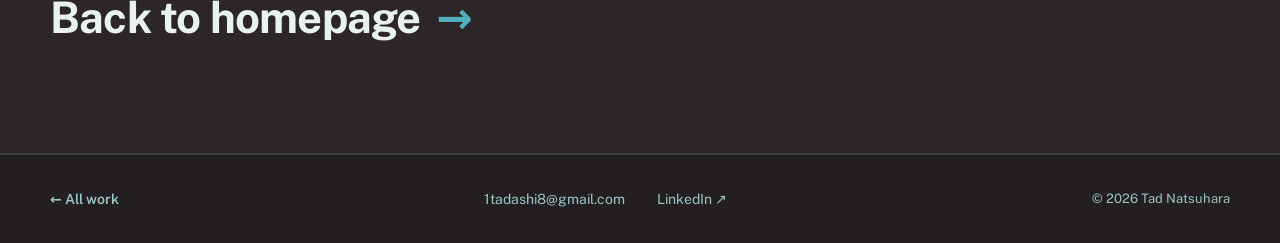
<file: case-rail-booking.html>
<!doctype html>
<html lang="en" data-theme="dark">
<head>
  <meta charset="utf-8" />
  <script>
    document.documentElement.className += ' js';
    /* Theme before first paint: saved choice, else dark.
       Dark is the default regardless of OS preference; a visitor's explicit
       toggle is remembered. */
    (function () {
      var t; try { t = localStorage.getItem('theme'); } catch (e) {}
      if (t !== 'light' && t !== 'dark') { t = 'dark'; }
      document.documentElement.setAttribute('data-theme', t);
    })();
  </script>
  <meta name="viewport" content="width=device-width, initial-scale=1" />
  <title>Accessible Rail Booking – SAP Concur · Tad Natsuhara</title>
  <meta name="description" content="Simplifying SAP Concur rail booking: an accessible seat selection experience that holds up under dense data and policy constraints. Case study by Tad Natsuhara." />
  <link rel="icon" href="data:image/svg+xml,%3Csvg xmlns='http://www.w3.org/2000/svg' viewBox='0 0 100 100'%3E%3Crect width='100' height='100' rx='22' fill='%2352AEBD'/%3E%3Ctext x='50' y='68' font-size='60' font-family='Georgia,serif' font-weight='700' fill='%232C2628' text-anchor='middle'%3ET%3C/text%3E%3C/svg%3E" />
  <link rel="preconnect" href="https://fonts.googleapis.com" />
  <link rel="preconnect" href="https://fonts.gstatic.com" crossorigin />
  <link href="https://fonts.googleapis.com/css2?family=Newsreader:ital,opsz,wght@0,6..72,400;0,6..72,500;0,6..72,600;1,6..72,400;1,6..72,500;1,6..72,600&family=Public+Sans:ital,wght@0,400;0,500;0,600;0,700;1,400;1,600&display=swap" rel="stylesheet" />
  <link rel="stylesheet" href="css/tokens.css?v=177" />
  <link rel="stylesheet" href="css/components.css?v=177" />
  <link rel="stylesheet" href="css/case.css?v=177" />
</head>
<body>
  <div id="app"><!-- BUILD:START --><a class="skip-link" href="#content">Skip to content</a><header class="case-header"><div class="container case-header__top"><a class="case-header__back" href="index.html#case-rail-booking"><span aria-hidden="true">&larr;</span> Tad Natsuhara</a><span class="case-header__cluster"><span class="case-header__tag"><span class="case-header__tag-label"><span class="eyebrow">Case Study</span> &middot; </span><span class="case-header__client">SAP Concur</span></span>
    <div class="theme-toggle" role="group" aria-label="Color theme">
      <button type="button" class="theme-toggle__item" data-theme-btn="dark" aria-pressed="false" aria-label="Dark theme"><svg class="theme-toggle__icon" viewBox="0 0 24 24" width="18" height="18" fill="none" stroke="currentColor" stroke-width="2" stroke-linecap="round" stroke-linejoin="round" aria-hidden="true"><path d="M20.4 14.2A8.3 8.3 0 0 1 9.8 3.6a8.3 8.3 0 1 0 10.6 10.6Z"/></svg></button>
      <button type="button" class="theme-toggle__item" data-theme-btn="light" aria-pressed="false" aria-label="Light theme"><svg class="theme-toggle__icon" viewBox="0 0 24 24" width="18" height="18" fill="none" stroke="currentColor" stroke-width="2" stroke-linecap="round" aria-hidden="true"><circle cx="12" cy="12" r="4.5"/><path d="M12 2.5v2.5M12 19v2.5M2.5 12H5M19 12h2.5M5.3 5.3l1.8 1.8M16.9 16.9l1.8 1.8M18.7 5.3l-1.8 1.8M7.1 16.9l-1.8 1.8"/></svg></button>
      <span class="theme-toggle__thumb" aria-hidden="true"></span>
    </div>
  </span></div><nav class="case-header__subnav" aria-label="Case study sections"><div class="container case-header__subnav-inner"><a class="case-header__nav-link" href="#cs-summary">Summary</a><a class="case-header__nav-link" href="#cs-context">Context</a><a class="case-header__nav-link" href="#cs-challenges">Challenges</a><a class="case-header__nav-link" href="#cs-exploration">Exploration</a><a class="case-header__nav-link" href="#cs-validation">Validation</a><a class="case-header__nav-link" href="#cs-outcome">Outcome</a><a class="case-header__nav-link" href="#cs-reflection">Reflection</a></div></nav></header><main id="content"><section class="section cs-summary" id="cs-summary" data-reveal><div class="container"><div class="cs-summary__card"><div class="cs-summary__left"><div class="cs-summary__eyebrow"><span class="cs-summary__client">SAP Concur</span><span class="cs-summary__theme"><span class="cs-summary__sep" aria-hidden="true">&middot;&nbsp;</span>Interaction Complexity</span></div><h1 class="cs-summary__title">Designing an Accessible Rail Booking Experience</h1><p class="cs-summary__question">How do you simplify one of the most information-dense experiences in travel?</p><div class="cs-summary__meta"><div class="cs-summary__meta-row"><span class="eyebrow">Role</span><p class="cs-summary__meta-val">Senior Product Designer · interaction design, accessibility, responsive UX</p></div></div><div class="cs-summary__caps"><span class="eyebrow">Key Capabilities</span><div class="cs-summary__chips"><span class="chip">Complex Interaction Design</span><span class="chip">Accessibility</span><span class="chip">Responsive UX</span></div></div></div><div class="cs-summary__right"><ul class="cs-summary__outcomes"><li class="cs-summary__outcome"><span class="cs-arrow" aria-hidden="true">&#x2192;</span><span>20% increase in completed bookings.</span></li><li class="cs-summary__outcome"><span class="cs-arrow" aria-hidden="true">&#x2192;</span><span>35% reduction in seat selection errors.</span></li><li class="cs-summary__outcome"><span class="cs-arrow" aria-hidden="true">&#x2192;</span><span>Concur’s first interactive seat map; its patterns later shaped the Air team’s.</span></li></ul></div></div></div></section><section class="section cs-split-section" id="cs-context" data-reveal><div class="container"><div class="cs-split-media"><div class="cs-split-media__text"><span class="cs-section-num">CONTEXT</span><h2 class="cs-section-headline">The densest screen in travel</h2><p class="cs-body">SAP Concur’s rail booking experience handled complex routing, multi-leg journeys, and seat availability across dozens of rail operators, each with its own data formats, seating models, and booking rules.</p><p class="cs-body">The existing seat selection experience collapsed under that complexity. Business travelers, already navigating policy rules, approval workflows, and tight itineraries, hit an interface that required expertise they didn’t have to use.</p><p class="cs-body">No interactive seat map existed at Concur, rail or air. There was no pattern to inherit; this project had to establish one.</p></div><div class="cs-split-media__media"><figure class="image-slot__figure"><button type="button" class="image-slot__zoom-trigger" data-lightbox-src="images/case-studies/rail-checkout-review-and-book.png" data-lightbox-alt="The existing Review and Book screen for a round-trip journey, with a plain &quot;Select Seat&quot; button and no seat map yet in view" data-lightbox-caption="Where seat selection had to fit: the booking flow before this project" aria-label="View larger: The existing Review and Book screen for a round-trip journey, with a plain &quot;Select Seat&quot; button and no seat map yet in view"><img class="image-slot__img" src="images/case-studies/rail-checkout-review-and-book.png" alt="The existing Review and Book screen for a round-trip journey, with a plain &quot;Select Seat&quot; button and no seat map yet in view" width="1200" height="1515" loading="lazy" /><span class="image-slot__zoom-icon" aria-hidden="true"><svg viewBox="0 0 24 24" fill="none" stroke="currentColor" stroke-width="2" stroke-linecap="round" stroke-linejoin="round"><path d="M9 3H4v5M15 3h5v5M9 21H4v-5M15 21h5v-5"/></svg></span></button><figcaption class="image-slot__figcaption">Where seat selection had to fit: the booking flow before this project</figcaption></figure></div></div></div></section><section class="section cs-challenges" id="cs-challenges" data-reveal><div class="container"><div class="cs-split"><div class="cs-split__left"><span class="cs-section-num">CHALLENGES</span><h2 class="cs-section-headline">Three constraints that defined the design</h2></div><div class="cs-split__right"><p class="cs-body cs-body--lead">Rail is the most information-dense booking surface in travel. Every design decision had to hold up under the data load.</p></div></div></div><div class="container cs-challenge-list"><div class="cs-challenge" data-reveal><div class="cs-challenge__inner cs-challenge__inner--left"><div class="cs-challenge__text"><span class="cs-challenge__label">Challenge 1</span><h3 class="cs-challenge__headline">Making seat data scannable, not just displayable</h3><p class="cs-body">Seat selection data (car type, seat class, accessibility needs, and more) varies by operator. Displaying it all created cognitive overload; hiding it caused misbookings.</p><p class="cs-decision"><strong class="cs-decision__label">Decision · </strong>A spatial seat map with progressive detail: the map shows position, selection reveals the relevant attributes for that seat.</p><p class="cs-options"><strong class="cs-options__label">Options considered</strong>progressive disclosure by seat type; a filter-first approach; spatial representation with summary on selection.</p></div><div class="cs-challenge__media cs-challenge__media--grid"><figure class="image-slot__figure"><button type="button" class="image-slot__zoom-trigger" data-lightbox-src="images/case-studies/rail-seatmap-default.png" data-lightbox-alt="The shipped seat map showing coach layout, an available/unavailable/wheelchair legend, and the selected seat’s amenities" data-lightbox-caption="The spatial map: position first" aria-label="View larger: The shipped seat map showing coach layout, an available/unavailable/wheelchair legend, and the selected seat’s amenities"><img class="image-slot__img" src="images/case-studies/rail-seatmap-default.png" alt="The shipped seat map showing coach layout, an available/unavailable/wheelchair legend, and the selected seat’s amenities" width="1200" height="1647" loading="lazy" /><span class="image-slot__zoom-icon" aria-hidden="true"><svg viewBox="0 0 24 24" fill="none" stroke="currentColor" stroke-width="2" stroke-linecap="round" stroke-linejoin="round"><path d="M9 3H4v5M15 3h5v5M9 21H4v-5M15 21h5v-5"/></svg></span></button><figcaption class="image-slot__figcaption">The spatial map: position first</figcaption></figure><figure class="image-slot__figure"><button type="button" class="image-slot__zoom-trigger" data-lightbox-src="images/case-studies/rail-seatmap-tooltips.png" data-lightbox-alt="A seat tooltip revealing rear-facing, reclining, and free wifi attributes on hover or focus" data-lightbox-caption="Selection reveals the attributes" aria-label="View larger: A seat tooltip revealing rear-facing, reclining, and free wifi attributes on hover or focus"><img class="image-slot__img" src="images/case-studies/rail-seatmap-tooltips.png" alt="A seat tooltip revealing rear-facing, reclining, and free wifi attributes on hover or focus" width="1200" height="1647" loading="lazy" /><span class="image-slot__zoom-icon" aria-hidden="true"><svg viewBox="0 0 24 24" fill="none" stroke="currentColor" stroke-width="2" stroke-linecap="round" stroke-linejoin="round"><path d="M9 3H4v5M15 3h5v5M9 21H4v-5M15 21h5v-5"/></svg></span></button><figcaption class="image-slot__figcaption">Selection reveals the attributes</figcaption></figure></div></div></div><div class="cs-challenge" data-reveal><div class="cs-challenge__inner cs-challenge__inner--right"><div class="cs-challenge__text"><span class="cs-challenge__label">Challenge 2</span><h3 class="cs-challenge__headline">Designing for accessibility without removing capability</h3><p class="cs-body">A visual seat map is inaccessible to screen reader users by default. But replacing it with a list loses the spatial understanding that helps travelers choose confidently.</p><p class="cs-decision"><strong class="cs-decision__label">Decision · </strong>One spatial map made fully navigable to assistive tech, designed against how screen readers actually operate: ARIA semantics so Read Mode announces each seat’s position and attributes, and a deliberate Direct Mode order so keyboard users move between selectable seats and coaches by hot key instead of tabbing the entire map.</p><p class="cs-options"><strong class="cs-options__label">Options considered</strong>a visual-only map, which failed screen reader users outright; a list-only alternative, which threw away the spatial sense sighted travelers relied on; or a parallel accessible map with ARIA region labelling.</p></div><div class="cs-challenge__media"><figure class="image-slot__figure"><button type="button" class="image-slot__zoom-trigger" data-lightbox-src="images/case-studies/rail-keyboard-tab-order.png" data-lightbox-alt="Annotated keyboard tab order for the seat map: left-to-right, top-to-bottom seat traversal, next/previous coach hotkeys, and disabled seats excluded from the tab sequence" data-lightbox-caption="The tab order documentation engineering built from" aria-label="View larger: Annotated keyboard tab order for the seat map: left-to-right, top-to-bottom seat traversal, next/previous coach hotkeys, and disabled seats excluded from the tab sequence"><img class="image-slot__img" src="images/case-studies/rail-keyboard-tab-order.png" alt="Annotated keyboard tab order for the seat map: left-to-right, top-to-bottom seat traversal, next/previous coach hotkeys, and disabled seats excluded from the tab sequence" width="1200" height="1647" loading="lazy" /><span class="image-slot__zoom-icon" aria-hidden="true"><svg viewBox="0 0 24 24" fill="none" stroke="currentColor" stroke-width="2" stroke-linecap="round" stroke-linejoin="round"><path d="M9 3H4v5M15 3h5v5M9 21H4v-5M15 21h5v-5"/></svg></span></button><figcaption class="image-slot__figcaption">The tab order documentation engineering built from</figcaption></figure></div></div></div><div class="cs-challenge" data-reveal><div class="cs-challenge__inner cs-challenge__inner--left"><div class="cs-challenge__text"><span class="cs-challenge__label">Challenge 3</span><h3 class="cs-challenge__headline">Handling policy constraints without punishing the traveler</h3><p class="cs-body">Corporate travel policies restricted certain seat classes, fare types, and booking windows. The existing flow surfaced policy violations only after selection, which was the primary source of rebooking.</p><p class="cs-decision"><strong class="cs-decision__label">Decision · </strong>Pre-filter to compliant options by default, with a clear path to view all seats for travelers with a legitimate reason to override: policy-forward without policy-punishing.</p><p class="cs-options"><strong class="cs-options__label">Options considered</strong>hide restricted seats; grey them with a tooltip; pre-filter to policy-compliant options with an override path.</p></div><div class="cs-challenge__media"><figure class="image-slot__figure"><button type="button" class="image-slot__zoom-trigger" data-lightbox-src="images/case-studies/rail-seatmap-final-opt.avif" data-lightbox-alt="The finished seat map on desktop and mobile, with an amenity tooltip surfaced on selection" data-lightbox-caption="The shipped seat map, web and mobile" aria-label="View larger: The finished seat map on desktop and mobile, with an amenity tooltip surfaced on selection"><img class="image-slot__img" src="images/case-studies/rail-seatmap-final-opt.avif" alt="The finished seat map on desktop and mobile, with an amenity tooltip surfaced on selection" width="1100" height="1022" loading="lazy" /><span class="image-slot__zoom-icon" aria-hidden="true"><svg viewBox="0 0 24 24" fill="none" stroke="currentColor" stroke-width="2" stroke-linecap="round" stroke-linejoin="round"><path d="M9 3H4v5M15 3h5v5M9 21H4v-5M15 21h5v-5"/></svg></span></button><figcaption class="image-slot__figcaption">The shipped seat map, web and mobile</figcaption></figure></div></div></div></div></section><section class="section cs-split-section" id="cs-exploration" data-reveal><div class="container"><div class="cs-split-media cs-split-media--reverse"><div class="cs-split-media__text"><span class="cs-section-num">EXPLORATION</span><h2 class="cs-section-headline">Mapping seat complexity</h2><p class="cs-body">The seat data model varied significantly across rail operators. I mapped the full matrix of variables (car type, class, direction, reservation status, accessibility attributes) to find the minimum viable representation that worked across all operators without requiring operator-specific design.</p><p class="cs-body">Rapid prototyping of the spatial layout let me test legibility at different data densities before committing to the ARIA implementation, a significant engineering investment that needed to be right before build began.</p><p class="cs-body">As production ramped up, I delegated defined pieces of the work to a junior designer, directing the effort and giving feedback so we could move faster without losing consistency.</p></div><div class="cs-split-media__media"><figure class="image-slot__figure"><span class="image-slot__video"><video class="image-slot__img" src="images/case-studies/rail-usability-testing.webm" width="1100" height="834" poster="images/case-studies/rail-usability-testing-poster.webp" data-alpha-fallback="images/case-studies/rail-usability-testing.mp4" preload="metadata" data-autoplay muted loop playsinline aria-label="Animated walkthrough of the usability test flow: the prototype task map, participant survey questions, and mobile testing screens"></video><button type="button" class="image-slot__play" aria-label="Play video"><svg viewBox="0 0 24 24" aria-hidden="true"><path d="M8 5v14l11-7z"/></svg></button></span><figcaption class="image-slot__figcaption">The test flow · prototype, tasks, and participant survey</figcaption></figure></div></div></div></section><section class="section cs-split-section" id="cs-validation" data-reveal><div class="container"><div class="cs-split-media"><div class="cs-split-media__text"><span class="cs-section-num">VALIDATION</span><h2 class="cs-section-headline">Testing with business travelers</h2><p class="cs-body">I wrote the brief and built the prototype, then the work went through two studies. The seat map itself was validated in an unmoderated usability study, sixteen participants across web and mobile, which I synthesized with the UX research team. It surfaced one gap we closed before launch: travelers wanted to see their previously selected seats when returning from a policy override.</p><p class="cs-body">The accessibility questions came out of our A11y office hours: &quot;Does everything need to be tabbed too? Can we skip some items?&quot; and &quot;What if we skip things that are disabled, how does the user know what is skipped?&quot; Rather than reason our way to an answer, I moderated sessions with visually impaired travelers. Tabbing seat by seat proved exhausting, so navigation became spatial, with hot keys across rows and coaches. And skipping the unavailable seats was only safe once the interface announced how many it had skipped. My documentation of that work became the reference engineering built the implementation from.</p>
    <blockquote class="cs-quote">
      <p class="cs-quote__text">It was a bit hard to tell what each seat offers. I want to see options like power outlets or extra space right away, not guess.</p>
      <footer class="cs-quote__attribution">Usability session participant</footer>
    </blockquote></div><div class="cs-split-media__media"><figure class="image-slot__figure"><button type="button" class="image-slot__zoom-trigger" data-lightbox-src="images/case-studies/rail-usability-study.png" data-lightbox-alt="Unmoderated usability study report with participant notes, affinity mapping, and findings" data-lightbox-caption="Usability validation sessions" aria-label="View larger: Unmoderated usability study report with participant notes, affinity mapping, and findings"><img class="image-slot__img" src="images/case-studies/rail-usability-study.png" alt="Unmoderated usability study report with participant notes, affinity mapping, and findings" width="1198" height="1137" loading="lazy" /><span class="image-slot__zoom-icon" aria-hidden="true"><svg viewBox="0 0 24 24" fill="none" stroke="currentColor" stroke-width="2" stroke-linecap="round" stroke-linejoin="round"><path d="M9 3H4v5M15 3h5v5M9 21H4v-5M15 21h5v-5"/></svg></span></button><figcaption class="image-slot__figcaption">Usability validation sessions</figcaption></figure></div></div></div></section><section class="cs-outcome" id="cs-outcome" data-reveal><div class="container"><span class="cs-section-num">OUTCOME</span><h2 class="cs-outcome__headline">Clarity inside complexity</h2><p class="cs-outcome__body">The seat selection experience shipped across responsive breakpoints. Accessibility compliance was validated against WCAG 2.1 AA: 4.5:1 contrast, a documented tab order, semantic heading structure, and ARIA labelling throughout, tested up to 200% zoom. The data model held across all rail operators in the initial launch set.</p><div class="cs-impact-grid"><div class="cs-impact"><p class="cs-impact__label">20% increase in completed bookings</p><p class="cs-impact__desc">Simplifying the most information-dense step in the flow reduced abandonment at seat selection.</p></div><div class="cs-impact"><p class="cs-impact__label">35% reduction in seat selection errors</p><p class="cs-impact__desc">Pre-filtering to policy-compliant options and clarifying seat attributes reduced mis-selections and the rebooking they caused.</p></div><div class="cs-impact"><p class="cs-impact__label">Set the pattern for seat selection at Concur</p><p class="cs-impact__desc">No interactive seat map existed before this, rail or air. The spatial map and its accessibility pattern became the reference the Air team designed against.</p></div></div></div></section><section class="section cs-split-section" id="cs-reflection" data-reveal><div class="container"><div class="cs-split"><div class="cs-split__left"><span class="cs-section-num">REFLECTION</span><h2 class="cs-section-headline">The finding I still think about</h2></div><div class="cs-split__right"><p class="cs-body">Four stakeholders pulled this design in four directions (traveler, admin, policy team, rail operator), and each had a legitimate case. The work was finding the arrangement that honored all of them without asking anyone to compromise more than they had to.</p><p class="cs-body">The tab order is the one I still think about. Left to reason alone, I would have shipped something defensible that stepped through every seat in sequence, and it would have been exhausting to actually use in a way no amount of internal debate would have caught. Now I treat &quot;we’ve reasoned our way to the right order&quot; as a hypothesis to test, not a decision to ship, especially in accessibility work where the wrong assumption is invisible until a real user hits it.</p></div></div></div><div class="container"><div class="cs-next"><span class="cs-next__label"><span class="eyebrow">All Work</span></span><a class="cs-next__link" href="index.html#work">Back to homepage <span class="cs-next__arrow" aria-hidden="true">&rarr;</span></a></div></div></section></main><footer class="cs-footer"><div class="container cs-footer__inner"><a class="cs-footer__back" href="index.html">&larr; All work</a><a class="cs-footer__link" href="mailto:1tadashi8@gmail.com">1tadashi8@gmail.com</a><a class="cs-footer__link" href="https://www.linkedin.com/in/tad-natsuhara-design" target="_blank" rel="noopener">LinkedIn <span aria-hidden="true">&#8599;</span></a><span class="cs-footer__copy">&copy; 2026 Tad Natsuhara</span></div></footer><a href="#content" class="cs-back-to-top" aria-label="Back to top"><span class="cs-back-to-top__arrow" aria-hidden="true">&#8593;</span> Top</a><dialog class="cs-lightbox" data-lightbox><button type="button" class="cs-lightbox__close" data-lightbox-close autofocus aria-label="Close image"><svg viewBox="0 0 24 24" aria-hidden="true"><path d="M6 6l12 12M18 6L6 18"/></svg></button><figure class="cs-lightbox__figure"><img class="cs-lightbox__img" data-lightbox-img alt="" /><figcaption class="cs-lightbox__caption" data-lightbox-caption></figcaption></figure></dialog><!-- BUILD:END --></div>
  <noscript>
    <div class="noscript-notice container">
      <p>Some animations are disabled without JavaScript – everything else on this page works as shown.</p>
    </div>
  </noscript>
  <!-- Cache-busting: bump ?v= on every one of these files whenever js/ or css/ changes -->
  <script src="js/components.js?v=177"></script>
  <script src="js/case-content.js?v=177"></script>
  <script src="js/case-template.js?v=177"></script>
  <script>CaseTemplate.render('rail-booking');</script>
</body>
</html>
</file>
<file: css/tokens.css>
/* ============================================================
   Tad Natsuhara — Portfolio Design Tokens (Pantone palette, Newsreader + Public Sans)
   Single source of truth. Import once, reference everywhere.
   Never hardcode a raw value in a component — use a var() below.

   oklch() is the source of truth and is supported in all current
   browsers. Hex equivalents are exact sRGB conversions, provided
   as a fallback/reference only.
   ============================================================ */

:root {
  color-scheme: light; /* native form controls / scrollbars match the theme */

  /* ---------- Color: surfaces (Pantone cool paper) ---------- */
  --bg:            #EEF6F5; /* page background (Pantone-derived cool paper) */
  --bg-footer:     #D5E8E7; /* deepest surface (contact band lives on --band-bg) */
  --bg-card:       #FAFDFC; /* case-study cards lifted toward white */
  --bg-inset:      #D5E8E7; /* image slots + chips + theme-toggle track */
  --surface-stage: #EEF6F5; /* image-viewer stage: deliberately NOT overridden in dark, screens are light product UI */

  /* ---------- Color: text (Anthracite ink ramp; AA-checked on --bg) ---------- */
  --text-primary:   #2D3240; /* body + most headings */
  --text-bright:    #2C2628; /* wordmark, display headings */
  --text-secondary: #2D3240; /* lead paragraphs */
  --text-tertiary:  #3F4553;
  --text-muted:     #54553A; /* eyebrows, supporting copy, nav — 7.0:1 */
  --text-faint:     #7C9B9A; /* decorative labels */
  --text-faint-2:   #54553A; /* copyright */

  /* ---------- Color: accent (Sea Jet) ----------
     --accent is the fill/solid + large display accent (rules, toggle thumb,
     buttons). --accent-text is the deeper teal for small type, which needs
     >=4.5:1 on paper (Sea Jet itself is only ~2.3:1 on --bg). Both themes
     now share ONE accent hue; dark just uses the fill colour for text too. */
  --accent:       #52AEBD;
  --accent-text:  #2A7381; /* 4.95:1 on --bg */
  --accent-hex:        #52AEBD;
  --accent-text-hex:   #2A7381;
  --on-accent:    #2C2628; /* ink on an --accent fill — 5.8:1 */

  /* Marker highlight under italic emphasis (hero, statements). */
  --highlight: rgba(154, 198, 197, 0.6);

  /* ---------- Color: contact band + "Outcome" band ----------
     Pantone Soft Aqua block with Black Bean ink, in both themes. */
  --band-bg:    #9AC6C5;
  --band-bg-hex: #9AC6C5;
  --band-text:  #2C2628; /* 7.96:1 on the band */
  --band-card:     rgba(44, 38, 40, 0.90);   /* impact cards on the band: ink surface, light text */
  --band-hairline: rgba(44, 38, 40, 0.22);
  --surface-committed: color-mix(in oklch, var(--bg-inset) 46%, var(--band-bg) 54%);
  /* Impact-card text: the card is a dark ink surface on the band in BOTH
     themes, so its text is polarity-fixed light — never theme-varying. */
  --band-card-text:   #EEF6F5;
  --band-card-text-2: #CFE3E2;

  /* ---------- Color: lines (anthracite-alpha) ---------- */
  --border:        rgba(45, 50, 64, 0.16); /* default card/section */
  --border-bright: rgba(45, 50, 64, 0.32); /* hover */
  --hairline:      rgba(45, 50, 64, 0.10); /* faintest */
  --hairline-2:    rgba(45, 50, 64, 0.20); /* stronger rule */
  --rule-strong:   #2D3240;                /* 2px section opener rule */

  /* ---------- Color: header scrims (page bg at opacity) ---------- */
  --scrim-0:      rgba(238, 246, 245, 0);
  --scrim:        rgba(238, 246, 245, 0.85); /* homepage sticky header */
  --scrim-strong: rgba(238, 246, 245, 0.93); /* case header + subnav fade */

  /* ---------- Selection ---------- */
  --selection-bg:   #52AEBD;
  --selection-text: #2C2628;

  /* ---------- Typography: families ----------
     Editorial pairing on a contrast axis: a high-contrast display serif
     carries every headline/statement; a neutral grotesque carries body,
     nav, and the wordmark. */
  --font-sans: 'Public Sans', system-ui, sans-serif;
  /* weights in use: 400 500 600 700 */
  --font-display: 'Newsreader', Georgia, 'Times New Roman', serif; /* optical-size editorial serif with expressive italics */
  --ls-serif: -0.005em;

  /* ---------- Typography: fluid scale (clamp = min, fluid, max) ---------- */
  --fs-display:   clamp(min(3.25rem, 14.5vw), 8vw, 5.25rem); /* hero headline — no-image variant, full-width column. Tuned (was 6rem max / 8.5vw) so "Complexity is inevitable." (the longest hero line) stays on one line across the fluid range, not just at the capped max: at 8.5vw it was a near-exact tie with the column width around tablet (~768px); 8vw carries a real safety margin there too, and the 5.25rem cap (not 6rem) keeps it on one line once the clamp saturates at wide desktop. The min() floor is a hardening fix: a hard 3.25rem floor made "Complexity" (258px) overflow the 240px column on 320px viewports; 14.5vw only undercuts 3.25rem below ~359px, so 375px+ renders identically. */
  --fs-section:   clamp(1.875rem, 4vw, 3.25rem); /* section headlines */
  --fs-section-sm:clamp(1.75rem, 3.4vw, 2.75rem);
  --fs-statement: clamp(1.625rem, 3.1vw, 2.75rem); /* big statements */
  --fs-statement-sm: clamp(1.5rem, 2.8vw, 2.375rem);
  --fs-coda:      clamp(1.375rem, 2.2vw, 1.875rem); /* closing lines under statements (impeccable live, Jul 2026 — sized up so the coda reads as a confident capstone) */
  --fs-lead:      clamp(1.0625rem, 1.6vw, 1.3125rem); /* lead paragraphs */
  --fs-body:      1rem;                       /* body 15–17px range */
  --fs-eyebrow:   0.75rem;                        /* uppercase labels */
  --fs-chip:      0.8125rem;
  /* UI-chrome tier, distinct from the content ramp above: nav/meta links and
     small supporting copy repeat this exact size across components (case
     header/footer back-links; principle/impact/quote descriptions), so they
     get real tokens rather than each hardcoding the value independently. */
  --fs-nav:       0.875rem;  /* back-links, footer meta links */
  --fs-small:     0.9375rem; /* small body copy — descriptions, attributions, mobile nav rows */
  /* A handful of one-off sizes remain literal by choice, not drift: serif
     numerals/headings at component-specific scale (.kind-list title
     1.1875rem, .about__byline-name 1.25rem),
     an icon glyph (1.125rem, coincidentally shared by an unrelated heading —
     tokenizing would wrongly couple the two), a decorative quote mark
     (2.75rem), and the image-slot placeholder hint (0.6875rem). Each recurs
     0-1 times outside its own component, so a shared token would consolidate
     nothing real. */

  /* ---------- Typography: tracking / leading ---------- */
  --ls-display:   -0.02em; /* Newsreader display */
  --ls-section:   -0.018em;
  --ls-statement: -0.014em;
  --ls-eyebrow:    0.14em;  /* wide-tracked accent labels, per the mockup */
  --lh-display:    0.98;    /* serif display needs a touch more than a sans */
  --lh-tight:      1.08;
  --lh-statement:  1.2;  /* multi-line statements need more air than display */
  --lh-body:       1.6;

  /* ---------- Layout ---------- */
  --max-width:   1180px;
  --gutter:      40px;       /* left/right page padding */
  --section-pad: 110px;      /* vertical section rhythm (range 60–130) */
  --gap-stack:   24px;       /* card stacks / tight grids */
  --gap-split:   64px;       /* two-column splits (range 56–72) */
  --header-offset: 110px;    /* scroll-margin-top for anchors */

  /* ---------- Radius ---------- */
  --r-card:     14px;
  --r-feature:  20px; /* large featured case-study cards */
  --r-summary:  18px; /* case-study summary card */
  --r-portrait: 16px;
  --r-pill:     100px; /* pills + chips */
  --r-focus:    4px;   /* keyboard focus-ring corner softening */

  /* ---------- Motion ---------- */
  --reveal-dur:  0.7s;
  --reveal-ease: cubic-bezier(0.2, 0.7, 0.2, 1);
  --hover-dur:   0.4s; /* border-color */
  --hover-color-dur: 0.3s;
  --dot-glow: 0 0 0 4px rgba(82, 174, 189, 0.25); /* About status dot — soft ring reads on paper */

  /* ---------- Elevation (DESIGN.md §4) — softer on paper ---------- */
  --shadow-ambient-rest:  0 4px 24px rgba(45, 50, 64, 0.10);
  --shadow-ambient-hover: 0 10px 34px rgba(45, 50, 64, 0.16);

  /* ---------- Media overlay control (video tap-to-play) ----------
     Sits on top of arbitrary video frames, not page background, so it stays
     constant across themes instead of following --bg/--text-primary. */
  --media-control-bg: rgba(20, 16, 10, 0.55);
  --media-control-fg: #F4F0E8;

  /* ---------- Lightbox backdrop (case-study image viewer) ----------
     Isolates an arbitrary screenshot/photo, not page content, so — like the
     media overlay control above — it stays a fixed near-black regardless of
     theme rather than following --scrim (which is page-bg-tinted, for
     header blur over content). */
  --lightbox-backdrop: rgba(10, 8, 6, 0.92);
}

/* ============================================================
   Dark theme — set via <html data-theme="dark"> by the header toggle
   (persisted in localStorage). Same Newsreader/Public Sans type and
   the same layouts as light; the Pantone palette flips polarity:
   Black Bean ground, Anthracite cards, Soft Aqua supporting text,
   Sea Jet accent. Every value is contrast-checked against WCAG 2.1 AA.
   ============================================================ */
[data-theme="dark"] {
  color-scheme: dark;

  /* Surfaces */
  --bg:        #2C2628; /* Black Bean */
  --bg-footer: #231E20;
  --bg-card:   #2D3240; /* Anthracite */
  --bg-inset:  #54553A; /* Olive Brown chips / toggle track */

  /* Text (primary 12:1, muted 8:1 on --bg) */
  --text-primary:   #E8F2F1;
  --text-bright:    #F4FAF9;
  --text-secondary: #E8F2F1;
  --text-tertiary:  #CFE3E2;
  --text-muted:     #9AC6C5; /* Soft Aqua */
  --text-faint:     #7FA6A8;
  --text-faint-2:   #9AC6C5;

  /* Accent: Sea Jet is legible as small text on dark (5.8:1 on --bg) */
  --accent:      #52AEBD;
  --accent-text: #52AEBD;
  --accent-hex:        #52AEBD;
  --accent-text-hex:   #52AEBD;
  --on-accent:   #2C2628;

  --highlight: rgba(82, 174, 189, 0.35);

  /* Contact band stays Soft Aqua with Black Bean ink */
  --band-bg:       #9AC6C5;
  --band-text:     #2C2628;
  --band-card:     rgba(44, 38, 40, 0.90);
  --band-hairline: rgba(44, 38, 40, 0.22);
  --surface-committed: color-mix(in oklch, var(--bg-inset) 5%, var(--band-bg) 95%);

  /* Lines: aqua-alpha */
  --border:        rgba(154, 198, 197, 0.18);
  --border-bright: rgba(154, 198, 197, 0.40);
  --hairline:      rgba(154, 198, 197, 0.12);
  --hairline-2:    rgba(154, 198, 197, 0.22);
  --rule-strong:   #E8F2F1;

  /* Header scrims: dark page bg at opacity */
  --scrim-0:      rgba(44, 38, 40, 0);
  --scrim:        rgba(44, 38, 40, 0.82);
  --scrim-strong: rgba(44, 38, 40, 0.92);

  /* Selection */
  --selection-bg:   #52AEBD;
  --selection-text: #2C2628;

  /* Elevation: deeper cast on the dark ground */
  --shadow-ambient-rest:  0 4px 24px rgba(0, 0, 0, 0.35);
  --shadow-ambient-hover: 0 10px 34px rgba(0, 0, 0, 0.45);

  --dot-glow: 0 0 0 4px rgba(82, 174, 189, 0.25);
}

/* ---------- Global base (apply once, e.g. in globals.css) ---------- */
html { scroll-behavior: smooth; }

body {
  margin: 0;
  background: var(--bg);
  color: var(--text-primary);
  font-family: var(--font-sans);
  font-optical-sizing: auto; /* no-op for the current families; harmless if a future variable font carries an opsz axis */
  font-kerning: normal;
  -webkit-font-smoothing: antialiased;
  /* Hardening: inherited safety net so an unbroken long word (URL, email,
     future copy) wraps instead of punching out of its column. Only fires
     when a single word exceeds the line, so normal text is untouched. */
  overflow-wrap: break-word;
}

::selection { background: var(--selection-bg); color: var(--selection-text); }

/* Anchor targets clear the sticky header */
[id] { scroll-margin-top: var(--header-offset); }

/* Centered content column used by every section */
.container {
  max-width: var(--max-width);
  margin: 0 auto;
  padding-left: var(--gutter);
  padding-right: var(--gutter);
}

/* Scroll-reveal — trigger by adding .is-visible via IntersectionObserver */
@keyframes revealUp {
  from { opacity: 0; transform: translateY(20px); }
  to   { opacity: 1; transform: none; }
}
/* Gated on html.js (set inline in <head>): without JS everything paints visible.
   Gated a second time on [data-reveal-armed], which initReveal sets only after
   it has confirmed IntersectionObserver exists and is about to observe. An
   unarmed [data-reveal] paints normally, so a JS error, a headless render, or
   an observer that never fires can't ship a blank section — the reveal is an
   enhancement on top of visible content, never the thing that grants it. */
html.js [data-reveal][data-reveal-armed]:not(.is-visible) { opacity: 0; }
html.js [data-reveal].is-visible {
  animation: revealUp var(--reveal-dur) var(--reveal-ease) both;
}

@media (prefers-reduced-motion: reduce) {
  html { scroll-behavior: auto; }
  [data-reveal],
  html.js [data-reveal][data-reveal-armed]:not(.is-visible) { opacity: 1; }
  [data-reveal].is-visible { animation: none; }
}

/* Tighter vertical rhythm on small screens (--section-pad range is 60-130) */
@media (max-width: 600px) {
  :root { --section-pad: 64px; }
}
</file>
<file: css/components.css>
/* ============================================================
   Components + layout styles — Tad Natsuhara portfolio
   RULE: reference var() from tokens.css only. No raw hex / px
   that already exist as a token. tokens.css is the source of truth.
   ============================================================ */

/* ---------- Layout primitive: Section ----------
   Vertical rhythm + 1px separators between sections (build-spec §1).
   .container itself is defined in tokens.css — do not redefine it. */
.section {
  padding-top: var(--section-pad);
  padding-bottom: var(--section-pad);
  border-bottom: 1px solid var(--border);
}
.section--flush  { border-bottom: none; }
.section--footer { background: var(--bg-footer); border-bottom: none; }

/* ---------- Layout primitive: sticky-label split ----------
   The reused two-column pattern: sticky cyan eyebrow left, content right
   (build-spec §3 — What I Do, How I Work, About). Column ratio is set
   per use via the --split-cols custom property so one rule serves all. */
.split {
  display: grid;
  grid-template-columns: 0.42fr 1fr; /* default; modifiers below override per section */
  gap: var(--gap-split);
  align-items: start;
}
/* Per-section column ratios (build-spec §3b/3d/3f) — kept here, never inline */
.split--what    { grid-template-columns: 0.42fr 1fr; }
.split--approach{ grid-template-columns: 0.42fr 1fr; }
.split--about   { grid-template-columns: 0.42fr 1fr; }
.split__label {
  position: sticky;
  top: var(--header-offset);
}

/* ---------- Text primitives: Eyebrow / Pill / Chip ---------- */
.eyebrow {
  display: inline-block;
  margin: 0;
  font-size: var(--fs-eyebrow);
  font-weight: 600;
  letter-spacing: var(--ls-eyebrow);
  text-transform: uppercase;
  color: var(--accent-text);
}

.pill {
  display: inline-block;
  background: var(--accent);
  color: var(--band-text);
  font-size: var(--fs-eyebrow);
  font-weight: 700;
  padding: 7px 14px;
  border-radius: var(--r-pill);
}

.chip {
  display: inline-block;
  /* Matches the summary card's Committed Split treatment (case.css
     .cs-summary__right) so the capability chips read as part of the same
     accent-committed system, not a leftover neutral inset fill. */
  background: var(--surface-committed);
  color: var(--band-text);
  font-size: var(--fs-chip);
  font-weight: 500;
  padding: 7px 13px;
  border-radius: var(--r-pill);
}

/* ---------- SiteHeader (build-spec §2) ---------- */
.site-header {
  position: sticky;
  top: 0;
  z-index: 50;
  background: var(--scrim);
  backdrop-filter: blur(12px);
  -webkit-backdrop-filter: blur(12px);
  border-bottom: 1px solid var(--border);
}
.site-header__inner {
  display: flex;
  align-items: center;
  justify-content: space-between;
  padding-top: 20px;
  padding-bottom: 20px;
}
.site-header__name {
  display: inline-flex;
  align-items: center;
  text-decoration: none;
  min-width: 0; /* let the wordmark shrink as a flex child instead of forcing overflow */
}
.site-header__logo {
  display: block;
  /* Fluid sizing (hardening): caps at the designed 40px height, but shrinks
     proportionally when the header runs out of room (320px devices with the
     theme toggle + hamburger). Fixed height + width:auto forced a 179px
     minimum that overflowed the viewport below ~380px. */
  width: auto;
  height: auto;
  max-height: 40px;
  max-width: 100%; /* 201x45 intrinsic keeps the aspect; 40px stays under native height so it stays crisp */
  /* The source asset is drawn in mint; the light theme darkens it to a deep
     teal ink (matches A4), and dark shows it as drawn. */
  filter: brightness(0.35);
}
/* Dark theme shows the asset as drawn. */
[data-theme="dark"] .site-header__logo { filter: none; }
.site-header__cluster { display: flex; align-items: center; gap: 22px; }
.site-header__nav { display: flex; gap: 28px; }
.site-header__link {
  font-size: var(--fs-eyebrow);
  font-weight: 700;
  letter-spacing: var(--ls-eyebrow);
  text-transform: uppercase;
  color: var(--text-muted);
  text-decoration: none;
  transition: color var(--hover-color-dur);
  padding-block: 15px;   /* 44px tap box */
  margin-block: -15px;
}
.site-header__link:hover { color: var(--text-primary); }
/* Scrollspy (js/app.js initNavScrollSpy) — same treatment as the case-study
   subnav's [aria-current] (css/case.css) so "you are here" reads identically
   across the site. */
.site-header__link[aria-current] {
  color: var(--text-primary);
  text-decoration: underline;
  text-decoration-color: var(--accent);
  text-underline-offset: 6px;
}

/* ---------- Mobile nav toggle (hidden on desktop) ---------- */
.site-header__toggle {
  display: none;
  flex-direction: column;
  justify-content: center;
  align-items: center;
  gap: 5px;
  width: 44px;
  height: 44px;
  margin: -10px;
  padding: 0;
  background: none;
  border: none;
  cursor: pointer;
}
.site-header__toggle-bar {
  display: block;
  width: 20px;
  height: 2px;
  background: var(--text-primary);
  transition: transform var(--hover-color-dur), opacity var(--hover-color-dur);
}
.site-header__toggle[aria-expanded="true"] .site-header__toggle-bar:first-child { transform: translateY(3.5px) rotate(45deg); }
.site-header__toggle[aria-expanded="true"] .site-header__toggle-bar:last-child { transform: translateY(-3.5px) rotate(-45deg); }

/* ---------- Theme toggle (light/dark) ----------
   An icon-only sliding switch: both icons sit in a pill track, a solid
   accent capsule sits behind whichever one is active and slides between
   them on click. No text labels — position + color are the only state
   cues needed, so it stays compact next to the eyebrow nav. Needs JS to
   act, so the group is gated on html.js like the reveals. (impeccable
   live, Jul 2026 — third iteration: single "switch to X" button, then a
   two-option fading-label pair, then this per direct feedback that the
   labeled pair read as cluttered.) */
.theme-toggle {
  --toggle-size: 32px; /* real hit area, not padding-expanded — the two icons sit close
    enough together that an invisible-padding tap-target trick (the site's usual approach,
    e.g. .site-header__link) would make their expanded hit zones overlap and misroute clicks
    between them near the boundary. Grown from an original 24px (bare WCAG 2.5.8 floor,
    flagged in a design critique as the smallest, easiest-to-mis-tap target on the page) to
    32px by enlarging the real box itself — that sidesteps the overlap problem the padding
    trick would cause, since the track and the gap between buttons grow together instead of
    two invisible zones creeping into each other. Still short of the site's 44px convention
    by design: two 44px circles here would crowd the eyebrow nav in the header cluster. */
  --toggle-gap: 6px;
  display: none;
  position: relative;
  align-items: center;
  gap: var(--toggle-gap);
  /* No explicit height: an explicit height here (content-box) stacks on TOP of the padding
     below instead of including it, inflating the track and — because the thumb's absolute
     top:3px is measured from the padding edge while flex centers the buttons inside the
     now-taller content box — throwing the thumb and the buttons out of alignment by the
     centering offset. Let the track auto-size to button height + padding instead. */
  padding: 6px;
  border-radius: var(--r-pill);
  background: var(--bg-inset);
}
html.js .theme-toggle { display: inline-flex; }
.theme-toggle__item {
  position: relative;
  z-index: 1;
  display: inline-flex;
  align-items: center;
  justify-content: center;
  width: var(--toggle-size);
  height: var(--toggle-size);
  border: none;
  background: none;
  border-radius: 50%;
  padding: 0;
  cursor: pointer;
  color: var(--text-muted);
  transition: color var(--hover-color-dur);
}
/* Active icon needs its OWN ink per theme, not --band-text as-is: --band-text is tuned
   against --band-bg (a mid-tone olive/mint similar in both themes), but this capsule uses
   --accent, which is dark-ish in light mode and very light in dark mode — opposite
   lightness profiles. --band-card-text (light) reads ~5.5:1 on light-mode's dark olive
   accent; dark-mode's own --band-text (near-black) reads ~10.8:1 on its light mint accent.
   The old single value read ~2.8:1 in light mode — a real contrast failure. */
.theme-toggle__item[aria-pressed="true"] { color: var(--on-accent); }
.theme-toggle__item:hover:not([aria-pressed="true"]) { color: var(--text-primary); }
.theme-toggle__item:focus-visible { outline: 2px solid var(--accent); outline-offset: 2px; }
.theme-toggle__thumb {
  position: absolute;
  top: 6px;
  left: 6px;
  width: var(--toggle-size);
  height: var(--toggle-size);
  border-radius: 50%;
  background: var(--accent);
  transition: transform 0.35s var(--reveal-ease);
}
/* Dark is the first (left) option and the default; light slides the capsule right. */
.theme-toggle__thumb { transform: translateX(calc(var(--toggle-size) + var(--toggle-gap))); }
[data-theme="dark"] .theme-toggle__thumb { transform: translateX(0); }
@media (prefers-reduced-motion: reduce) {
  .theme-toggle__thumb { transition: none; }
}

/* ---------- Hero (editorial two-column: text left, portrait right) ---------- */
/* Shorter than the standard .section rhythm — the hero's wireframe motif
   anchors to the section's bottom edge, so trimming this section's own
   height (mostly the bottom half) pulls the motif higher up the page
   instead of leaving it stranded under a tall band of empty paper. */
#top {
  position: relative;
  overflow: hidden;
  isolation: isolate;
  background-color: var(--bg);
  padding-top: 72px;
  padding-bottom: 48px;
}
/* Generative wireframe motif carried over from the brand's prior site — each
   theme gets its own render (dark: hero-bg.jpg on near-black; light:
   hero-bg-light.avif on warm paper) rather than filtering one asset, since
   the motif's own tones need to invert, not just its hue. Anchored bottom +
   faded into --bg up top so the headline and lead stay on clean canvas and
   the image's edge seams invisibly into the page bg. Decorative only (CSS
   background, no DOM node, no alt).

   Split into two layers so the image alone can drift on scroll:
   ::before carries the image and reads --hero-parallax (set rAF-throttled by
   initHeroParallax in app.js) as a GPU-composited translate; ::after carries
   the fade and stays fixed to the section so the headline keeps clean canvas
   regardless of how far the image has drifted. The -100px top bleed on
   ::before absorbs the downward drift (capped at 70px in JS) so no gap opens
   at the bottom-anchored edge. No JS or reduced-motion => --hero-parallax
   stays unset (0px) and this is simply a static bottom-anchored background. */
[data-theme="dark"] #top::before {
  content: "";
  position: absolute;
  top: -100px;
  left: 0;
  right: 0;
  bottom: 0;
  z-index: 0;
  background: url('../images/hero-bg.jpg') center bottom / cover no-repeat;
  mix-blend-mode: screen; /* near-black image melts into the Black Bean ground */
  transform: translate3d(0, var(--hero-parallax, 0px), 0);
  will-change: transform;
}
:root:not([data-theme="dark"]) #top::before {
  content: "";
  position: absolute;
  top: -100px;
  left: 0;
  right: 0;
  bottom: 0;
  z-index: 0;
  background: url('../images/hero-bg-light.avif') center bottom / cover no-repeat;
  opacity: 0.6;
  transform: translate3d(0, var(--hero-parallax, 0px), 0);
  will-change: transform;
}
/* Fade overlay — fixed to the section (no parallax), same math as before.
   color-mix(in srgb, var(--bg) X%, transparent) derives the fade from --bg
   directly instead of hardcoding its RGB decimal equivalent — repainting
   --bg no longer silently desyncs this fade from the page background. */
#top::after {
  content: "";
  position: absolute;
  inset: 0;
  z-index: 1;
  pointer-events: none;
  background: linear-gradient(to bottom, var(--bg) 0%, color-mix(in srgb, var(--bg) 82%, transparent) 58%, color-mix(in srgb, var(--bg) 40%, transparent) 100%);
}
#top > .container { position: relative; z-index: 2; }
@media (prefers-reduced-motion: reduce) {
  #top::before { transform: none; }
}
/* Insurance for the lead sitting over the brighter part of the motif. */
[data-theme="dark"] #top .hero__lead { text-shadow: 0 1px 12px color-mix(in srgb, var(--bg) 60%, transparent); }
:root:not([data-theme="dark"]) #top .hero__lead { text-shadow: 0 1px 12px color-mix(in srgb, var(--bg) 60%, transparent); }
/* No-image hero: typography alone carries the full weight, so the headline
   is pushed to its documented ceiling (6rem / --fs-display max) and given
   a wider column and more generous pacing than the split-column layout had
   room for. The rule above the headline is the one graphic anchor standing
   in for the photo — reuses --accent, no new token. */
.hero { max-width: 1120px; } /* wide enough for "I make complicated software" on one line */
.hero__lead { max-width: 920px; }
.hero__rule {
  width: 88px;
  height: 4px;
  margin: 0 0 32px;
  background: var(--accent);
  border: none;
  transform-origin: left center;
}
/* Draws left-to-right as the hero's own opening beat, ahead of the headline
   glyphs settling (initThesisSettle in app.js) — one continuous "assembling
   itself" sequence rather than a second, unrelated animation. Gated on the
   same [data-reveal].is-visible trigger everything else uses; no-JS,
   reduced-motion, and headless renders all just see the finished rule. */
html.js [data-reveal] .hero__rule { transform: scaleX(0); }
html.js [data-reveal].is-visible .hero__rule {
  animation: heroRuleDraw 0.45s var(--reveal-ease) both;
}
@keyframes heroRuleDraw {
  from { transform: scaleX(0); }
  to { transform: scaleX(1); }
}
@media (prefers-reduced-motion: reduce) {
  html.js [data-reveal] .hero__rule,
  html.js [data-reveal].is-visible .hero__rule { transform: none; animation: none; }
}

.hero__headline {
  margin: 0;
  font-family: var(--font-display);
  font-size: var(--fs-display);
  line-height: var(--lh-display);
  letter-spacing: var(--ls-display);
  font-weight: 500; /* the thick/thin contrast comes from optical sizing, not weight */
}
.hero__line { display: block; text-wrap: balance; }
.hero__line--accent {
  font-style: italic;
  width: fit-content;
  color: inherit;
  /* marker highlight under the italic turn (A3/A4) */
  background: linear-gradient(transparent 71.5%, var(--highlight) 71.5%);
}

.hero__lead {
  margin: 40px 0 0;
  font-size: var(--fs-lead);
  line-height: var(--lh-body);
  color: var(--text-secondary);
}
.hero__cta {
  display: inline-flex;
  align-items: center;
  gap: 10px;
  /* Tap target ≥44px (WCAG 2.5.8): most of the height is top padding so the
     underline still hugs the text; margin-top carries the rest of the gap. */
  margin-top: 16px;
  padding: 22px 0 6px;
  font-size: var(--fs-chip);
  font-weight: 700;
  letter-spacing: var(--ls-eyebrow);
  text-transform: uppercase;
  color: var(--text-primary);
  text-decoration: none;
  border-bottom: 1px solid var(--border-bright);
  transition: color var(--hover-color-dur), border-color var(--hover-color-dur);
}
.hero__cta:hover { color: var(--accent-text); border-color: var(--accent); }
.hero__cta-arrow { transition: transform var(--hover-color-dur); }
.hero__cta:hover .hero__cta-arrow { transform: translate(3px, -3px); }

/* ---------- Statement block (What I Do; reused by How I Work) ---------- */
.statement {
  margin: 0 0 28px;
  font-family: var(--font-display);
  font-size: var(--fs-statement-sm);
  line-height: var(--lh-statement);
  letter-spacing: var(--ls-serif);
  font-weight: 500;
  color: var(--text-primary);
}
.statement__body {
  margin: 0 0 28px;
  font-size: var(--fs-lead);
  line-height: var(--lh-body);
  color: var(--text-muted);
  max-width: 60ch;
}
/* ---------- Section opener (2px rule + label/meta row, build-spec §3c) ---------- */
.section-opener {
  display: flex;
  align-items: baseline;
  justify-content: space-between;
  padding-top: 22px;
  border-top: 2px solid var(--rule-strong);
  margin-bottom: var(--gap-split);
}
.section-opener__label {
  margin: 0;
  font-size: var(--fs-eyebrow);
  font-weight: 700;
  letter-spacing: var(--ls-eyebrow);
  text-transform: uppercase;
  color: var(--text-primary);
}
.section-opener__meta {
  font-size: var(--fs-eyebrow);
  font-weight: 600;
  letter-spacing: var(--ls-eyebrow);
  text-transform: uppercase;
  color: var(--text-muted);
}

/* ---------- CaseStudyCard (build-spec §3c) ---------- */
.work__intro { margin: 0 0 40px; max-width: 34ch; }
.case-stack { display: flex; flex-direction: column; gap: var(--gap-stack); }

.case-card {
  display: grid;
  grid-template-columns: 1.05fr 0.95fr;
  background: var(--bg-card);
  border: 1px solid var(--border);
  border-radius: var(--r-feature);
  overflow: hidden;
  text-decoration: none;
  color: inherit;
  box-shadow: var(--shadow-ambient-rest);
  transition: border-color var(--hover-dur), box-shadow var(--hover-dur);
}
.case-card:hover { border-color: var(--border-bright); box-shadow: var(--shadow-ambient-hover); }

.case-card__body { padding: 48px 50px; }

.case-card__eyebrow {
  display: flex;
  align-items: center;
  gap: 10px;
  flex-wrap: wrap;
  font-size: var(--fs-eyebrow);
  font-weight: 600;
  letter-spacing: var(--ls-eyebrow);
  text-transform: uppercase;
  color: var(--text-muted);
  margin-bottom: 22px;
}
.case-card__client { color: var(--text-bright); }
.case-card__dot { color: var(--text-faint); }

.case-card__title {
  margin: 0 0 18px;
  font-family: var(--font-display);
  font-size: var(--fs-section-sm);
  line-height: var(--lh-tight);
  letter-spacing: var(--ls-serif);
  font-weight: 500;
  color: var(--text-primary);
}
.case-card__question {
  margin: 0 0 18px;
  font-size: var(--fs-lead);
  font-style: italic;
  font-weight: 600;
  line-height: var(--lh-body);
  color: var(--text-secondary);
}
.case-card__cta {
  display: inline-flex;
  align-items: center;
  gap: 10px;
  font-size: var(--fs-chip);
  font-weight: 700;
  letter-spacing: var(--ls-eyebrow);
  text-transform: uppercase;
  color: var(--text-muted);
  transition: color var(--hover-color-dur);
}
.case-card__arrow { transition: transform var(--hover-color-dur); }
.case-card:hover .case-card__cta { color: var(--text-primary); }
.case-card:hover .case-card__arrow { transform: translateX(4px); }

/* The three thumbnails are white-background product screenshots, shown
   whole: `contain` so no part of the artifact is cropped away. The white
   mat matches the screenshots' own background, so the letterboxing above
   and below reads as one continuous surface rather than a frame. (This
   reverses an earlier `cover`-crop that framed one signature detail per
   card via a --case-img-pos focal point; seeing the complete screen won
   out over cropping in for legibility.) */
.case-card__media { position: relative; background: #fff; min-height: 420px; }
.case-card__media .image-slot__img {
  object-fit: contain;
  object-position: center;
}

/* ---------- ImageSlot placeholder ---------- */
.image-slot {
  display: flex;
  flex-direction: column;
  align-items: center;
  justify-content: center;
  gap: 8px;
  height: 100%;
  min-height: 420px;
  padding: 24px;
  text-align: center;
  background: var(--bg-inset);
}
.image-slot__icon { font-size: 1.625rem; color: var(--text-faint); }
.image-slot__caption { font-size: var(--fs-chip); font-weight: 600; color: var(--text-muted); }
.image-slot__hint {
  font-size: 0.6875rem;
  letter-spacing: var(--ls-eyebrow);
  text-transform: uppercase;
  color: var(--text-muted);
}
.image-slot__img { display: block; width: 100%; height: 100%; object-fit: cover; }

/* ---------- ImageSlot video: tap-to-play fallback ----------
   iOS Low Power Mode blocks video autoplay outright, in every browser, no
   matter how playback is triggered in JS — a real tap is the only thing
   guaranteed to work, since it's a genuine user gesture. The button is
   always in the DOM (progressive enhancement hides it without JS, see
   html.js below) and js/case-template.js toggles .is-paused to show it
   whenever the video isn't actually playing. */
.image-slot__video { position: relative; display: block; }
.image-slot__play {
  display: none;
  position: absolute;
  inset: 0;
  margin: auto;
  width: 56px;
  height: 56px;
  align-items: center;
  justify-content: center;
  border: none;
  border-radius: 50%;
  background: var(--media-control-bg);
  color: var(--media-control-fg);
  cursor: pointer;
  opacity: 0;
  pointer-events: none;
  transition: opacity var(--hover-color-dur), background var(--hover-color-dur);
}
html.js .image-slot__play { display: flex; }
.image-slot__video.is-paused .image-slot__play { opacity: 1; pointer-events: auto; }
.image-slot__play:hover { background: var(--media-control-bg); filter: brightness(1.15); }
.image-slot__play svg { width: 22px; height: 22px; fill: currentColor; margin-left: 3px; }

/* ---------- ImageSlot zoom trigger: case-study body images only (js/case-template.js
   sets zoomable: true; the homepage card thumbnail never does) — opens
   js/case-template.js's lightbox. Reset to a plain block so it's invisible
   as a "button" and doesn't disturb the img sizing rules that target
   .image-slot__img elsewhere in this file and in case.css. */
.image-slot__zoom-trigger {
  position: relative;
  display: block;
  width: 100%;
  border: none;
  margin: 0;
  padding: 0;
  background: none;
  font: inherit;
  color: inherit;
  cursor: zoom-in;
  -webkit-tap-highlight-color: transparent;
}
.image-slot__zoom-icon {
  display: none;
  position: absolute;
  right: 12px;
  bottom: 12px;
  width: 36px;
  height: 36px;
  align-items: center;
  justify-content: center;
  border-radius: 50%;
  background: var(--media-control-bg);
  color: var(--media-control-fg);
  opacity: 0.85;
  transition: opacity var(--hover-color-dur);
}
/* Same progressive-enhancement gate as .image-slot__play: without JS the
   lightbox never opens, so showing an inert affordance would mislead. */
html.js .image-slot__zoom-icon { display: flex; }
.image-slot__zoom-trigger:hover .image-slot__zoom-icon,
.image-slot__zoom-trigger:focus-visible .image-slot__zoom-icon { opacity: 1; }
.image-slot__zoom-icon svg { width: 18px; height: 18px; }

/* ---------- ImageSlot figcaption: real images, not the empty placeholder ---------- */
.image-slot__figure { margin: 0; display: flex; flex-direction: column; height: 100%; }
.image-slot__figure .image-slot__img { flex: 1 1 auto; min-height: 0; }
.image-slot__figure .image-slot__video { flex: 1 1 auto; min-height: 0; display: flex; }
.image-slot__figure .image-slot__zoom-trigger { display: flex; flex: 1 1 auto; min-height: 0; }
.image-slot__figcaption {
  margin-top: 10px;
  font-size: var(--fs-chip);
  color: var(--text-muted);
  text-align: center;
}

/* ---------- Statement closing line (How I Work) ----------
   Sized up and tightened (impeccable live, Jul 2026 — chosen over a
   quieter Hanken Grotesk aside and an upright right-aligned marginal
   note) so the coda reads as a confident capstone to the section. */
.statement__closing {
  margin: 52px 0 0;
  max-width: 46ch;
  font-family: var(--font-display);
  font-size: var(--fs-coda);
  line-height: 1.25;
  letter-spacing: var(--ls-statement);
  font-weight: 500;
  font-style: italic; /* the italic serif coda, per the mockup */
  color: var(--text-primary);
}

/* ---------- PrincipleItem (What I Do ledger rows) ---------- */
.principle { display: grid; grid-template-columns: 1fr; }
.principle__title {
  margin: 0 0 8px;
  font-size: 1.125rem;
  font-weight: 600;
  color: var(--text-primary);
}
.principle__desc {
  margin: 0;
  font-size: var(--fs-small);
  line-height: var(--lh-body);
  color: var(--text-muted);
}

/* ---------- About (build-spec §3f) ----------
   The rail is now a bare section label (via .split, like What I Do / How I
   Work); the identity is a contributor byline that closes the content
   column: a small round portrait beside the name, with role and location
   set in the eyebrow treatment. Stated once, so nothing repeats. */
.about__statement {
  margin-top: 0;
}
.about__byline {
  display: flex;
  align-items: center;
  gap: 20px;
  margin-top: 44px;
  padding-top: 26px;
  border-top: 1px solid var(--border);
}
.about__avatar {
  display: block;
  flex: none;
  width: 72px;
  height: 72px;
  border-radius: 50%;
  overflow: hidden;
  background: var(--bg-inset);
}
.about__avatar img {
  display: block;
  width: 100%;
  height: 100%;
  object-fit: cover;
}
.about__byline-text {
  display: flex;
  flex-direction: column;
  gap: 4px;
}
.about__byline-name {
  font-family: var(--font-display);
  font-size: 1.25rem;
  font-weight: 500;
  line-height: 1.1;
  letter-spacing: var(--ls-serif);
  color: var(--text-bright);
}
.about__byline-meta {
  font-family: var(--font-sans);
  font-size: var(--fs-eyebrow);
  font-weight: 600;
  letter-spacing: var(--ls-eyebrow);
  text-transform: uppercase;
  color: var(--text-muted);
}
/* Coda treatment (same device as .statement__closing under How I Work):
   italic Spectral instead of muted Hanken Grotesk body text, with real
   space above it, so it reads as a confident closing line rather than a
   footnote tacked onto the paragraph above it. */
.about__credential {
  margin: 40px 0 0;
  max-width: 46ch;
  font-family: var(--font-display);
  font-size: var(--fs-coda);
  line-height: 1.25;
  letter-spacing: var(--ls-statement);
  font-weight: 500;
  font-style: italic;
  color: var(--text-primary);
}
.about__credential a {
  color: inherit;
  text-decoration: underline;
  text-decoration-color: var(--accent-text);
  text-underline-offset: 4px;
  transition: text-decoration-color var(--hover-color-dur);
}
.about__credential a:hover { text-decoration-color: var(--accent); }

/* ---------- SiteFooter (build-spec §3g) ---------- */
.site-footer {
  /* Drenched accent closer: the page holds warm-paper restraint the whole way
     down, then commits fully to the accent for the final fold — olive in
     light, mint in dark. Reuses the Outcome-band tokens (no new primitives),
     rhyming this closer with the case-study Outcome bands. All type is the
     band's near-black ink (≥4.58:1 light / 5.34:1 dark).
     The band color lives on the ::before layer (not this element's own
     background) so the drenched-closer entrance can wipe the whole accent
     field in, independent of the footer's own reveal — see below. */
  position: relative;
  isolation: isolate;
  background: transparent;
  color: var(--band-text);
  padding-top: var(--section-pad);
  padding-bottom: var(--section-pad);
}
.site-footer::before {
  content: "";
  position: absolute;
  inset: 0;
  z-index: -1;
  background: var(--band-bg);
}
/* Drenched-closer entrance: the accent field itself pours in top-to-bottom.
   The wipe clips the full-bleed ::before band AND the inner .container
   content together, both driven off the footer's .is-visible class. The
   observed <footer> element is never itself clipped — a clip-path on the
   observed node collapses its geometry to zero for IntersectionObserver,
   deadlocking is-visible so it would never fire (the footer would stay
   hidden forever, which is exactly the bug this replaced). We also cancel
   the generic fade+rise on the footer so the wipe is the whole entrance,
   not a fade competing with it. */
html.js .site-footer[data-reveal] {
  opacity: 1;
  animation: none;
}
html.js .site-footer[data-reveal]::before,
html.js .site-footer[data-reveal] > .container {
  clip-path: inset(0 0 100% 0);
}
html.js .site-footer[data-reveal].is-visible::before,
html.js .site-footer[data-reveal].is-visible > .container {
  animation: footerWipe 0.75s var(--reveal-ease) both;
}
@keyframes footerWipe {
  from { clip-path: inset(0 0 100% 0); }
  to   { clip-path: inset(0 0 0% 0); }
}
@media (prefers-reduced-motion: reduce) {
  html.js .site-footer[data-reveal]::before,
  html.js .site-footer[data-reveal] > .container { clip-path: none; }
  html.js .site-footer[data-reveal].is-visible::before,
  html.js .site-footer[data-reveal].is-visible > .container { animation: none; }
}
/* Footer eyebrows (Email/Phone/Social column labels) are ink on the band, not the accent */
.site-footer .eyebrow { color: var(--band-text); }
.site-footer__cta-heading {
  margin: 0;
  font: inherit;
  font-weight: inherit;
}
.site-footer__cta {
  display: block;
  margin: 24px 0 0;
  font-family: var(--font-display);
  /* Caps at 7rem/112px, past the site's general 6rem display-heading ceiling — a deliberate,
     documented exception for this one signature moment (DESIGN.md §5, "the drenched
     closer"), not a drift. Don't shrink this to match the general ceiling by reflex. */
  font-size: clamp(2.75rem, 8vw, 7rem);
  line-height: var(--lh-display);
  letter-spacing: var(--ls-display);
  font-weight: 500;
  color: var(--band-text);
  text-decoration: none;
}
.site-footer__arrow {
  display: inline-block;
  color: var(--band-text);
  transition: transform var(--hover-color-dur);
}
.site-footer__cta:hover .site-footer__arrow { transform: translate(6px, -6px); }

.site-footer__details {
  display: grid;
  grid-template-columns: repeat(3, 1fr);
  gap: var(--gap-split);
  margin-top: 72px;
  padding-top: 36px;
  border-top: 1px solid var(--band-hairline);
  max-width: 720px;
}
.site-footer__col { display: flex; flex-direction: column; gap: 12px; }
.site-footer__link {
  font-size: var(--fs-lead);
  color: var(--band-text);
  text-decoration: none;
  transition: text-decoration-color var(--hover-color-dur);
  text-decoration: underline;
  text-decoration-color: transparent;
  text-underline-offset: 5px;
  padding-block: 12px;   /* 44px tap box */
  margin-block: -12px;
}
.site-footer__link:hover { text-decoration-color: currentColor; }
.site-footer__copyright {
  margin: 56px 0 0;
  font-size: var(--fs-chip);
  color: var(--band-text);
}
/* On the accent field the default terracotta/mint focus ring would vanish */
.site-footer a:focus-visible { outline-color: var(--band-text); }

/* ---------- Accessibility: visible keyboard focus (build-spec §5) ---------- */
a:focus-visible,
button:focus-visible {
  outline: 2px solid var(--accent);
  outline-offset: 3px;
  border-radius: var(--r-focus);
}

/* ---------- Responsive: collapse multi-column grids (build-spec §4) ---------- */
@media (max-width: 900px) {
  .split,
  .split--about { grid-template-columns: 1fr; gap: var(--gap-stack); }
  .split__label { position: static; }
  .case-card { grid-template-columns: 1fr; }
  .case-card__media,
  .image-slot { min-height: 280px; }
  .site-footer__details { grid-template-columns: 1fr; gap: 28px; max-width: none; }
}

@media (max-width: 600px) {
  .case-card__body { padding: 32px 26px; }

  /* Client + theme stack instead of wrapping mid-relationship (a wrapped
     "· THEME" starting a line read as an orphaned fragment at this width). */
  .case-card__eyebrow { row-gap: 4px; }
  .case-card__dot { display: none; }
  .case-card__theme { flex-basis: 100%; }

  /* Collapse the primary nav into a toggleable dropdown so the site
     name never has to wrap or fight the nav links for space. */
  .site-header__toggle { display: flex; }
  /* Hardening: tighter cluster gap so wordmark + theme toggle + hamburger
     all fit down to 320px without the wordmark shrinking more than needed. */
  .site-header__cluster { gap: 14px; }
  /* display:none can't transition, so the dropdown used to snap open/closed
     instantly — the one motion-free state change on the interaction most
     mobile visitors actually perform. visibility+opacity+transform animates
     both directions while still fully removing the collapsed nav from the
     tab order and accessibility tree (visibility:hidden does both, unlike
     opacity alone). Exit is faster than enter per convention; the delayed
     visibility transition on close keeps it non-interactive until the fade
     finishes, and un-delays instantly on open so it's immediately usable. */
  .site-header__nav {
    display: flex;
    position: absolute;
    top: 100%;
    left: 0;
    right: 0;
    flex-direction: column;
    gap: 0;
    background: var(--bg);
    border-bottom: 1px solid var(--border);
    opacity: 0;
    visibility: hidden;
    transform: translateY(-6px);
    pointer-events: none;
    transition: opacity 0.18s var(--reveal-ease), transform 0.18s var(--reveal-ease), visibility 0s linear 0.18s;
  }
  .site-header__nav.is-open {
    opacity: 1;
    visibility: visible;
    transform: none;
    pointer-events: auto;
    transition: opacity 0.24s var(--reveal-ease), transform 0.24s var(--reveal-ease), visibility 0s linear 0s;
  }
  @media (prefers-reduced-motion: reduce) {
    .site-header__nav,
    .site-header__nav.is-open { transition: none; }
  }
  .site-header__link {
    padding: 16px var(--gutter);
    margin-block: 0;            /* reset the desktop tap-box negative margin so rows don't overlap */
    border-top: 1px solid var(--hairline);
    font-size: var(--fs-small);
  }
  /* The header's own bottom border already rules off the first row */
  .site-header__nav .site-header__link:first-child { border-top: none; }
}

/* ---------- Skip link (a11y): hidden until keyboard focus ---------- */
.skip-link {
  position: fixed;
  top: -100px;
  left: var(--gutter);
  z-index: 60; /* one step above the sticky headers (50) */
  /* Paper text on the deeper accent-text terracotta/mint — ≥5.2:1 in both
     themes (the brighter --accent fill only cleared ~3.5:1 on paper). */
  background: var(--accent-text);
  color: var(--bg);
  font-size: var(--fs-chip);
  font-weight: 700;
  padding: 10px 18px;
  border-radius: var(--r-pill);
  text-decoration: none;
}
.skip-link:focus { top: 12px; }

/* ---------- No-JS fallback notice ---------- */
.noscript-notice {
  padding-top: var(--section-pad);
  padding-bottom: var(--section-pad);
}
.noscript-notice a { color: var(--accent-text); font-weight: 600; text-decoration: underline; text-underline-offset: 3px; }

/* ---------- Reduced motion ---------- */
@media (prefers-reduced-motion: reduce) {
  .site-header__link,
  .site-header__toggle-bar,
  .case-card,
  .case-card__cta,
  .case-card__arrow,
  .site-footer__link { transition: none; }
  .case-card:hover .case-card__arrow { transform: none; }
}

/* ---------- Inline emphasis (statements) ----------
   Italic serif, same ink — the editorial way to lift a phrase (company
   names, key turns) rather than bolding. Inherits the display family
   from its .statement parent. */
.emph { font-style: italic; font-weight: inherit; color: inherit; }
.emph--mark {
  background: linear-gradient(transparent 71.5%, var(--highlight) 71.5%);
  -webkit-box-decoration-break: clone;
  box-decoration-break: clone;
}

/* ---------- What I Do: the three kinds of complexity ----------
   Editorial ledger rows: serif numeral | title | description, split by
   hairlines (per the mockup). No numeral: the three kinds are a set, not a
   sequence. */
.kind-list {
  display: flex;
  flex-direction: column;
  margin-top: 44px;
  border-top: 1px solid var(--hairline-2);
}
.kind-list .principle {
  align-items: baseline;
  gap: 24px;
  padding: 22px 4px;
  border-bottom: 1px solid var(--hairline-2);
}
.kind-list .principle__text {
  display: grid;
  grid-template-columns: minmax(130px, 0.5fr) 1fr;
  gap: 24px;
  align-items: baseline;
}
.kind-list .principle__title { margin: 0; font-size: 1.1875rem; font-weight: 600; }
.kind-list .principle__desc { color: var(--text-muted); }
/* Must live AFTER the two-column rule above, not up in the shared responsive
   block — same specificity, so source order decides, and the earlier copy was
   silently losing (the ledger stayed two-up at 375px, squeezing descriptions
   into ~133px). */
@media (max-width: 600px) {
  .kind-list .principle__text { grid-template-columns: 1fr; gap: 8px; }
}
.whatido__closing {
  margin: 40px 0 0;
  font-size: var(--fs-lead);
  line-height: var(--lh-body);
  color: var(--text-muted);
}


/* ---------- Typeset: even heading rags, orphan-free prose ---------- */
.case-card__title,
.statement,
.section-opener__label { text-wrap: balance; }
.hero__lead,
.statement__body,
.whatido__closing { text-wrap: pretty; }

/* ---------- Thesis settle (transient; spans are removed after the animation) ---------- */
.hero__word { display: inline-block; white-space: nowrap; }
.hero__glyph { display: inline-block; will-change: transform, opacity, filter; }

/* ============================================================
   A3/A4 refresh — Also shipped, process stepper, archive, Surprise me
   ============================================================ */

/* ---------- Also shipped (short-read cards) ---------- */
.also-shipped { margin-top: 56px; }
.also-shipped__head { margin-bottom: 24px; }
.also-shipped__title {
  margin: 0;
  font-family: var(--font-display);
  font-weight: 500;
  font-size: var(--fs-coda);
  letter-spacing: var(--ls-statement);
  color: var(--text-primary);
}
.also-shipped__grid { display: grid; grid-template-columns: repeat(2, minmax(0, 1fr)); gap: var(--gap-stack); }
.short-card {
  position: relative;
  display: flex;
  flex-direction: column;
  background: var(--bg-card);
  border: 1px solid var(--border);
  border-radius: var(--r-card);
  overflow: hidden;
  box-shadow: var(--shadow-ambient-rest);
}
.short-card--gallery { transition: box-shadow var(--hover-color-dur), border-color var(--hover-color-dur); }
.short-card--gallery:hover { border-color: var(--border-bright); box-shadow: var(--shadow-ambient-hover); }
.short-card--gallery:has(.short-card__open:focus-visible) { outline: 2px solid var(--accent); outline-offset: 3px; }
.short-card__media { position: relative; aspect-ratio: 3 / 2; background: var(--bg-inset); }
.short-card__media img { position: absolute; inset: 0; width: 100%; height: 100%; object-fit: cover; object-position: top; display: block; }
/* "6 screens": the one cue that the card opens more, sitting on the image. */
.short-card__count {
  position: absolute;
  right: 12px;
  bottom: 12px;
  padding: 5px 11px;
  border-radius: var(--r-pill);
  background: var(--bg-card);
  color: var(--text-primary);
  font-size: var(--fs-chip);
  font-weight: 700;
  box-shadow: var(--shadow-ambient-rest);
}
.short-card__body { padding: 22px 26px 26px; display: flex; flex-direction: column; gap: 8px; }
.short-card__title { margin: 0; font-family: var(--font-display); font-weight: 500; font-size: 1.8rem; line-height: 1.1; color: var(--text-primary); }
.short-card__text { margin: 0; font-size: var(--fs-small); line-height: 1.55; color: var(--text-primary); text-wrap: pretty; }
.short-card__results { margin: 4px 0 0; font-size: var(--fs-small); font-weight: 700; line-height: 1.45; color: var(--accent-text); }

/* Gallery cards: the whole card is one hit target. The title button's ::after
   stretches over the card, so a click anywhere opens the carousel and there is
   a single tab stop. Focus is drawn on the card, not on the title text. */
.short-card__open {
  padding: 0;
  border: 0;
  background: none;
  font: inherit;
  color: inherit;
  text-align: left;
  cursor: pointer;
}
.short-card__open::after { content: ''; position: absolute; inset: 0; border-radius: inherit; }
.short-card__open:focus-visible { outline: none; }
.short-card--gallery:hover .short-card__open { text-decoration: underline; text-decoration-color: var(--accent); text-decoration-thickness: 2px; text-underline-offset: 6px; }

/* ---------- Screens carousel (Also shipped) ----------
   One native <dialog> (js/app.js AlsoGallery). The stage is a fixed light
   surface in both themes: the screens are flattened onto it, so they read as
   the product's own light UI rather than being re-tinted by the page theme. */
html:has(.gallery[open]) { overflow: hidden; }
.gallery {
  position: fixed;
  inset: 0;
  margin: auto;
  width: 100%;
  height: 100%;
  max-width: 100%;
  max-height: 100%;
  padding: clamp(0.75rem, 3vw, 2.5rem);
  border: none;
  background: none;
  display: none;
  align-items: center;
  justify-content: center;
}
.gallery[open] { display: flex; }
.gallery::backdrop { background: var(--lightbox-backdrop); }
.gallery__panel {
  width: min(1040px, 100%);
  max-height: 100%;
  display: flex;
  flex-direction: column;
  background: var(--bg-card);
  color: var(--text-primary);
  border: 1px solid var(--border);
  border-radius: var(--r-feature);
  overflow: hidden;
  box-shadow: var(--shadow-ambient-hover);
  animation: galleryIn 0.28s var(--reveal-ease) both;
}
@keyframes galleryIn {
  from { opacity: 0; transform: translateY(10px) scale(0.985); }
  to   { opacity: 1; transform: none; }
}
.gallery__head {
  display: flex;
  align-items: center;
  justify-content: space-between;
  gap: 16px;
  padding: 14px 16px 14px 28px;
  border-bottom: 1px solid var(--hairline);
}
.gallery__title { margin: 0; font-family: var(--font-display); font-weight: 500; font-size: 1.6rem; line-height: 1.1; letter-spacing: var(--ls-statement); }
.gallery__close,
.gallery__nav {
  flex: none;
  display: flex;
  align-items: center;
  justify-content: center;
  width: 44px;
  height: 44px;
  border: none;
  border-radius: 50%;
  cursor: pointer;
  transition: filter var(--hover-color-dur);
}
.gallery__close { background: var(--bg-inset); color: var(--text-primary); }
.gallery__nav { position: absolute; top: 50%; translate: 0 -50%; background: var(--media-control-bg); color: var(--media-control-fg); }
.gallery__nav--prev { left: 12px; }
.gallery__nav--next { right: 12px; }
.gallery__close:hover,
.gallery__nav:hover { filter: brightness(1.12); }
.gallery__close svg { width: 20px; height: 20px; fill: none; stroke: currentColor; stroke-width: 2; stroke-linecap: round; }
.gallery__nav[hidden] { display: none; }
.gallery__stage {
  position: relative;
  display: flex;
  align-items: center;
  justify-content: center;
  height: clamp(320px, 62vh, 640px);
  padding: 20px 72px;
  background: var(--surface-stage);
  touch-action: pan-y;
}
.gallery__img {
  display: block;
  max-width: 100%;
  max-height: 100%;
  width: auto;
  height: auto;
  object-fit: contain;
  /* The screens are cropped to their opaque window (no baked-in shadow), so
     the soft shadow is drawn here, following the alpha edge. */
  border-radius: var(--r-card);
  filter: drop-shadow(0 6px 18px rgba(45, 50, 64, 0.18));
  opacity: 0;
  transition: opacity 0.2s ease-out;
}
.gallery__img.is-ready { opacity: 1; }
.gallery__foot {
  display: flex;
  align-items: flex-start;
  justify-content: space-between;
  gap: 24px;
  padding: 16px 28px 20px;
  border-top: 1px solid var(--hairline);
}
.gallery__caption { margin: 0; max-width: 64ch; font-size: var(--fs-small); line-height: 1.55; color: var(--text-primary); text-wrap: pretty; }
.gallery__count { flex: none; font-size: var(--fs-chip); font-weight: 700; letter-spacing: 0.04em; font-variant-numeric: tabular-nums; color: var(--text-muted); white-space: nowrap; }
@media (max-width: 600px) {
  .gallery__head { padding-left: 20px; }
  .gallery__stage { height: clamp(300px, 58vh, 520px); padding: 12px 12px 68px; }
  .gallery__nav { top: auto; bottom: 12px; translate: none; }
  .gallery__nav--prev { left: 12px; }
  .gallery__nav--next { right: 12px; }
  .gallery__foot { flex-direction: column-reverse; gap: 8px; padding: 14px 20px 18px; }
}
@media (prefers-reduced-motion: reduce) {
  .gallery__panel { animation: none; }
  .gallery__img { transition: none; }
  .short-card--gallery { transition: none; }
}

/* ---------- Process stepper ---------- */
.stepper {
  margin-top: 72px;
  padding: 44px 48px;
  background: var(--bg-card);
  border: 1px solid var(--border);
  border-radius: var(--r-feature);
  box-shadow: var(--shadow-ambient-rest);
  display: flex;
  flex-direction: column;
  gap: 32px;
}
.stepper__head { display: flex; justify-content: space-between; align-items: flex-end; gap: 40px; }
.stepper__title { margin: 10px 0 0; font-family: var(--font-display); font-weight: 500; font-size: var(--fs-section-sm); line-height: 1.1; letter-spacing: var(--ls-statement); color: var(--text-primary); }
.stepper__intro { margin: 0; max-width: 400px; font-size: var(--fs-small); line-height: 1.55; color: var(--text-muted); }
.stepper__tabs { display: grid; grid-template-columns: repeat(5, minmax(0, 1fr)); border-bottom: 1px solid var(--border); }
.stepper__tab {
  min-height: 72px;
  padding: 12px 8px 16px 0;
  margin-bottom: -1px;
  border: none;
  border-bottom: 3px solid transparent;
  background: transparent;
  display: flex;
  align-items: flex-end;
  gap: 12px;
  text-align: left;
  cursor: pointer;
  font-family: inherit;
  color: var(--text-muted);
  transition: border-color var(--hover-color-dur), color var(--hover-color-dur);
}
.stepper__tab:hover { color: var(--text-primary); }
.stepper__tab:focus-visible { outline: 2px solid var(--accent); outline-offset: 2px; }
.stepper__tab[aria-selected="true"] { border-bottom-color: var(--accent); color: var(--text-primary); }
.stepper__num { font-family: var(--font-display); font-weight: 500; font-size: 1.4rem; color: var(--text-faint); }
.stepper__tab[aria-selected="true"] .stepper__num { color: var(--accent-text); }
.stepper__label { display: flex; flex-direction: column; gap: 2px; }
.stepper__verb { font-size: 1rem; font-weight: 700; }
.stepper__artifact { font-size: var(--fs-chip); color: var(--text-muted); }
.stepper__panel { display: grid; grid-template-columns: minmax(0, 1fr) 340px; gap: 48px; align-items: start; }
.stepper__media { height: 500px; border-radius: var(--r-card); overflow: hidden; background: #fff; border: 1px solid var(--border); }
.stepper__media img { width: 100%; height: 100%; object-fit: contain; display: block; }
.stepper__copy { display: flex; flex-direction: column; gap: 28px; }
.stepper__k { display: block; margin-bottom: 8px; font-size: var(--fs-eyebrow); font-weight: 700; letter-spacing: var(--ls-eyebrow); text-transform: uppercase; color: var(--text-muted); }
.stepper__k--accent { color: var(--accent-text); }
.stepper__did { margin: 0; font-size: 1.0625rem; line-height: 1.6; color: var(--text-primary); }
.stepper__result { padding-top: 24px; border-top: 1px solid var(--border); }
.stepper__changed { margin: 0; font-family: var(--font-display); font-weight: 500; font-size: 1.7rem; line-height: 1.25; color: var(--text-primary); }
.stepper__nav { display: flex; gap: 10px; align-items: center; }
.stepper__count { margin-left: 8px; font-size: var(--fs-chip); font-weight: 600; color: var(--text-muted); }
.round-btn {
  width: 48px; height: 48px; border-radius: 50%;
  border: 1px solid var(--border-bright);
  background: transparent; color: var(--text-primary);
  display: inline-flex; align-items: center; justify-content: center;
  cursor: pointer;
  transition: background var(--hover-color-dur), border-color var(--hover-color-dur);
}
.round-btn:hover { border-color: var(--accent); }
.round-btn:focus-visible { outline: 2px solid var(--accent); outline-offset: 2px; }
.round-btn--solid { border-color: transparent; background: var(--accent); color: var(--on-accent); }

/* ---------- Archive (list + live preview) ---------- */
.archive { display: grid; grid-template-columns: minmax(0, 1fr) 460px; gap: 48px; align-items: start; margin-top: 56px; }
.archive__list { display: flex; flex-direction: column; border-top: 2px solid var(--rule-strong); }
.archive__row {
  display: grid;
  grid-template-columns: 130px minmax(0, 1fr) 100px;
  gap: 20px;
  align-items: center;
  min-height: 88px;
  padding: 16px;
  border: none;
  border-bottom: 1px solid var(--border);
  background: transparent;
  color: var(--text-primary);
  text-align: left;
  font-family: inherit;
  cursor: pointer;
  transition: background var(--hover-color-dur);
}
.archive__row[aria-pressed="true"] { background: var(--bg-inset); }
.archive__row:focus-visible { outline: 2px solid var(--accent); outline-offset: -2px; }
.archive__co { font-size: var(--fs-small); font-weight: 700; }
.archive__main { display: flex; flex-direction: column; gap: 4px; }
.archive__title { font-family: var(--font-display); font-weight: 500; font-size: 1.7rem; line-height: 1.1; }
.archive__tags { font-size: var(--fs-chip); color: var(--text-muted); }
.archive__year { font-size: var(--fs-chip); font-weight: 600; color: var(--text-muted); text-align: right; }
.archive__preview {
  position: sticky;
  top: var(--header-offset);
  display: flex; flex-direction: column; gap: 16px;
  padding: 18px;
  background: var(--bg-card);
  border: 1px solid var(--border);
  border-radius: var(--r-summary);
  box-shadow: var(--shadow-ambient-rest);
}
.archive__img { height: 260px; border-radius: 12px; overflow: hidden; }
.archive__img img { width: 100%; height: 100%; display: block; }
.archive__meta { padding: 4px 8px 8px; display: flex; flex-direction: column; gap: 10px; }
.archive__kicker { font-size: var(--fs-eyebrow); font-weight: 600; letter-spacing: var(--ls-eyebrow); text-transform: uppercase; color: var(--text-muted); }
.archive__kicker b { color: var(--text-bright); font-weight: 600; }
.archive__ptitle { margin: 0; font-family: var(--font-display); font-weight: 500; font-size: 1.95rem; line-height: 1.1; color: var(--text-primary); }
.archive__blurb { margin: 0; font-size: var(--fs-small); line-height: 1.6; color: var(--text-primary); }

/* ---------- Surprise me ----------
   A small strip in its own band below Archive, above the contact footer. The fact
   sits level on the left; the card surface behind it is tilted a degree, like
   a card tossed on a desk. A compact dome push button on the right. */
.section--surprise { padding-top: 64px; padding-bottom: 64px; }
.facts {
  position: relative;
  isolation: isolate;
  display: grid;
  grid-template-columns: minmax(0, 1fr) auto;
  align-items: center;
  column-gap: 28px;
  max-width: 720px;
  padding: 22px 26px 22px 30px;
}
.facts::before {
  content: '';
  position: absolute;
  inset: 0;
  z-index: -1;
  background: var(--bg-card);
  border-radius: var(--r-card);
  box-shadow: var(--shadow-ambient-rest);
  rotate: -1deg;
}
.facts__body { display: flex; flex-direction: column; gap: 8px; }
.facts__text { margin: 0; font-family: var(--font-display); font-weight: 500; font-size: 1.3rem; line-height: 1.3; letter-spacing: -0.01em; color: var(--text-primary); text-wrap: pretty; }
.facts__text.is-new { animation: factIn 0.42s var(--reveal-ease) both; }
@keyframes factIn {
  from { opacity: 0; transform: translateY(8px) rotate(-1deg); }
  to   { opacity: 1; transform: none; }
}

/* Dome push button: a base plate, a darker wall, a dome that presses down. */
.facts__btn {
  position: relative; width: 112px; height: 112px; flex: none;
  border: 0; background: none; padding: 0; font: inherit; color: inherit;
  cursor: pointer; -webkit-tap-highlight-color: transparent;
}
.facts__btn:focus-visible { outline: 2px solid var(--accent); outline-offset: 6px; border-radius: 50%; }
.fa__base, .fa__wall, .fa__dome { position: absolute; border-radius: 50%; }
.fa__base {
  inset: 0;
  background: var(--bg-inset);
  border: 1px solid var(--border-bright);
  box-shadow: inset 0 2px 3px rgba(255, 255, 255, 0.45), inset 0 -6px 9px rgba(45, 50, 64, 0.14), 0 8px 18px rgba(45, 50, 64, 0.18);
}
.fa__wall { inset: 18px 13px 9px; background: color-mix(in oklch, var(--accent) 60%, black); }
.fa__dome {
  inset: 11px 13px 18px;
  display: flex; align-items: center; justify-content: center;
  background: var(--accent);
  box-shadow: inset 0 -12px 16px rgba(0, 0, 0, 0.16), inset 0 10px 12px rgba(255, 255, 255, 0.32), 0 10px 14px rgba(0, 0, 0, 0.14);
  transition: transform 0.12s var(--reveal-ease), box-shadow 0.12s var(--reveal-ease);
}
.fa__label { font-family: var(--font-sans); font-weight: 800; font-size: 0.75rem; line-height: 1.15; letter-spacing: 0.08em; text-transform: uppercase; color: var(--on-accent); text-align: center; text-wrap: balance; padding: 0 8px; }
.facts__btn:hover .fa__dome { transform: translateY(-2px); }
.facts__btn:active .fa__dome, .facts__btn.is-spin .fa__dome { transform: translateY(5px); box-shadow: inset 0 -6px 10px rgba(0, 0, 0, 0.16), inset 0 6px 8px rgba(255, 255, 255, 0.28), 0 2px 4px rgba(0, 0, 0, 0.14); }
.facts__btn.is-spin .fa__dome { animation: domeRelease 0.5s var(--reveal-ease) both; }
@keyframes domeRelease { 0% { transform: translateY(5px); } 55% { transform: translateY(5px); } 100% { transform: none; } }

@media (max-width: 900px) {
  .stepper { padding: 32px 24px; }
  .stepper__head { flex-direction: column; align-items: flex-start; gap: 16px; }
  .stepper__panel { grid-template-columns: 1fr; gap: 28px; }
  .stepper__media { height: 360px; }
  .archive { grid-template-columns: 1fr; }
  .archive__preview { position: static; order: -1; }
  .also-shipped__grid { grid-template-columns: 1fr; }
  .short-card__media { aspect-ratio: 2 / 1; }
}
@media (max-width: 600px) {
  .stepper__tabs { grid-template-columns: repeat(5, 44px); gap: 0; justify-content: space-between; }
  .stepper__label { display: none; }
  .stepper__tab { min-height: 48px; padding: 8px 0; justify-content: center; }
  .archive__row { grid-template-columns: minmax(0, 1fr) auto; padding: 14px 8px; }
  .archive__co { grid-column: 1 / -1; }
  .facts { column-gap: 18px; padding: 18px 18px 18px 22px; }
  .facts__text { font-size: 1.125rem; }
  .facts__btn { width: 96px; height: 96px; }
}
@media (prefers-reduced-motion: reduce) {
  .facts__text.is-new, .facts__btn.is-spin .fa__dome { animation: none; }
  .fa__dome { transition: none; }
}
</file>
<file: wetcoast-latex/css/style.css>
/* ============================
   Wetcoast Studio — tokens
   ============================ */
:root {
  --ink: #0b0b0d;
  --ink-soft: #17171b;
  --ink-line: #2a2a30;
  --ivory: #f4f1ea;
  --ivory-dim: #b9b6ae;
  --gold: #c9a13b;
  --gold-bright: #e0bc5c;
  --wine: #7a1128;
  --forest: #1f3d2c;

  --font-display: "Fraunces", Georgia, serif;
  --font-body: "Inter", -apple-system, BlinkMacSystemFont, "Segoe UI", sans-serif;

  --wrap: 1180px;
  --radius: 4px;
  --ease: cubic-bezier(0.4, 0, 0.2, 1);
}

* { box-sizing: border-box; }
html { scroll-behavior: smooth; }

body {
  margin: 0;
  background: var(--ink);
  color: var(--ivory);
  font-family: var(--font-body);
  line-height: 1.6;
  -webkit-font-smoothing: antialiased;
}

img, svg { display: block; max-width: 100%; }

.wrap {
  max-width: var(--wrap);
  margin: 0 auto;
  padding: 0 24px;
}

.sr-only {
  position: absolute;
  width: 1px; height: 1px;
  overflow: hidden;
  clip: rect(0 0 0 0);
  white-space: nowrap;
}

.skip-link {
  position: absolute;
  left: -999px;
  top: 0;
  background: var(--gold);
  color: var(--ink);
  padding: 12px 20px;
  z-index: 1000;
  font-weight: 600;
  text-decoration: none;
}
.skip-link:focus {
  left: 12px;
  top: 12px;
}

a { color: inherit; }

h1, h2, h3 {
  font-family: var(--font-display);
  font-weight: 500;
  line-height: 1.1;
  margin: 0;
}

.eyebrow {
  font-size: 0.78rem;
  letter-spacing: 0.14em;
  text-transform: uppercase;
  color: var(--gold);
  margin: 0 0 10px;
  font-weight: 600;
}

.text-link {
  display: inline-block;
  margin-top: 18px;
  color: var(--gold-bright);
  text-decoration: none;
  border-bottom: 1px solid transparent;
  transition: border-color 0.2s var(--ease);
}
.text-link:hover { border-color: var(--gold-bright); }

.btn {
  display: inline-flex;
  align-items: center;
  justify-content: center;
  padding: 14px 28px;
  border-radius: var(--radius);
  font-weight: 600;
  font-size: 0.92rem;
  text-decoration: none;
  cursor: pointer;
  border: 1px solid transparent;
  transition: transform 0.15s var(--ease), background 0.2s var(--ease), border-color 0.2s var(--ease);
}
.btn:hover { transform: translateY(-1px); }
.btn:active { transform: translateY(0); }

.btn-primary {
  background: var(--gold);
  color: var(--ink);
}
.btn-primary:hover { background: var(--gold-bright); }

.btn-ghost {
  background: transparent;
  color: var(--ivory);
  border-color: rgba(244, 241, 234, 0.35);
}
.btn-ghost:hover { border-color: var(--ivory); }

.btn-block { width: 100%; }

/* ============================
   Announcement + header
   ============================ */
.announce {
  background: var(--gold);
  color: var(--ink);
  text-align: center;
  font-size: 0.82rem;
  font-weight: 600;
  padding: 9px 16px;
  letter-spacing: 0.01em;
}

.site-header {
  position: sticky;
  top: 0;
  z-index: 100;
  background: rgba(11, 11, 13, 0.92);
  backdrop-filter: blur(10px);
  border-bottom: 1px solid var(--ink-line);
}

.header-inner {
  display: flex;
  align-items: center;
  gap: 24px;
  height: 76px;
}

.logo {
  display: flex;
  align-items: center;
  gap: 10px;
  text-decoration: none;
  color: var(--ivory);
  margin-right: auto;
}

.logo-mark {
  display: grid;
  place-items: center;
  width: 34px; height: 34px;
  border-radius: 50%;
  background: var(--gold);
  color: var(--ink);
  font-family: var(--font-display);
  font-weight: 600;
}

.logo-word {
  font-family: var(--font-display);
  font-size: 1.15rem;
  letter-spacing: 0.01em;
}
.logo-word em { font-style: normal; color: var(--gold-bright); }

.primary-nav {
  display: flex;
  gap: 32px;
  margin-left: 12px;
}
.primary-nav a {
  text-decoration: none;
  font-size: 0.92rem;
  font-weight: 500;
  color: var(--ivory-dim);
  transition: color 0.2s var(--ease);
}
.primary-nav a:hover { color: var(--ivory); }

.header-actions {
  display: flex;
  align-items: center;
  gap: 6px;
}

.icon-btn {
  position: relative;
  display: grid;
  place-items: center;
  width: 40px; height: 40px;
  background: transparent;
  border: none;
  color: var(--ivory);
  cursor: pointer;
  border-radius: 50%;
  transition: background 0.2s var(--ease);
}
.icon-btn:hover { background: var(--ink-soft); }
.icon-btn svg {
  width: 20px; height: 20px;
  fill: none;
  stroke: currentColor;
  stroke-width: 1.8;
  stroke-linecap: round;
  stroke-linejoin: round;
}

.cart-count {
  position: absolute;
  top: 2px; right: 2px;
  background: var(--gold);
  color: var(--ink);
  font-size: 0.62rem;
  font-weight: 700;
  min-width: 16px; height: 16px;
  border-radius: 50%;
  display: grid;
  place-items: center;
  padding: 0 3px;
}

.nav-toggle {
  display: none;
  flex-direction: column;
  justify-content: center;
  gap: 5px;
  width: 40px; height: 40px;
  background: none;
  border: none;
  cursor: pointer;
}
.nav-toggle span {
  width: 22px; height: 2px;
  background: var(--ivory);
  transition: transform 0.25s var(--ease), opacity 0.2s var(--ease);
}

.search-bar {
  border-top: 1px solid var(--ink-line);
  padding: 14px 0;
}
.search-bar input {
  width: 100%;
  background: var(--ink-soft);
  border: 1px solid var(--ink-line);
  color: var(--ivory);
  padding: 12px 16px;
  border-radius: var(--radius);
  font-size: 0.95rem;
}
.search-bar input:focus { outline: 2px solid var(--gold); outline-offset: 2px; }

/* ============================
   Hero
   ============================ */
.hero {
  position: relative;
  overflow: hidden;
  padding: 120px 0 100px;
  background:
    radial-gradient(ellipse 80% 60% at 30% 0%, rgba(201, 161, 59, 0.16), transparent 60%),
    linear-gradient(180deg, #101014 0%, #0b0b0d 70%);
}

.hero-sheen {
  position: absolute;
  inset: -20%;
  background: linear-gradient(115deg, transparent 40%, rgba(244, 241, 234, 0.06) 48%, transparent 56%);
  animation: sheen-sweep 9s ease-in-out infinite;
  pointer-events: none;
}

@keyframes sheen-sweep {
  0%, 100% { transform: translateX(-8%); }
  50% { transform: translateX(8%); }
}

.hero-inner { position: relative; max-width: 640px; }

.hero h1 {
  font-size: clamp(2.6rem, 5.5vw, 4.4rem);
  margin-bottom: 22px;
}

.hero-sub {
  font-size: 1.08rem;
  color: var(--ivory-dim);
  max-width: 480px;
  margin: 0 0 34px;
}

.hero-cta { display: flex; gap: 14px; flex-wrap: wrap; }

/* ============================
   Trust bar
   ============================ */
.trust-bar {
  border-top: 1px solid var(--ink-line);
  border-bottom: 1px solid var(--ink-line);
  background: var(--ink-soft);
}

.trust-grid {
  display: grid;
  grid-template-columns: repeat(4, 1fr);
  gap: 20px;
  padding: 30px 24px;
}

.trust-item {
  display: flex;
  align-items: center;
  gap: 12px;
  font-size: 0.86rem;
  color: var(--ivory-dim);
}
.trust-item svg {
  width: 26px; height: 26px;
  flex-shrink: 0;
  fill: none;
  stroke: var(--gold);
  stroke-width: 1.6;
}

/* ============================
   Section shell
   ============================ */
section:not(.hero):not(.trust-bar):not(.newsletter) { padding: 96px 0; }

.section-head {
  max-width: 560px;
  margin: 0 auto 48px;
  text-align: center;
}
.section-head h2 {
  font-size: clamp(1.8rem, 3vw, 2.6rem);
  margin-bottom: 12px;
}
.section-sub { color: var(--ivory-dim); margin: 0; }

/* ============================
   Product grid
   ============================ */
.product-grid {
  display: grid;
  grid-template-columns: repeat(3, 1fr);
  gap: 28px;
}

.product-card {
  background: var(--ink-soft);
  border: 1px solid var(--ink-line);
  border-radius: var(--radius);
  overflow: hidden;
  display: flex;
  flex-direction: column;
  transition: border-color 0.2s var(--ease), transform 0.2s var(--ease);
}
.product-card:hover {
  border-color: rgba(201, 161, 59, 0.5);
  transform: translateY(-3px);
}

.product-media {
  aspect-ratio: 4 / 5;
  position: relative;
  overflow: hidden;
}

.product-media::after {
  content: "";
  position: absolute;
  inset: 0;
  background: linear-gradient(125deg, transparent 35%, rgba(255,255,255,0.22) 46%, transparent 58%);
}

.swatch {
  width: 100%; height: 100%;
  background:
    radial-gradient(120% 90% at 20% 0%, rgba(255,255,255,0.18), transparent 55%),
    radial-gradient(90% 70% at 85% 100%, rgba(0,0,0,0.5), transparent 60%);
}
.swatch-black   { background-color: #0e0e10; }
.swatch-wine    { background-color: var(--wine); }
.swatch-storm   { background-color: #3a3f47; }
.swatch-forest  { background-color: var(--forest); }
.swatch-chrome  { background-color: #6b7280; }
.swatch-black, .swatch-wine, .swatch-storm, .swatch-forest, .swatch-chrome {
  background-image:
    radial-gradient(120% 90% at 20% 0%, rgba(255,255,255,0.18), transparent 55%),
    radial-gradient(90% 70% at 85% 100%, rgba(0,0,0,0.5), transparent 60%);
}

.swatch-story {
  background-color: #14141a;
  background-image:
    radial-gradient(90% 70% at 15% 10%, rgba(201, 161, 59, 0.25), transparent 55%),
    radial-gradient(80% 60% at 90% 90%, rgba(0,0,0,0.6), transparent 60%);
  height: 100%;
  min-height: 380px;
  border-radius: var(--radius);
}

.product-tag {
  position: absolute;
  top: 12px; left: 12px;
  background: rgba(11,11,13,0.75);
  color: var(--gold-bright);
  font-size: 0.68rem;
  letter-spacing: 0.08em;
  text-transform: uppercase;
  padding: 5px 10px;
  border-radius: 20px;
  font-weight: 600;
}

.product-info {
  padding: 18px 18px 20px;
  display: flex;
  flex-direction: column;
  gap: 4px;
  flex: 1;
}

.product-info h3 {
  font-size: 1.05rem;
  font-weight: 500;
}
.product-color {
  font-size: 0.8rem;
  color: var(--ivory-dim);
  margin: 0 0 10px;
}
.product-price {
  font-weight: 600;
  color: var(--gold-bright);
  margin: 0 0 14px;
}

.add-to-cart {
  margin-top: auto;
  background: transparent;
  border: 1px solid rgba(244, 241, 234, 0.3);
  color: var(--ivory);
  padding: 10px 16px;
  border-radius: var(--radius);
  font-weight: 600;
  font-size: 0.85rem;
  cursor: pointer;
  transition: background 0.2s var(--ease), border-color 0.2s var(--ease);
}
.add-to-cart:hover {
  background: var(--gold);
  border-color: var(--gold);
  color: var(--ink);
}
.add-to-cart[data-added="true"] {
  background: var(--forest);
  border-color: var(--forest);
  color: var(--ivory);
}

/* ============================
   Story
   ============================ */
.story-grid {
  display: grid;
  grid-template-columns: 1fr 1fr;
  gap: 60px;
  align-items: center;
}
.story-copy p { color: var(--ivory-dim); }
.story-copy h2 { margin-bottom: 18px; font-size: clamp(1.8rem, 3vw, 2.6rem); }

/* ============================
   Process
   ============================ */
.process-grid {
  list-style: none;
  margin: 0; padding: 0;
  display: grid;
  grid-template-columns: repeat(3, 1fr);
  gap: 32px;
}
.process-grid li {
  border-top: 1px solid var(--ink-line);
  padding-top: 22px;
}
.step-no {
  display: block;
  font-family: var(--font-display);
  color: var(--gold);
  font-size: 1.4rem;
  margin-bottom: 10px;
}
.process-grid h3 { margin-bottom: 10px; font-size: 1.15rem; }
.process-grid p { color: var(--ivory-dim); margin: 0; }

/* ============================
   Testimonials
   ============================ */
.testimonials { background: var(--ink-soft); }
.testimonial-grid {
  display: grid;
  grid-template-columns: repeat(3, 1fr);
  gap: 28px;
}
.testimonial {
  margin: 0;
  padding: 26px;
  background: var(--ink);
  border: 1px solid var(--ink-line);
  border-radius: var(--radius);
}
.testimonial blockquote {
  margin: 0 0 16px;
  font-family: var(--font-display);
  font-size: 1.05rem;
  line-height: 1.5;
}
.testimonial figcaption {
  color: var(--gold-bright);
  font-size: 0.85rem;
  font-weight: 600;
}

/* ============================
   FAQ
   ============================ */
.faq-list { max-width: 720px; margin: 0 auto; }
.faq-list details {
  border-bottom: 1px solid var(--ink-line);
  padding: 18px 0;
}
.faq-list summary {
  cursor: pointer;
  font-weight: 600;
  font-size: 1.02rem;
  list-style: none;
  display: flex;
  justify-content: space-between;
  align-items: center;
}
.faq-list summary::-webkit-details-marker { display: none; }
.faq-list summary::after {
  content: "+";
  color: var(--gold);
  font-size: 1.3rem;
  margin-left: 16px;
  transition: transform 0.2s var(--ease);
}
.faq-list details[open] summary::after { transform: rotate(45deg); }
.faq-list p {
  color: var(--ivory-dim);
  margin: 14px 0 0;
  max-width: 600px;
}

/* ============================
   Newsletter
   ============================ */
.newsletter {
  padding: 90px 0;
  background:
    radial-gradient(ellipse 70% 100% at 50% 100%, rgba(201, 161, 59, 0.12), transparent 60%),
    var(--ink);
  border-top: 1px solid var(--ink-line);
}
.newsletter-inner { max-width: 520px; margin: 0 auto; text-align: center; }
.newsletter-inner h2 { font-size: clamp(1.7rem, 3vw, 2.3rem); margin-bottom: 12px; }
.newsletter-inner p { color: var(--ivory-dim); margin: 0 0 28px; }

.newsletter-form {
  display: flex;
  gap: 10px;
  flex-wrap: wrap;
  justify-content: center;
}
.newsletter-form input {
  flex: 1 1 260px;
  background: var(--ink-soft);
  border: 1px solid var(--ink-line);
  color: var(--ivory);
  padding: 14px 16px;
  border-radius: var(--radius);
  font-size: 0.95rem;
}
.newsletter-form input:focus { outline: 2px solid var(--gold); outline-offset: 2px; }
.newsletter-status {
  min-height: 1.4em;
  margin: 14px 0 0;
  font-size: 0.88rem;
  color: var(--gold-bright);
}

/* ============================
   Cart drawer
   ============================ */
.cart-overlay {
  position: fixed; inset: 0;
  background: rgba(0,0,0,0.55);
  z-index: 200;
}

.cart-drawer {
  position: fixed;
  top: 0; right: 0;
  height: 100%;
  width: min(400px, 100%);
  background: var(--ink-soft);
  border-left: 1px solid var(--ink-line);
  z-index: 201;
  display: flex;
  flex-direction: column;
  transform: translateX(100%);
  transition: transform 0.3s var(--ease);
}
.cart-drawer.open { transform: translateX(0); }

.cart-header {
  display: flex;
  align-items: center;
  justify-content: space-between;
  padding: 20px 22px;
  border-bottom: 1px solid var(--ink-line);
}
.cart-header h2 { font-size: 1.2rem; }

.cart-items {
  flex: 1;
  overflow-y: auto;
  padding: 10px 22px;
}
.cart-empty { color: var(--ivory-dim); text-align: center; margin-top: 40px; }

.cart-item {
  display: flex;
  gap: 14px;
  padding: 16px 0;
  border-bottom: 1px solid var(--ink-line);
}
.cart-item-swatch {
  width: 56px; height: 68px;
  border-radius: var(--radius);
  flex-shrink: 0;
}
.cart-item-body { flex: 1; }
.cart-item-body h4 { margin: 0 0 4px; font-size: 0.92rem; font-weight: 500; }
.cart-item-body p { margin: 0; font-size: 0.8rem; color: var(--ivory-dim); }
.cart-item-controls {
  display: flex;
  align-items: center;
  gap: 10px;
  margin-top: 8px;
}
.cart-item-controls button {
  width: 24px; height: 24px;
  background: var(--ink);
  border: 1px solid var(--ink-line);
  color: var(--ivory);
  border-radius: 50%;
  cursor: pointer;
  font-size: 0.9rem;
  line-height: 1;
}
.cart-item-remove {
  background: none;
  border: none;
  color: var(--ivory-dim);
  font-size: 0.78rem;
  text-decoration: underline;
  cursor: pointer;
  padding: 0;
}

.cart-footer {
  padding: 20px 22px 26px;
  border-top: 1px solid var(--ink-line);
}
.cart-subtotal {
  display: flex;
  justify-content: space-between;
  font-weight: 600;
  margin-bottom: 6px;
}
.cart-note {
  font-size: 0.78rem;
  color: var(--ivory-dim);
  margin: 0 0 16px;
}

/* ============================
   Footer
   ============================ */
.site-footer {
  border-top: 1px solid var(--ink-line);
  padding: 70px 0 0;
  background: var(--ink);
}
.footer-grid {
  display: grid;
  grid-template-columns: 1.6fr 1fr 1fr 1fr;
  gap: 40px;
  padding-bottom: 50px;
}
.footer-brand p {
  color: var(--ivory-dim);
  font-size: 0.9rem;
  max-width: 260px;
  margin: 14px 0 20px;
}
.social-links { display: flex; gap: 10px; }
.social-links a {
  display: grid;
  place-items: center;
  width: 36px; height: 36px;
  border: 1px solid var(--ink-line);
  border-radius: 50%;
}
.social-links svg {
  width: 17px; height: 17px;
  fill: none;
  stroke: var(--ivory-dim);
  stroke-width: 1.6;
}
.footer-col h3 {
  font-family: var(--font-body);
  font-size: 0.82rem;
  letter-spacing: 0.08em;
  text-transform: uppercase;
  color: var(--gold);
  margin-bottom: 16px;
}
.footer-col a {
  display: block;
  text-decoration: none;
  color: var(--ivory-dim);
  font-size: 0.92rem;
  margin-bottom: 12px;
  transition: color 0.2s var(--ease);
}
.footer-col a:hover { color: var(--ivory); }

.footer-bottom {
  display: flex;
  justify-content: space-between;
  align-items: center;
  flex-wrap: wrap;
  gap: 10px;
  border-top: 1px solid var(--ink-line);
  padding: 22px 24px;
  font-size: 0.8rem;
  color: var(--ivory-dim);
}
.footer-legal { display: flex; gap: 20px; }
.footer-legal a { text-decoration: none; color: var(--ivory-dim); }
.footer-legal a:hover { color: var(--ivory); }

/* ============================
   Scroll reveal
   ============================ */
[data-reveal] {
  opacity: 0;
  transform: translateY(18px);
  transition: opacity 0.6s var(--ease), transform 0.6s var(--ease);
}
[data-reveal].is-visible {
  opacity: 1;
  transform: translateY(0);
}

@media (prefers-reduced-motion: reduce) {
  html { scroll-behavior: auto; }
  .hero-sheen { animation: none; }
  [data-reveal] { opacity: 1; transform: none; transition: none; }
}

/* ============================
   Responsive
   ============================ */
@media (max-width: 960px) {
  .trust-grid { grid-template-columns: repeat(2, 1fr); }
  .product-grid { grid-template-columns: repeat(2, 1fr); }
  .story-grid { grid-template-columns: 1fr; gap: 36px; }
  .story-visual { order: -1; }
  .process-grid { grid-template-columns: 1fr; }
  .testimonial-grid { grid-template-columns: 1fr; }
  .footer-grid { grid-template-columns: 1fr 1fr; }
}

@media (max-width: 720px) {
  .primary-nav {
    position: absolute;
    top: 76px; left: 0; right: 0;
    background: var(--ink);
    border-bottom: 1px solid var(--ink-line);
    flex-direction: column;
    gap: 0;
    padding: 8px 24px 16px;
    display: none;
  }
  .primary-nav.open { display: flex; }
  .primary-nav a { padding: 12px 0; border-bottom: 1px solid var(--ink-line); }
  .primary-nav a:last-child { border-bottom: none; }
  .nav-toggle { display: flex; }
  .logo { margin-right: auto; margin-left: 8px; }
  .header-inner { gap: 8px; }
}

@media (max-width: 600px) {
  .product-grid { grid-template-columns: 1fr; }
  .trust-grid { grid-template-columns: 1fr; }
  .footer-grid { grid-template-columns: 1fr; }
  .hero { padding: 90px 0 70px; }
  section:not(.hero):not(.trust-bar):not(.newsletter) { padding: 64px 0; }
}
</file>
<file: css/case.css>
/* ============================================================
   Case Study styles — imports tokens.css (global) + components.css.
   All values via var(). No raw hex / hardcoded px that exist as tokens.
   ============================================================ */

/* ---------- Case header (sticky two-row chrome) ---------- */
.case-header {
  position: sticky;
  top: 0;
  z-index: 50;
  background: var(--scrim-strong);
  backdrop-filter: blur(12px);
  -webkit-backdrop-filter: blur(12px);
  border-bottom: 1px solid var(--border);
}
.case-header__top {
  display: flex;
  align-items: center;
  justify-content: space-between;
  /* Hardening: space-between only distributes leftover room — once the back
     link + cluster content is wider than the row (long client names on
     narrow phones, e.g. "SAP Concur" at 320-360px), it collapses to zero and
     the two touch or overlap. A real gap guarantees breathing room even
     then, and pairs with .case-header__client's own truncation below. */
  gap: 16px;
  padding-top: 18px;
  padding-bottom: 14px;
}
.case-header__back {
  font-size: var(--fs-nav);
  font-weight: 600;
  color: var(--text-muted);
  text-decoration: none;
  display: flex;
  align-items: center;
  gap: 8px;
  padding-block: 13px;   /* 44px tap box */
  margin-block: -13px;
  white-space: nowrap;
  flex-shrink: 0; /* the back link is short and fixed; the tag truncates instead */
  transition: color var(--hover-color-dur);
}
.case-header__back:hover { color: var(--text-primary); }
.case-header__cluster { display: flex; align-items: center; gap: 18px; min-width: 0; }
.case-header__tag {
  display: flex;
  align-items: center;
  gap: 8px;
  font-size: var(--fs-chip);
  color: var(--text-muted);
  min-width: 0; /* let __client shrink + truncate instead of colliding with __back */
}
/* Hardening: on narrow phones the client name (data-driven, length varies
   per case study) can outgrow the space left after the back link and theme
   toggle claim theirs. Truncate with an ellipsis rather than wrapping or
   overlapping — the full name is always repeated in the summary heading
   just below the fold, so nothing here is lost. */
.case-header__client {
  font-weight: 600;
  color: var(--text-bright);
  overflow: hidden;
  text-overflow: ellipsis;
  white-space: nowrap;
  min-width: 0;
}
.case-header__subnav { border-top: 1px solid var(--border); }
.case-header__subnav-inner {
  display: flex;
  gap: 0;
  overflow-x: auto;
  -ms-overflow-style: none;
  scrollbar-width: none;
}
.case-header__subnav-inner::-webkit-scrollbar { display: none; }
.case-header__nav-link {
  flex-shrink: 0;
  padding: 16px 20px 16px 0; /* 44px tap box */
  margin-block: -4px;
  font-size: var(--fs-chip);
  font-weight: 600;
  color: var(--text-muted);
  text-decoration: none;
  transition: color var(--hover-color-dur);
}
.case-header__nav-link:first-child { padding-left: 0; }
.case-header__nav-link:hover { color: var(--text-primary); }

/* ---------- Section number label ---------- */
.cs-section-num {
  display: block;
  font-size: var(--fs-eyebrow);
  font-weight: 700;
  letter-spacing: var(--ls-eyebrow);
  color: var(--accent-text);
  margin-bottom: 18px;
}

/* ---------- Section split layout (reused across all narrative sections) ---------- */
.cs-split {
  display: grid;
  grid-template-columns: 0.55fr 1fr;
  gap: var(--gap-split);
  align-items: start;
}
.cs-split__left {
  position: sticky;
  top: 110px; /* clears the two-row sticky case header */
}
.cs-split__right {
  padding-top: 32px; /* first paragraph aligns with the headline, not the eyebrow */
}
.cs-section-headline {
  margin: 0;
  font-family: var(--font-display);
  font-size: var(--fs-section-sm);
  line-height: var(--lh-tight);
  letter-spacing: var(--ls-serif);
  font-weight: 500;
  color: var(--text-primary);
}

/* ---------- Body copy ---------- */
.cs-body {
  margin: 0 0 20px;
  max-width: 65ch;
  font-size: var(--fs-lead);
  line-height: var(--lh-body);
  color: var(--text-secondary);
}

/* No-artifact narrative beat (e.g. Exploration without a supporting image):
   closing line takes the homepage's Statement scale, capped for readability,
   so the section reads as a deliberate pause, not a missing screenshot. */
.cs-exploration-statement {
  margin-top: 8px;
  max-width: 46ch;
  text-wrap: pretty;
}
.cs-body:last-child { margin-bottom: 0; }
.cs-body--lead { color: var(--text-muted); }

/* ---------- Validation findings list ---------- */
.cs-val-cue { color: var(--text-muted); }
.cs-val-list {
  list-style: none;
  margin: 0;
  padding: 0;
  display: flex;
  flex-direction: column;
  gap: 16px;
}
.cs-val-item {
  position: relative;
  padding-left: 30px;
  font-size: var(--fs-lead);
  line-height: var(--lh-body);
  color: var(--text-primary);
}
.cs-val-item::before {
  position: absolute;
  left: 0;
  color: var(--accent-text);
  content: "→";
}

/* ---------- Summary card (build-spec — matches featured card style) ---------- */
.cs-summary { padding-top: var(--section-pad); padding-bottom: var(--section-pad); }
.cs-summary__card {
  display: grid;
  grid-template-columns: 1.05fr 0.95fr;
  background: var(--bg-card);
  /* Lighter edge than the flat --border line: a near-invisible hairline plus
     the same Ambient Rest shadow the case-study cards use, so depth comes
     from elevation rather than a heavier ink border. */
  border: 1px solid var(--hairline);
  border-radius: var(--r-feature);
  box-shadow: var(--shadow-ambient-rest);
  overflow: hidden;
}
.cs-summary__left { padding: 48px 50px; }
.cs-summary__right {
  /* Committed split: the outcomes panel commits to the accent hue (reusing
     the Outcome band's own tokens), while the left stays plain paper — a
     bolder two-tone contrast than a flat inset background. */
  background: var(--surface-committed);
  color: var(--band-text);
  padding: 48px 50px;
  display: flex;
  align-items: center;
}
.cs-summary__right .cs-summary__outcome { color: inherit; }
.cs-summary__right .cs-arrow { color: inherit; }
.cs-summary__eyebrow {
  display: flex;
  align-items: center;
  gap: 10px;
  flex-wrap: wrap;
  font-size: var(--fs-eyebrow);
  font-weight: 600;
  letter-spacing: var(--ls-eyebrow);
  text-transform: uppercase;
  color: var(--text-muted);
  margin-bottom: 22px;
}
.cs-summary__client { color: var(--text-bright); }
.cs-summary__sep { color: var(--text-faint); }
.cs-summary__title {
  margin: 0 0 16px;
  font-family: var(--font-display);
  font-size: var(--fs-section); /* page h1 must outrank the h2 section headlines */
  line-height: var(--lh-tight);
  letter-spacing: var(--ls-serif);
  font-weight: 500;
  color: var(--text-primary);
}
.cs-summary__question {
  margin: 0 0 32px;
  font-size: var(--fs-lead);
  font-style: italic;
  font-weight: 600;
  color: var(--text-secondary);
}
.cs-summary__meta { display: flex; flex-direction: column; gap: 20px; margin-bottom: 32px; }
.cs-summary__meta-row { display: flex; flex-direction: column; gap: 6px; }
.cs-summary__meta-val { margin: 0; font-size: var(--fs-body); color: var(--text-secondary); }
.cs-summary__caps { display: flex; flex-direction: column; gap: 12px; }
.cs-summary__chips { display: flex; flex-wrap: wrap; gap: 8px; margin-top: 8px; }

.cs-summary__outcomes {
  list-style: none;
  margin: 0;
  padding: 0;
  display: flex;
  flex-direction: column;
  gap: 24px;
}
.cs-summary__outcome {
  display: flex;
  align-items: start;
  gap: 14px;
  font-size: var(--fs-lead);
  line-height: var(--lh-body);
  color: var(--text-primary);
}
.cs-arrow {
  flex-shrink: 0;
  color: var(--accent-text);
  font-size: 1.125rem;
  margin-top: 2px;
}

/* ---------- Challenge blocks ---------- */
.cs-challenges .cs-split { margin-bottom: var(--gap-split); } /* air before the first rule */
.cs-challenge-list { display: flex; flex-direction: column; gap: 0; }
.cs-challenge {
  border-top: 1px solid var(--border);
  padding: var(--section-pad) 0;
}
/* The symmetric padding above pairs with border-top to space items from each
   other. On the last item there is no next sibling to separate from, so its
   bottom padding just stacks onto .cs-challenges' own padding-bottom and the
   next section's padding-top: 331px at the Challenges/Exploration boundary
   where every other boundary on the page (and every gap between challenge
   items) measures 221px. The section's padding owns that edge. */
.cs-challenge:last-child { padding-bottom: 0; }
.cs-challenge__inner {
  display: grid;
  grid-template-columns: 1fr 1fr;
  gap: var(--gap-split);
  align-items: start;
}
.cs-challenge__media--stack {
  display: grid;
  grid-template-columns: 1fr;
  gap: var(--gap-stack);
  justify-items: center;
}
.cs-challenge__media--stack .image-slot__img { height: auto; max-height: 500px; width: auto; max-width: 100%; object-fit: contain; }
/* Two portrait screenshots side by side instead of stacked — half the total
   height of two tall images, reading as two states of one screen. Same
   breakpoint-free technique as .cs-full-image-grid. */
.cs-challenge__media--grid {
  display: grid;
  gap: var(--gap-stack);
  grid-template-columns: repeat(auto-fit, minmax(200px, 1fr));
  align-items: start;
}
.cs-challenge__media--grid .image-slot__img { height: auto; width: 100%; object-fit: contain; }
.cs-challenge__inner--right { direction: rtl; }
.cs-challenge__inner--right > * { direction: ltr; }
.cs-challenge__label {
  display: block;
  font-size: var(--fs-eyebrow);
  font-weight: 700;
  letter-spacing: var(--ls-eyebrow);
  text-transform: uppercase;
  color: var(--accent-text);
  margin-bottom: 16px;
}
.cs-challenge__headline {
  margin: 0 0 20px;
  font-family: var(--font-display);
  font-size: var(--fs-section-sm);
  line-height: var(--lh-tight);
  letter-spacing: var(--ls-serif);
  font-weight: 500;
  color: var(--text-primary);
}
.cs-decision {
  margin: 0;
  max-width: 65ch;
  font-size: var(--fs-body);
  line-height: var(--lh-body);
  color: var(--text-secondary);
}
.cs-decision__label { color: var(--accent-text); font-weight: 700; }
/* Impact follows Decision in the same challenge (Challenge 3): give it its
   own beat instead of reading as a continuation of the Decision paragraph. */
.cs-decision + .cs-decision { margin-top: 16px; }

/* Options considered: a footnote below the decision, not competing with it —
   Decision leads with the answer, this rewards the reader who wants the
   rejected alternatives. */
.cs-options {
  margin: 20px 0 0;
  max-width: 65ch;
  padding-top: 16px;
  border-top: 1px solid var(--border);
  font-size: var(--fs-small);
  line-height: var(--lh-body);
  color: var(--text-tertiary);
}
.cs-options__label {
  display: block;
  margin-bottom: 4px;
  font-size: var(--fs-eyebrow);
  font-weight: 700;
  letter-spacing: var(--ls-eyebrow);
  text-transform: uppercase;
  color: var(--text-faint-2);
}

/* ---------- Quote (participant/session callout) ---------- */
.cs-quote {
  position: relative;
  margin: 32px 0 0;
  padding: 4px 0 4px 40px;
}
.cs-quote::before {
  content: "\201C";
  position: absolute;
  left: 0;
  top: -6px;
  font-family: var(--font-display);
  font-size: 2.75rem;
  line-height: 1;
  color: var(--accent-text);
}
.cs-quote__text {
  margin: 0;
  font-family: var(--font-display);
  font-style: italic;
  font-size: var(--fs-lead);
  line-height: var(--lh-body);
  color: var(--text-primary);
}
.cs-quote__attribution {
  margin: 12px 0 0;
  font-size: var(--fs-small);
  color: var(--text-muted);
}

/* ---------- Full-width image slot (Validation section) ---------- */
.cs-full-image {
  margin-top: 56px;
  border-radius: var(--r-feature);
  overflow: hidden;
  background: var(--bg-inset); /* letterbox field behind contained images */
}
.cs-full-image .image-slot { min-height: 360px; }
.cs-full-image .image-slot__img { width: 100%; max-height: 640px; object-fit: contain; }

/* bare: asset already reads as a held artifact (own rounded card / shadow /
   transparent canvas) — drop the letterbox mat so it isn't nested in a card. */
.cs-full-image--bare { background: none; border-radius: 0; }

/* ---------- Split with single media (plain two-column: text block | image,
   no letterbox card) — shared by any narrative section reduced to exactly
   one supporting image (Context, Exploration, Validation). ---------- */
.cs-split-media {
  display: grid;
  grid-template-columns: 1fr 1fr;
  gap: var(--gap-split);
  align-items: start;
}
.cs-split-media__text .cs-section-headline { margin-bottom: 20px; }
.cs-split-media__media .image-slot__img { height: auto; object-fit: contain; }
/* Alternates the section rhythm (same rtl trick as .cs-challenge__inner--right):
   text stays reading-order LTR, only its grid position flips to the right. */
.cs-split-media--reverse { direction: rtl; }
.cs-split-media--reverse > * { direction: ltr; }

/* Media column trails the text by a beat. Driven off the parent section's
   .is-visible (the same convention as .hero__rule / .principle__icon in
   components.css) rather than its own [data-reveal] — a nested reveal is a
   second independent gate on the same content, and it's how the image column
   shipped invisible: the section revealed, its child didn't. Transform only,
   so it doesn't compound with the parent's opacity fade. */
html.js .cs-split-section[data-reveal][data-reveal-armed]:not(.is-visible) .cs-split-media__media {
  transform: translateY(20px);
}
html.js .cs-split-section[data-reveal].is-visible .cs-split-media__media {
  animation: revealShift var(--reveal-dur) var(--reveal-ease) 0.1s both;
}
@keyframes revealShift {
  from { transform: translateY(20px); }
  to   { transform: none; }
}
@media (prefers-reduced-motion: reduce) {
  html.js .cs-split-section[data-reveal][data-reveal-armed]:not(.is-visible) .cs-split-media__media,
  html.js .cs-split-section[data-reveal].is-visible .cs-split-media__media {
    transform: none;
    animation: none;
  }
}

/* ---------- Outcome band (cyan teal, build-spec §07) ---------- */
.cs-outcome {
  background: var(--band-bg);
  color: var(--band-text);
  padding: var(--section-pad) 0;
}
.cs-outcome .cs-section-num { color: var(--band-text); opacity: 0.95; margin-bottom: 24px; }
.cs-outcome__headline {
  margin: 0 0 18px;
  font-family: var(--font-display);
  font-size: var(--fs-section);
  line-height: var(--lh-tight);
  letter-spacing: var(--ls-serif);
  font-weight: 500;
  color: var(--band-text);
}
.cs-outcome__body {
  margin: 0 0 72px; /* breath before the impact grid (live polish, breath=72) */
  font-size: var(--fs-lead);
  line-height: var(--lh-body);
  color: var(--band-text);
  max-width: 56ch;
  opacity: 0.95;
}
.cs-impact-grid {
  display: grid;
  grid-template-columns: repeat(3, 1fr);
  gap: 1px;
  background: var(--band-hairline);
  border-radius: var(--r-card);
  overflow: hidden;
}
.cs-impact {
  background: var(--band-card);
  padding: 34px 30px;
}
.cs-impact__label {
  margin: 0 0 10px;
  font-size: var(--fs-body);
  font-weight: 700;
  color: var(--band-card-text);
}
.cs-impact__desc {
  margin: 0;
  font-size: var(--fs-small);
  line-height: var(--lh-body);
  color: var(--band-card-text-2);
}

/* ---------- Next case study link (Reflection section) ---------- */
.cs-next {
  display: flex;
  flex-direction: column;
  gap: 14px;
  margin-top: 72px;
  padding-top: 36px;
  border-top: 1px solid var(--border);
}
.cs-next__link {
  font-size: var(--fs-section-sm);
  font-weight: 700;
  letter-spacing: var(--ls-section);
  color: var(--text-primary);
  text-decoration: none;
  transition: color var(--hover-color-dur);
  display: flex;
  align-items: center;
  gap: 16px;
}
.cs-next__arrow { color: var(--accent-text); transition: transform var(--hover-color-dur); }
.cs-next__link:hover { color: var(--accent-text); }
.cs-next__link:hover .cs-next__arrow { transform: translateX(6px); }

/* ---------- Case footer ---------- */
.cs-footer {
  background: var(--bg-footer);
  padding: 36px 0;
  border-top: 1px solid var(--border);
}
.cs-footer__inner {
  display: flex;
  align-items: center;
  gap: 32px;
  flex-wrap: wrap;
}
.cs-footer__back {
  font-size: var(--fs-nav);
  font-weight: 600;
  color: var(--text-muted);
  text-decoration: none;
  transition: color var(--hover-color-dur);
  margin-right: auto;
  padding-block: 14px;   /* 44px tap box */
  margin-block: -14px;
}
.cs-footer__back:hover { color: var(--text-primary); }
.cs-footer__link {
  font-size: var(--fs-nav);
  color: var(--text-muted);
  text-decoration: none;
  transition: color var(--hover-color-dur);
  padding-block: 14px;   /* 44px tap box */
  margin-block: -14px;
}
.cs-footer__link:hover { color: var(--text-primary); }
.cs-footer__copy { font-size: var(--fs-chip); color: var(--text-faint-2); margin-left: auto; }

/* ---------- Responsive ---------- */
@media (max-width: 900px) {
  .cs-split { grid-template-columns: 1fr; gap: var(--gap-stack); }
  .cs-split__left { position: static; }
  .cs-split__right { padding-top: 0; }
  .cs-split-media { grid-template-columns: 1fr; gap: var(--gap-stack); }
  .cs-split-media--reverse { direction: ltr; }
  .cs-summary__card { grid-template-columns: 1fr; }
  .cs-challenge__inner { grid-template-columns: 1fr; }
  .cs-challenge__inner--right { direction: ltr; }
  .cs-impact-grid { grid-template-columns: 1fr; }
  .cs-footer__copy { margin-left: 0; }
}
@media (max-width: 600px) {
  .cs-summary__left,
  .cs-summary__right { padding: 32px 26px; }
  .case-header__nav-link { padding: 14px 16px 14px 0; } /* 44px tap box — was 37px measured */
  /* Narrow phones scroll the tab strip fast; widen the "more tabs" scrim so
     the cue survives a quick thumb-flick instead of needing a lingering look. */
  .case-header__subnav::after { width: 72px; }
  .case-header__subnav::before { right: 20px; font-size: var(--fs-small); }
  /* Theme drops to its own deliberate line instead of wrapping mid-flex,
     which strands the separator dot at the start of the wrapped line. */
  .cs-summary__theme { flex-basis: 100%; }
  .cs-summary__sep { display: none; }
  /* The back link's own name always wins the top row; drop the redundant
     "Case Study ·" label and the toggle's text so "Tad Natsuhara" never wraps. */
  .case-header__tag-label { display: none; }
  .case-header .theme-toggle__label { display: none; }
}
@media (max-width: 400px) {
  /* Hardening: even with just the client name left (previous breakpoint),
     the back link + theme toggle alone can fill the row on the smallest
     phones — longer names (e.g. "SAP Concur") truncate to a bare "SA…"
     fragment via .case-header__client's ellipsis, which reads as broken
     rather than deliberate. Drop the tag outright here, the same way the
     "Case Study ·" label was already dropped at 600px; the client name is
     always repeated in the summary heading one scroll away. */
  .case-header__tag { display: none; }
}

/* ---------- Subnav scrollspy + overflow fade ---------- */
.case-header__nav-link[aria-current] {
  color: var(--text-primary);
  text-decoration: underline;
  text-decoration-color: var(--accent);
  text-underline-offset: 6px;
}
.case-header__subnav { position: relative; }
/* Right-edge scrim signalling more items off-screen; matches header tint */
.case-header__subnav::after {
  content: '';
  position: absolute;
  top: 0;
  right: 0;
  bottom: 0;
  width: 56px;
  background: linear-gradient(to right, var(--scrim-0), var(--scrim-strong));
  pointer-events: none;
  opacity: 0;
  transition: opacity var(--hover-color-dur);
}
.case-header__subnav.has-more::after { opacity: 1; }
/* Chevron over the scrim: the fade alone reads as a soft vignette (it tints
   toward the header's own tone), not an unambiguous "more tabs" cue. */
.case-header__subnav::before {
  content: '\2192';
  position: absolute;
  top: 50%;
  right: 16px;
  z-index: 1;
  transform: translate(6px, -50%);
  font-size: var(--fs-chip);
  font-weight: 700;
  color: var(--accent-text);
  opacity: 0;
  pointer-events: none;
  transition: opacity var(--hover-color-dur), transform var(--hover-dur);
}
.case-header__subnav.has-more::before { opacity: 1; transform: translate(0, -50%); }

/* ---------- Back-to-top: quick exit on a long single-scroll page ---------- */
.cs-back-to-top {
  position: fixed;
  right: 24px;
  bottom: 24px;
  z-index: 40; /* below the sticky header (50) */
  display: flex;
  align-items: center;
  gap: 6px;
  padding: 14px 16px; /* 44px tap box — was 40px measured */
  font-size: var(--fs-eyebrow);
  font-weight: 600;
  letter-spacing: var(--ls-eyebrow);
  text-transform: uppercase;
  color: var(--text-muted);
  text-decoration: none;
  opacity: 0;
  pointer-events: none;
  transform: translateY(8px);
  transition: opacity var(--hover-dur), transform var(--hover-dur), color var(--hover-color-dur);
}
.cs-back-to-top.is-visible { opacity: 1; pointer-events: auto; transform: translateY(0); }
.cs-back-to-top:hover { color: var(--text-primary); }
.cs-back-to-top__arrow { color: var(--accent-text); transition: transform var(--hover-dur); }
.cs-back-to-top:hover .cs-back-to-top__arrow { transform: translateY(-2px); }
/* Over the Outcome band the muted ink + accent arrow drop below 3:1; switch to
   band ink, mirroring the footer's focus-ring fix on the same accent field. */
.cs-back-to-top.is-on-band,
.cs-back-to-top.is-on-band:hover { color: var(--band-text); }
.cs-back-to-top.is-on-band .cs-back-to-top__arrow { color: var(--band-text); }
.cs-back-to-top.is-on-band:focus-visible { outline-color: var(--band-text); }

/* ---------- Lightbox: tap a case-study image to view it full size ----------
   <dialog> + showModal() (js/case-template.js) gives focus-trapping,
   Escape-to-close, and an inert background natively — this just repaints
   the UA defaults (block-level, top/left auto-centered, thin default
   ::backdrop) into a full-viewport, centered frame. The backdrop is a fixed
   near-black regardless of theme (a photo/UI viewer, not page chrome), so it
   doesn't reuse the page-tinted --scrim tokens. */
.cs-lightbox {
  position: fixed;
  inset: 0;
  margin: auto;
  width: 100%;
  height: 100%;
  max-width: 100%;
  max-height: 100%;
  padding: clamp(1rem, 4vw, 3rem);
  border: none;
  background: none;
  display: none;
  align-items: center;
  justify-content: center;
}
.cs-lightbox[open] { display: flex; }
.cs-lightbox::backdrop { background: var(--lightbox-backdrop); }
.cs-lightbox__figure {
  margin: 0;
  display: flex;
  flex-direction: column;
  align-items: center;
  gap: 14px;
  max-width: 100%;
  max-height: 100%;
}
.cs-lightbox__img {
  display: block;
  max-width: 100%;
  max-height: calc(100vh - 140px);
  object-fit: contain;
  border-radius: var(--r-card);
}
.cs-lightbox__caption {
  max-width: 70ch;
  font-size: var(--fs-chip);
  color: var(--media-control-fg);
  text-align: center;
}
.cs-lightbox__close {
  position: fixed;
  top: clamp(0.75rem, 3vw, 1.5rem);
  right: clamp(0.75rem, 3vw, 1.5rem);
  display: flex;
  align-items: center;
  justify-content: center;
  width: 44px;
  height: 44px;
  border: none;
  border-radius: 50%;
  background: var(--media-control-bg);
  color: var(--media-control-fg);
  cursor: pointer;
  transition: filter var(--hover-color-dur);
}
.cs-lightbox__close:hover { filter: brightness(1.15); }
.cs-lightbox__close svg {
  width: 20px;
  height: 20px;
  fill: none;
  stroke: currentColor;
  stroke-width: 2;
  stroke-linecap: round;
}

/* ---------- Reduced motion ---------- */
@media (prefers-reduced-motion: reduce) {
  .case-header__back,
  .case-header__nav-link,
  .case-header__subnav::after,
  .cs-next__link,
  .cs-next__arrow,
  .cs-footer__back,
  .cs-footer__link,
  .cs-back-to-top,
  .cs-back-to-top__arrow,
  .cs-lightbox__close { transition: none; }
  .cs-next__link:hover .cs-next__arrow { transform: none; }
  .cs-back-to-top { transform: none; }
  .cs-back-to-top:hover .cs-back-to-top__arrow { transform: none; }
}

/* Text-only challenge (no artifact yet): single readable column, no empty slot */
.cs-challenge__inner--solo { grid-template-columns: 1fr; max-width: 62ch; }

/* ---------- Typeset: even heading rags, orphan-free prose ---------- */
.cs-summary__title,
.cs-section-headline,
.cs-challenge__headline,
.cs-outcome__headline { text-wrap: balance; }
.cs-body,
.cs-outcome__body,
.cs-impact__desc,
.cs-summary__question { text-wrap: pretty; }

/* ---------- Full-image gallery (2+ supporting images/GIFs in one section) ---------- */
.cs-full-image-grid {
  display: grid;
  gap: 24px;
  grid-template-columns: repeat(auto-fit, minmax(280px, 1fr));
  margin-top: 56px;
}
.cs-full-image-grid .cs-full-image { margin-top: 0; }
.cs-full-image--grid .image-slot,
.cs-full-image--grid .image-slot__img { min-height: 260px; max-height: 420px; }
</file>
